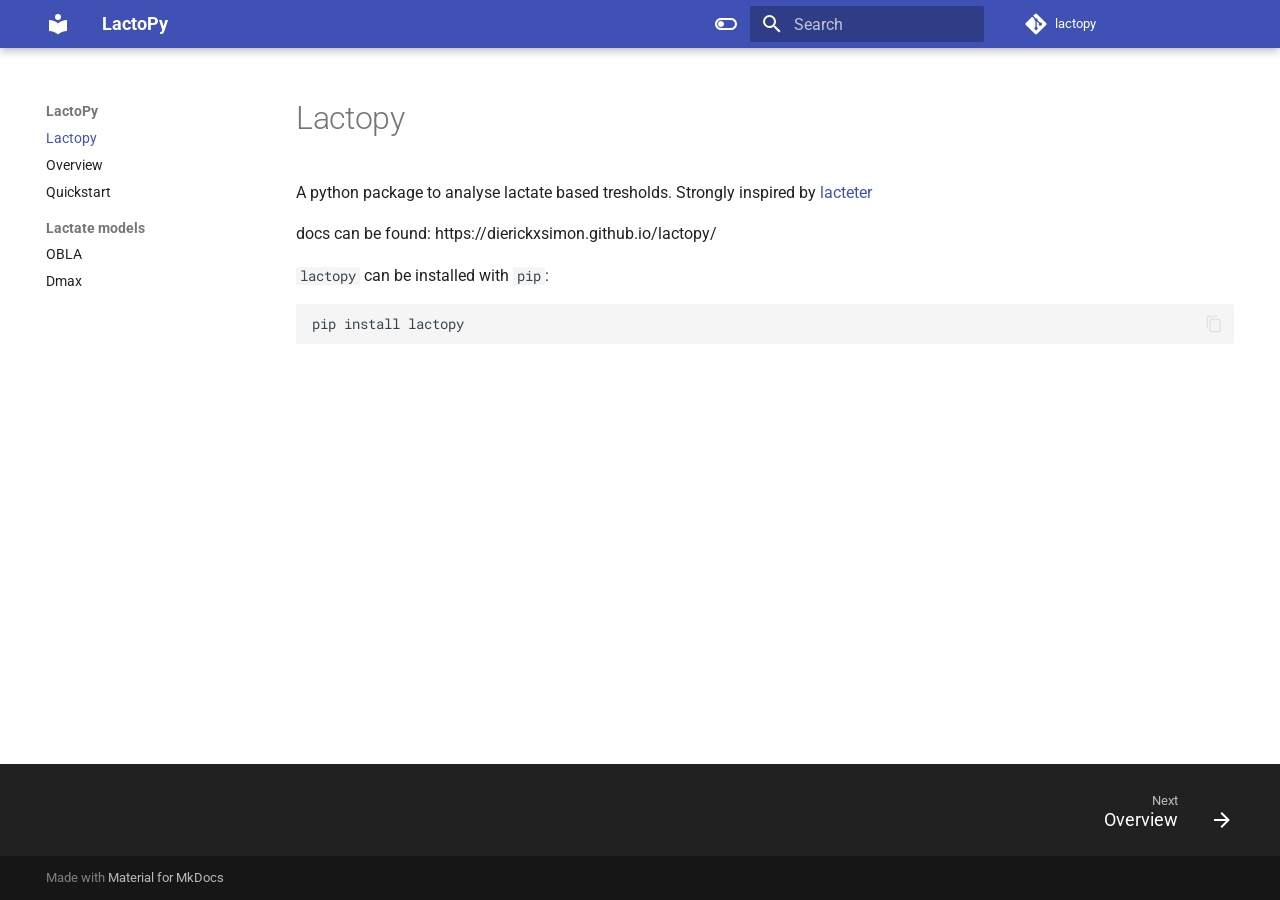
<file: index.html>
<!doctype html>
<html lang="en" class="no-js">
  <head>
    
      <meta charset="utf-8">
      <meta name="viewport" content="width=device-width,initial-scale=1">
      
      
      
      
      
        <link rel="next" href="overview/">
      
      
      <link rel="icon" href="assets/images/favicon.png">
      <meta name="generator" content="mkdocs-1.6.1, mkdocs-material-9.6.12">
    
    
      
        <title>LactoPy</title>
      
    
    
      <link rel="stylesheet" href="assets/stylesheets/main.2afb09e1.min.css">
      
        
        <link rel="stylesheet" href="assets/stylesheets/palette.06af60db.min.css">
      
      


    
    
      
    
    
      
        
        
        <link rel="preconnect" href="https://fonts.gstatic.com" crossorigin>
        <link rel="stylesheet" href="https://fonts.googleapis.com/css?family=Roboto:300,300i,400,400i,700,700i%7CRoboto+Mono:400,400i,700,700i&display=fallback">
        <style>:root{--md-text-font:"Roboto";--md-code-font:"Roboto Mono"}</style>
      
    
    
      <link rel="stylesheet" href="assets/_mkdocstrings.css">
    
      <link rel="stylesheet" href="css/custom_css.css">
    
    <script>__md_scope=new URL(".",location),__md_hash=e=>[...e].reduce(((e,_)=>(e<<5)-e+_.charCodeAt(0)),0),__md_get=(e,_=localStorage,t=__md_scope)=>JSON.parse(_.getItem(t.pathname+"."+e)),__md_set=(e,_,t=localStorage,a=__md_scope)=>{try{t.setItem(a.pathname+"."+e,JSON.stringify(_))}catch(e){}}</script>
    
      

    
    
    
  </head>
  
  
    
    
      
    
    
    
    
    <body dir="ltr" data-md-color-scheme="default" data-md-color-primary="darkblue" data-md-color-accent="purple">
  
    
    <input class="md-toggle" data-md-toggle="drawer" type="checkbox" id="__drawer" autocomplete="off">
    <input class="md-toggle" data-md-toggle="search" type="checkbox" id="__search" autocomplete="off">
    <label class="md-overlay" for="__drawer"></label>
    <div data-md-component="skip">
      
        
        <a href="#lactopy" class="md-skip">
          Skip to content
        </a>
      
    </div>
    <div data-md-component="announce">
      
    </div>
    
    
      

  

<header class="md-header md-header--shadow" data-md-component="header">
  <nav class="md-header__inner md-grid" aria-label="Header">
    <a href="." title="LactoPy" class="md-header__button md-logo" aria-label="LactoPy" data-md-component="logo">
      
  
  <svg xmlns="http://www.w3.org/2000/svg" viewBox="0 0 24 24"><path d="M12 8a3 3 0 0 0 3-3 3 3 0 0 0-3-3 3 3 0 0 0-3 3 3 3 0 0 0 3 3m0 3.54C9.64 9.35 6.5 8 3 8v11c3.5 0 6.64 1.35 9 3.54 2.36-2.19 5.5-3.54 9-3.54V8c-3.5 0-6.64 1.35-9 3.54"/></svg>

    </a>
    <label class="md-header__button md-icon" for="__drawer">
      
      <svg xmlns="http://www.w3.org/2000/svg" viewBox="0 0 24 24"><path d="M3 6h18v2H3zm0 5h18v2H3zm0 5h18v2H3z"/></svg>
    </label>
    <div class="md-header__title" data-md-component="header-title">
      <div class="md-header__ellipsis">
        <div class="md-header__topic">
          <span class="md-ellipsis">
            LactoPy
          </span>
        </div>
        <div class="md-header__topic" data-md-component="header-topic">
          <span class="md-ellipsis">
            
              Lactopy
            
          </span>
        </div>
      </div>
    </div>
    
      
        <form class="md-header__option" data-md-component="palette">
  
    
    
    
    <input class="md-option" data-md-color-media="" data-md-color-scheme="default" data-md-color-primary="darkblue" data-md-color-accent="purple"  aria-label="Switch to dark mode"  type="radio" name="__palette" id="__palette_0">
    
      <label class="md-header__button md-icon" title="Switch to dark mode" for="__palette_1" hidden>
        <svg xmlns="http://www.w3.org/2000/svg" viewBox="0 0 24 24"><path d="M17 6H7c-3.31 0-6 2.69-6 6s2.69 6 6 6h10c3.31 0 6-2.69 6-6s-2.69-6-6-6m0 10H7c-2.21 0-4-1.79-4-4s1.79-4 4-4h10c2.21 0 4 1.79 4 4s-1.79 4-4 4M7 9c-1.66 0-3 1.34-3 3s1.34 3 3 3 3-1.34 3-3-1.34-3-3-3"/></svg>
      </label>
    
  
    
    
    
    <input class="md-option" data-md-color-media="" data-md-color-scheme="slate" data-md-color-primary="blue" data-md-color-accent="lime"  aria-label="Switch to light mode"  type="radio" name="__palette" id="__palette_1">
    
      <label class="md-header__button md-icon" title="Switch to light mode" for="__palette_0" hidden>
        <svg xmlns="http://www.w3.org/2000/svg" viewBox="0 0 24 24"><path d="M17 7H7a5 5 0 0 0-5 5 5 5 0 0 0 5 5h10a5 5 0 0 0 5-5 5 5 0 0 0-5-5m0 8a3 3 0 0 1-3-3 3 3 0 0 1 3-3 3 3 0 0 1 3 3 3 3 0 0 1-3 3"/></svg>
      </label>
    
  
</form>
      
    
    
      <script>var palette=__md_get("__palette");if(palette&&palette.color){if("(prefers-color-scheme)"===palette.color.media){var media=matchMedia("(prefers-color-scheme: light)"),input=document.querySelector(media.matches?"[data-md-color-media='(prefers-color-scheme: light)']":"[data-md-color-media='(prefers-color-scheme: dark)']");palette.color.media=input.getAttribute("data-md-color-media"),palette.color.scheme=input.getAttribute("data-md-color-scheme"),palette.color.primary=input.getAttribute("data-md-color-primary"),palette.color.accent=input.getAttribute("data-md-color-accent")}for(var[key,value]of Object.entries(palette.color))document.body.setAttribute("data-md-color-"+key,value)}</script>
    
    
    
      
      
        <label class="md-header__button md-icon" for="__search">
          
          <svg xmlns="http://www.w3.org/2000/svg" viewBox="0 0 24 24"><path d="M9.5 3A6.5 6.5 0 0 1 16 9.5c0 1.61-.59 3.09-1.56 4.23l.27.27h.79l5 5-1.5 1.5-5-5v-.79l-.27-.27A6.52 6.52 0 0 1 9.5 16 6.5 6.5 0 0 1 3 9.5 6.5 6.5 0 0 1 9.5 3m0 2C7 5 5 7 5 9.5S7 14 9.5 14 14 12 14 9.5 12 5 9.5 5"/></svg>
        </label>
        <div class="md-search" data-md-component="search" role="dialog">
  <label class="md-search__overlay" for="__search"></label>
  <div class="md-search__inner" role="search">
    <form class="md-search__form" name="search">
      <input type="text" class="md-search__input" name="query" aria-label="Search" placeholder="Search" autocapitalize="off" autocorrect="off" autocomplete="off" spellcheck="false" data-md-component="search-query" required>
      <label class="md-search__icon md-icon" for="__search">
        
        <svg xmlns="http://www.w3.org/2000/svg" viewBox="0 0 24 24"><path d="M9.5 3A6.5 6.5 0 0 1 16 9.5c0 1.61-.59 3.09-1.56 4.23l.27.27h.79l5 5-1.5 1.5-5-5v-.79l-.27-.27A6.52 6.52 0 0 1 9.5 16 6.5 6.5 0 0 1 3 9.5 6.5 6.5 0 0 1 9.5 3m0 2C7 5 5 7 5 9.5S7 14 9.5 14 14 12 14 9.5 12 5 9.5 5"/></svg>
        
        <svg xmlns="http://www.w3.org/2000/svg" viewBox="0 0 24 24"><path d="M20 11v2H8l5.5 5.5-1.42 1.42L4.16 12l7.92-7.92L13.5 5.5 8 11z"/></svg>
      </label>
      <nav class="md-search__options" aria-label="Search">
        
        <button type="reset" class="md-search__icon md-icon" title="Clear" aria-label="Clear" tabindex="-1">
          
          <svg xmlns="http://www.w3.org/2000/svg" viewBox="0 0 24 24"><path d="M19 6.41 17.59 5 12 10.59 6.41 5 5 6.41 10.59 12 5 17.59 6.41 19 12 13.41 17.59 19 19 17.59 13.41 12z"/></svg>
        </button>
      </nav>
      
        <div class="md-search__suggest" data-md-component="search-suggest"></div>
      
    </form>
    <div class="md-search__output">
      <div class="md-search__scrollwrap" tabindex="0" data-md-scrollfix>
        <div class="md-search-result" data-md-component="search-result">
          <div class="md-search-result__meta">
            Initializing search
          </div>
          <ol class="md-search-result__list" role="presentation"></ol>
        </div>
      </div>
    </div>
  </div>
</div>
      
    
    
      <div class="md-header__source">
        <a href="https://github.com/athlete-profiler/lactopy" title="Go to repository" class="md-source" data-md-component="source">
  <div class="md-source__icon md-icon">
    
    <svg xmlns="http://www.w3.org/2000/svg" viewBox="0 0 448 512"><!--! Font Awesome Free 6.7.2 by @fontawesome - https://fontawesome.com License - https://fontawesome.com/license/free (Icons: CC BY 4.0, Fonts: SIL OFL 1.1, Code: MIT License) Copyright 2024 Fonticons, Inc.--><path d="M439.55 236.05 244 40.45a28.87 28.87 0 0 0-40.81 0l-40.66 40.63 51.52 51.52c27.06-9.14 52.68 16.77 43.39 43.68l49.66 49.66c34.23-11.8 61.18 31 35.47 56.69-26.49 26.49-70.21-2.87-56-37.34L240.22 199v121.85c25.3 12.54 22.26 41.85 9.08 55a34.34 34.34 0 0 1-48.55 0c-17.57-17.6-11.07-46.91 11.25-56v-123c-20.8-8.51-24.6-30.74-18.64-45L142.57 101 8.45 235.14a28.86 28.86 0 0 0 0 40.81l195.61 195.6a28.86 28.86 0 0 0 40.8 0l194.69-194.69a28.86 28.86 0 0 0 0-40.81"/></svg>
  </div>
  <div class="md-source__repository">
    lactopy
  </div>
</a>
      </div>
    
  </nav>
  
</header>
    
    <div class="md-container" data-md-component="container">
      
      
        
          
        
      
      <main class="md-main" data-md-component="main">
        <div class="md-main__inner md-grid">
          
            
              
              <div class="md-sidebar md-sidebar--primary" data-md-component="sidebar" data-md-type="navigation" >
                <div class="md-sidebar__scrollwrap">
                  <div class="md-sidebar__inner">
                    



  

<nav class="md-nav md-nav--primary md-nav--integrated" aria-label="Navigation" data-md-level="0">
  <label class="md-nav__title" for="__drawer">
    <a href="." title="LactoPy" class="md-nav__button md-logo" aria-label="LactoPy" data-md-component="logo">
      
  
  <svg xmlns="http://www.w3.org/2000/svg" viewBox="0 0 24 24"><path d="M12 8a3 3 0 0 0 3-3 3 3 0 0 0-3-3 3 3 0 0 0-3 3 3 3 0 0 0 3 3m0 3.54C9.64 9.35 6.5 8 3 8v11c3.5 0 6.64 1.35 9 3.54 2.36-2.19 5.5-3.54 9-3.54V8c-3.5 0-6.64 1.35-9 3.54"/></svg>

    </a>
    LactoPy
  </label>
  
    <div class="md-nav__source">
      <a href="https://github.com/athlete-profiler/lactopy" title="Go to repository" class="md-source" data-md-component="source">
  <div class="md-source__icon md-icon">
    
    <svg xmlns="http://www.w3.org/2000/svg" viewBox="0 0 448 512"><!--! Font Awesome Free 6.7.2 by @fontawesome - https://fontawesome.com License - https://fontawesome.com/license/free (Icons: CC BY 4.0, Fonts: SIL OFL 1.1, Code: MIT License) Copyright 2024 Fonticons, Inc.--><path d="M439.55 236.05 244 40.45a28.87 28.87 0 0 0-40.81 0l-40.66 40.63 51.52 51.52c27.06-9.14 52.68 16.77 43.39 43.68l49.66 49.66c34.23-11.8 61.18 31 35.47 56.69-26.49 26.49-70.21-2.87-56-37.34L240.22 199v121.85c25.3 12.54 22.26 41.85 9.08 55a34.34 34.34 0 0 1-48.55 0c-17.57-17.6-11.07-46.91 11.25-56v-123c-20.8-8.51-24.6-30.74-18.64-45L142.57 101 8.45 235.14a28.86 28.86 0 0 0 0 40.81l195.61 195.6a28.86 28.86 0 0 0 40.8 0l194.69-194.69a28.86 28.86 0 0 0 0-40.81"/></svg>
  </div>
  <div class="md-source__repository">
    lactopy
  </div>
</a>
    </div>
  
  <ul class="md-nav__list" data-md-scrollfix>
    
      
      
  
  
    
  
  
  
    <li class="md-nav__item md-nav__item--active">
      
      <input class="md-nav__toggle md-toggle" type="checkbox" id="__toc">
      
      
        
      
      
      <a href="." class="md-nav__link md-nav__link--active">
        
  
  
  <span class="md-ellipsis">
    Lactopy
    
  </span>
  

      </a>
      
    </li>
  

    
      
      
  
  
  
  
    <li class="md-nav__item">
      <a href="overview/" class="md-nav__link">
        
  
  
  <span class="md-ellipsis">
    Overview
    
  </span>
  

      </a>
    </li>
  

    
      
      
  
  
  
  
    <li class="md-nav__item">
      <a href="quickstart/" class="md-nav__link">
        
  
  
  <span class="md-ellipsis">
    Quickstart
    
  </span>
  

      </a>
    </li>
  

    
      
      
  
  
  
  
    
    
      
        
      
        
      
    
    
    
      
        
        
      
    
    
    <li class="md-nav__item md-nav__item--section md-nav__item--nested">
      
        
        
          
        
        <input class="md-nav__toggle md-toggle md-toggle--indeterminate" type="checkbox" id="__nav_4" >
        
          
          <label class="md-nav__link" for="__nav_4" id="__nav_4_label" tabindex="">
            
  
  
  <span class="md-ellipsis">
    Lactate models
    
  </span>
  

            <span class="md-nav__icon md-icon"></span>
          </label>
        
        <nav class="md-nav" data-md-level="1" aria-labelledby="__nav_4_label" aria-expanded="false">
          <label class="md-nav__title" for="__nav_4">
            <span class="md-nav__icon md-icon"></span>
            Lactate models
          </label>
          <ul class="md-nav__list" data-md-scrollfix>
            
              
                
  
  
  
  
    <li class="md-nav__item">
      <a href="lactate_models/OBLA/" class="md-nav__link">
        
  
  
  <span class="md-ellipsis">
    OBLA
    
  </span>
  

      </a>
    </li>
  

              
            
              
                
  
  
  
  
    <li class="md-nav__item">
      <a href="lactate_models/dmax/" class="md-nav__link">
        
  
  
  <span class="md-ellipsis">
    Dmax
    
  </span>
  

      </a>
    </li>
  

              
            
          </ul>
        </nav>
      
    </li>
  

    
  </ul>
</nav>
                  </div>
                </div>
              </div>
            
            
          
          
            <div class="md-content" data-md-component="content">
              <article class="md-content__inner md-typeset">
                
                  


  
  


<h1 id="lactopy">Lactopy</h1>
<p>A python package to analyse lactate based tresholds. Strongly inspired by <a href="https://github.com/fmmattioni/lactater">lacteter</a></p>
<p>docs can be found: https://dierickxsimon.github.io/lactopy/</p>
<p><code>lactopy</code> can be installed with <code>pip</code>:</p>
<div class="highlight"><pre><span></span><code><a id="__codelineno-0-1" name="__codelineno-0-1" href="#__codelineno-0-1"></a>pip<span class="w"> </span>install<span class="w"> </span>lactopy
</code></pre></div>












                
              </article>
            </div>
          
          
  <script>var tabs=__md_get("__tabs");if(Array.isArray(tabs))e:for(var set of document.querySelectorAll(".tabbed-set")){var labels=set.querySelector(".tabbed-labels");for(var tab of tabs)for(var label of labels.getElementsByTagName("label"))if(label.innerText.trim()===tab){var input=document.getElementById(label.htmlFor);input.checked=!0;continue e}}</script>

<script>var target=document.getElementById(location.hash.slice(1));target&&target.name&&(target.checked=target.name.startsWith("__tabbed_"))</script>
        </div>
        
          <button type="button" class="md-top md-icon" data-md-component="top" hidden>
  
  <svg xmlns="http://www.w3.org/2000/svg" viewBox="0 0 24 24"><path d="M13 20h-2V8l-5.5 5.5-1.42-1.42L12 4.16l7.92 7.92-1.42 1.42L13 8z"/></svg>
  Back to top
</button>
        
      </main>
      
        <footer class="md-footer">
  
    
      
      <nav class="md-footer__inner md-grid" aria-label="Footer" >
        
        
          
          <a href="overview/" class="md-footer__link md-footer__link--next" aria-label="Next: Overview">
            <div class="md-footer__title">
              <span class="md-footer__direction">
                Next
              </span>
              <div class="md-ellipsis">
                Overview
              </div>
            </div>
            <div class="md-footer__button md-icon">
              
              <svg xmlns="http://www.w3.org/2000/svg" viewBox="0 0 24 24"><path d="M4 11v2h12l-5.5 5.5 1.42 1.42L19.84 12l-7.92-7.92L10.5 5.5 16 11z"/></svg>
            </div>
          </a>
        
      </nav>
    
  
  <div class="md-footer-meta md-typeset">
    <div class="md-footer-meta__inner md-grid">
      <div class="md-copyright">
  
  
    Made with
    <a href="https://squidfunk.github.io/mkdocs-material/" target="_blank" rel="noopener">
      Material for MkDocs
    </a>
  
</div>
      
    </div>
  </div>
</footer>
      
    </div>
    <div class="md-dialog" data-md-component="dialog">
      <div class="md-dialog__inner md-typeset"></div>
    </div>
    
      <div class="md-progress" data-md-component="progress" role="progressbar"></div>
    
    
    
      
      <script id="__config" type="application/json">{"base": ".", "features": ["navigation.path", "navigation.instant", "navigation.expand", "navigation.instant.prefetch", "navigation.instant.progress", "navigation.sections", "navigation.indexes", "navigation.tracking", "navigation.footer", "navigation.top", "toc.integrate", "navigation.top", "search.suggest", "search.highlight", "content.tabs.link", "content.code.annotation", "content.code.copy"], "search": "assets/javascripts/workers/search.f8cc74c7.min.js", "tags": null, "translations": {"clipboard.copied": "Copied to clipboard", "clipboard.copy": "Copy to clipboard", "search.result.more.one": "1 more on this page", "search.result.more.other": "# more on this page", "search.result.none": "No matching documents", "search.result.one": "1 matching document", "search.result.other": "# matching documents", "search.result.placeholder": "Type to start searching", "search.result.term.missing": "Missing", "select.version": "Select version"}, "version": null}</script>
    
    
      <script src="assets/javascripts/bundle.c8b220af.min.js"></script>
      
    
  </body>
</html>
</file>
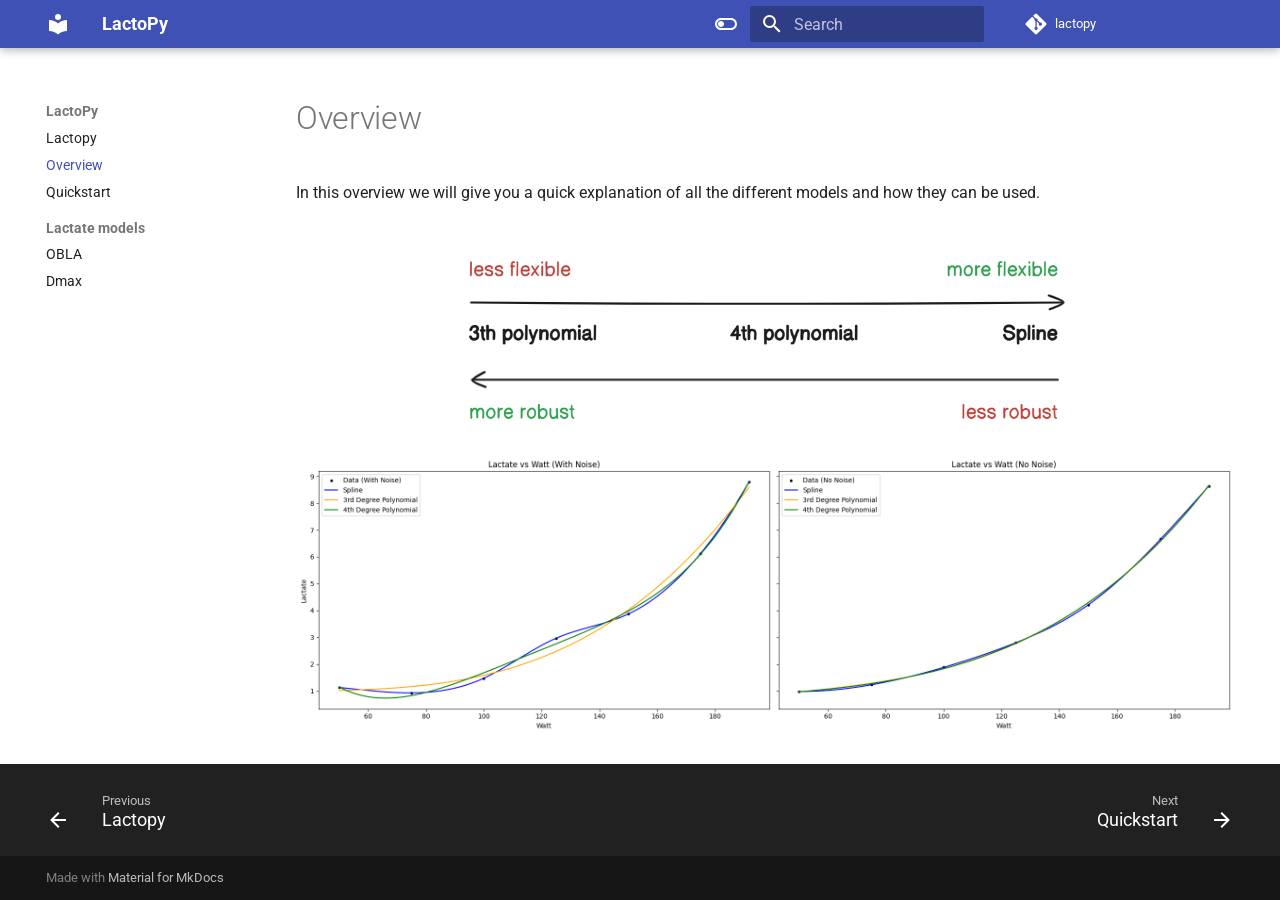
<file: overview/index.html>
<!doctype html>
<html lang="en" class="no-js">
  <head>
    
      <meta charset="utf-8">
      <meta name="viewport" content="width=device-width,initial-scale=1">
      
      
      
      
        <link rel="prev" href="..">
      
      
        <link rel="next" href="../quickstart/">
      
      
      <link rel="icon" href="../assets/images/favicon.png">
      <meta name="generator" content="mkdocs-1.6.1, mkdocs-material-9.6.12">
    
    
      
        <title>Overview - LactoPy</title>
      
    
    
      <link rel="stylesheet" href="../assets/stylesheets/main.2afb09e1.min.css">
      
        
        <link rel="stylesheet" href="../assets/stylesheets/palette.06af60db.min.css">
      
      


    
    
      
    
    
      
        
        
        <link rel="preconnect" href="https://fonts.gstatic.com" crossorigin>
        <link rel="stylesheet" href="https://fonts.googleapis.com/css?family=Roboto:300,300i,400,400i,700,700i%7CRoboto+Mono:400,400i,700,700i&display=fallback">
        <style>:root{--md-text-font:"Roboto";--md-code-font:"Roboto Mono"}</style>
      
    
    
      <link rel="stylesheet" href="../assets/_mkdocstrings.css">
    
      <link rel="stylesheet" href="../css/custom_css.css">
    
    <script>__md_scope=new URL("..",location),__md_hash=e=>[...e].reduce(((e,_)=>(e<<5)-e+_.charCodeAt(0)),0),__md_get=(e,_=localStorage,t=__md_scope)=>JSON.parse(_.getItem(t.pathname+"."+e)),__md_set=(e,_,t=localStorage,a=__md_scope)=>{try{t.setItem(a.pathname+"."+e,JSON.stringify(_))}catch(e){}}</script>
    
      

    
    
    
  </head>
  
  
    
    
      
    
    
    
    
    <body dir="ltr" data-md-color-scheme="default" data-md-color-primary="darkblue" data-md-color-accent="purple">
  
    
    <input class="md-toggle" data-md-toggle="drawer" type="checkbox" id="__drawer" autocomplete="off">
    <input class="md-toggle" data-md-toggle="search" type="checkbox" id="__search" autocomplete="off">
    <label class="md-overlay" for="__drawer"></label>
    <div data-md-component="skip">
      
        
        <a href="#overview" class="md-skip">
          Skip to content
        </a>
      
    </div>
    <div data-md-component="announce">
      
    </div>
    
    
      

  

<header class="md-header md-header--shadow" data-md-component="header">
  <nav class="md-header__inner md-grid" aria-label="Header">
    <a href=".." title="LactoPy" class="md-header__button md-logo" aria-label="LactoPy" data-md-component="logo">
      
  
  <svg xmlns="http://www.w3.org/2000/svg" viewBox="0 0 24 24"><path d="M12 8a3 3 0 0 0 3-3 3 3 0 0 0-3-3 3 3 0 0 0-3 3 3 3 0 0 0 3 3m0 3.54C9.64 9.35 6.5 8 3 8v11c3.5 0 6.64 1.35 9 3.54 2.36-2.19 5.5-3.54 9-3.54V8c-3.5 0-6.64 1.35-9 3.54"/></svg>

    </a>
    <label class="md-header__button md-icon" for="__drawer">
      
      <svg xmlns="http://www.w3.org/2000/svg" viewBox="0 0 24 24"><path d="M3 6h18v2H3zm0 5h18v2H3zm0 5h18v2H3z"/></svg>
    </label>
    <div class="md-header__title" data-md-component="header-title">
      <div class="md-header__ellipsis">
        <div class="md-header__topic">
          <span class="md-ellipsis">
            LactoPy
          </span>
        </div>
        <div class="md-header__topic" data-md-component="header-topic">
          <span class="md-ellipsis">
            
              Overview
            
          </span>
        </div>
      </div>
    </div>
    
      
        <form class="md-header__option" data-md-component="palette">
  
    
    
    
    <input class="md-option" data-md-color-media="" data-md-color-scheme="default" data-md-color-primary="darkblue" data-md-color-accent="purple"  aria-label="Switch to dark mode"  type="radio" name="__palette" id="__palette_0">
    
      <label class="md-header__button md-icon" title="Switch to dark mode" for="__palette_1" hidden>
        <svg xmlns="http://www.w3.org/2000/svg" viewBox="0 0 24 24"><path d="M17 6H7c-3.31 0-6 2.69-6 6s2.69 6 6 6h10c3.31 0 6-2.69 6-6s-2.69-6-6-6m0 10H7c-2.21 0-4-1.79-4-4s1.79-4 4-4h10c2.21 0 4 1.79 4 4s-1.79 4-4 4M7 9c-1.66 0-3 1.34-3 3s1.34 3 3 3 3-1.34 3-3-1.34-3-3-3"/></svg>
      </label>
    
  
    
    
    
    <input class="md-option" data-md-color-media="" data-md-color-scheme="slate" data-md-color-primary="blue" data-md-color-accent="lime"  aria-label="Switch to light mode"  type="radio" name="__palette" id="__palette_1">
    
      <label class="md-header__button md-icon" title="Switch to light mode" for="__palette_0" hidden>
        <svg xmlns="http://www.w3.org/2000/svg" viewBox="0 0 24 24"><path d="M17 7H7a5 5 0 0 0-5 5 5 5 0 0 0 5 5h10a5 5 0 0 0 5-5 5 5 0 0 0-5-5m0 8a3 3 0 0 1-3-3 3 3 0 0 1 3-3 3 3 0 0 1 3 3 3 3 0 0 1-3 3"/></svg>
      </label>
    
  
</form>
      
    
    
      <script>var palette=__md_get("__palette");if(palette&&palette.color){if("(prefers-color-scheme)"===palette.color.media){var media=matchMedia("(prefers-color-scheme: light)"),input=document.querySelector(media.matches?"[data-md-color-media='(prefers-color-scheme: light)']":"[data-md-color-media='(prefers-color-scheme: dark)']");palette.color.media=input.getAttribute("data-md-color-media"),palette.color.scheme=input.getAttribute("data-md-color-scheme"),palette.color.primary=input.getAttribute("data-md-color-primary"),palette.color.accent=input.getAttribute("data-md-color-accent")}for(var[key,value]of Object.entries(palette.color))document.body.setAttribute("data-md-color-"+key,value)}</script>
    
    
    
      
      
        <label class="md-header__button md-icon" for="__search">
          
          <svg xmlns="http://www.w3.org/2000/svg" viewBox="0 0 24 24"><path d="M9.5 3A6.5 6.5 0 0 1 16 9.5c0 1.61-.59 3.09-1.56 4.23l.27.27h.79l5 5-1.5 1.5-5-5v-.79l-.27-.27A6.52 6.52 0 0 1 9.5 16 6.5 6.5 0 0 1 3 9.5 6.5 6.5 0 0 1 9.5 3m0 2C7 5 5 7 5 9.5S7 14 9.5 14 14 12 14 9.5 12 5 9.5 5"/></svg>
        </label>
        <div class="md-search" data-md-component="search" role="dialog">
  <label class="md-search__overlay" for="__search"></label>
  <div class="md-search__inner" role="search">
    <form class="md-search__form" name="search">
      <input type="text" class="md-search__input" name="query" aria-label="Search" placeholder="Search" autocapitalize="off" autocorrect="off" autocomplete="off" spellcheck="false" data-md-component="search-query" required>
      <label class="md-search__icon md-icon" for="__search">
        
        <svg xmlns="http://www.w3.org/2000/svg" viewBox="0 0 24 24"><path d="M9.5 3A6.5 6.5 0 0 1 16 9.5c0 1.61-.59 3.09-1.56 4.23l.27.27h.79l5 5-1.5 1.5-5-5v-.79l-.27-.27A6.52 6.52 0 0 1 9.5 16 6.5 6.5 0 0 1 3 9.5 6.5 6.5 0 0 1 9.5 3m0 2C7 5 5 7 5 9.5S7 14 9.5 14 14 12 14 9.5 12 5 9.5 5"/></svg>
        
        <svg xmlns="http://www.w3.org/2000/svg" viewBox="0 0 24 24"><path d="M20 11v2H8l5.5 5.5-1.42 1.42L4.16 12l7.92-7.92L13.5 5.5 8 11z"/></svg>
      </label>
      <nav class="md-search__options" aria-label="Search">
        
        <button type="reset" class="md-search__icon md-icon" title="Clear" aria-label="Clear" tabindex="-1">
          
          <svg xmlns="http://www.w3.org/2000/svg" viewBox="0 0 24 24"><path d="M19 6.41 17.59 5 12 10.59 6.41 5 5 6.41 10.59 12 5 17.59 6.41 19 12 13.41 17.59 19 19 17.59 13.41 12z"/></svg>
        </button>
      </nav>
      
        <div class="md-search__suggest" data-md-component="search-suggest"></div>
      
    </form>
    <div class="md-search__output">
      <div class="md-search__scrollwrap" tabindex="0" data-md-scrollfix>
        <div class="md-search-result" data-md-component="search-result">
          <div class="md-search-result__meta">
            Initializing search
          </div>
          <ol class="md-search-result__list" role="presentation"></ol>
        </div>
      </div>
    </div>
  </div>
</div>
      
    
    
      <div class="md-header__source">
        <a href="https://github.com/athlete-profiler/lactopy" title="Go to repository" class="md-source" data-md-component="source">
  <div class="md-source__icon md-icon">
    
    <svg xmlns="http://www.w3.org/2000/svg" viewBox="0 0 448 512"><!--! Font Awesome Free 6.7.2 by @fontawesome - https://fontawesome.com License - https://fontawesome.com/license/free (Icons: CC BY 4.0, Fonts: SIL OFL 1.1, Code: MIT License) Copyright 2024 Fonticons, Inc.--><path d="M439.55 236.05 244 40.45a28.87 28.87 0 0 0-40.81 0l-40.66 40.63 51.52 51.52c27.06-9.14 52.68 16.77 43.39 43.68l49.66 49.66c34.23-11.8 61.18 31 35.47 56.69-26.49 26.49-70.21-2.87-56-37.34L240.22 199v121.85c25.3 12.54 22.26 41.85 9.08 55a34.34 34.34 0 0 1-48.55 0c-17.57-17.6-11.07-46.91 11.25-56v-123c-20.8-8.51-24.6-30.74-18.64-45L142.57 101 8.45 235.14a28.86 28.86 0 0 0 0 40.81l195.61 195.6a28.86 28.86 0 0 0 40.8 0l194.69-194.69a28.86 28.86 0 0 0 0-40.81"/></svg>
  </div>
  <div class="md-source__repository">
    lactopy
  </div>
</a>
      </div>
    
  </nav>
  
</header>
    
    <div class="md-container" data-md-component="container">
      
      
        
          
        
      
      <main class="md-main" data-md-component="main">
        <div class="md-main__inner md-grid">
          
            
              
              <div class="md-sidebar md-sidebar--primary" data-md-component="sidebar" data-md-type="navigation" >
                <div class="md-sidebar__scrollwrap">
                  <div class="md-sidebar__inner">
                    



  

<nav class="md-nav md-nav--primary md-nav--integrated" aria-label="Navigation" data-md-level="0">
  <label class="md-nav__title" for="__drawer">
    <a href=".." title="LactoPy" class="md-nav__button md-logo" aria-label="LactoPy" data-md-component="logo">
      
  
  <svg xmlns="http://www.w3.org/2000/svg" viewBox="0 0 24 24"><path d="M12 8a3 3 0 0 0 3-3 3 3 0 0 0-3-3 3 3 0 0 0-3 3 3 3 0 0 0 3 3m0 3.54C9.64 9.35 6.5 8 3 8v11c3.5 0 6.64 1.35 9 3.54 2.36-2.19 5.5-3.54 9-3.54V8c-3.5 0-6.64 1.35-9 3.54"/></svg>

    </a>
    LactoPy
  </label>
  
    <div class="md-nav__source">
      <a href="https://github.com/athlete-profiler/lactopy" title="Go to repository" class="md-source" data-md-component="source">
  <div class="md-source__icon md-icon">
    
    <svg xmlns="http://www.w3.org/2000/svg" viewBox="0 0 448 512"><!--! Font Awesome Free 6.7.2 by @fontawesome - https://fontawesome.com License - https://fontawesome.com/license/free (Icons: CC BY 4.0, Fonts: SIL OFL 1.1, Code: MIT License) Copyright 2024 Fonticons, Inc.--><path d="M439.55 236.05 244 40.45a28.87 28.87 0 0 0-40.81 0l-40.66 40.63 51.52 51.52c27.06-9.14 52.68 16.77 43.39 43.68l49.66 49.66c34.23-11.8 61.18 31 35.47 56.69-26.49 26.49-70.21-2.87-56-37.34L240.22 199v121.85c25.3 12.54 22.26 41.85 9.08 55a34.34 34.34 0 0 1-48.55 0c-17.57-17.6-11.07-46.91 11.25-56v-123c-20.8-8.51-24.6-30.74-18.64-45L142.57 101 8.45 235.14a28.86 28.86 0 0 0 0 40.81l195.61 195.6a28.86 28.86 0 0 0 40.8 0l194.69-194.69a28.86 28.86 0 0 0 0-40.81"/></svg>
  </div>
  <div class="md-source__repository">
    lactopy
  </div>
</a>
    </div>
  
  <ul class="md-nav__list" data-md-scrollfix>
    
      
      
  
  
  
  
    <li class="md-nav__item">
      <a href=".." class="md-nav__link">
        
  
  
  <span class="md-ellipsis">
    Lactopy
    
  </span>
  

      </a>
    </li>
  

    
      
      
  
  
    
  
  
  
    <li class="md-nav__item md-nav__item--active">
      
      <input class="md-nav__toggle md-toggle" type="checkbox" id="__toc">
      
      
        
      
      
      <a href="./" class="md-nav__link md-nav__link--active">
        
  
  
  <span class="md-ellipsis">
    Overview
    
  </span>
  

      </a>
      
    </li>
  

    
      
      
  
  
  
  
    <li class="md-nav__item">
      <a href="../quickstart/" class="md-nav__link">
        
  
  
  <span class="md-ellipsis">
    Quickstart
    
  </span>
  

      </a>
    </li>
  

    
      
      
  
  
  
  
    
    
      
        
      
        
      
    
    
    
      
        
        
      
    
    
    <li class="md-nav__item md-nav__item--section md-nav__item--nested">
      
        
        
          
        
        <input class="md-nav__toggle md-toggle md-toggle--indeterminate" type="checkbox" id="__nav_4" >
        
          
          <label class="md-nav__link" for="__nav_4" id="__nav_4_label" tabindex="">
            
  
  
  <span class="md-ellipsis">
    Lactate models
    
  </span>
  

            <span class="md-nav__icon md-icon"></span>
          </label>
        
        <nav class="md-nav" data-md-level="1" aria-labelledby="__nav_4_label" aria-expanded="false">
          <label class="md-nav__title" for="__nav_4">
            <span class="md-nav__icon md-icon"></span>
            Lactate models
          </label>
          <ul class="md-nav__list" data-md-scrollfix>
            
              
                
  
  
  
  
    <li class="md-nav__item">
      <a href="../lactate_models/OBLA/" class="md-nav__link">
        
  
  
  <span class="md-ellipsis">
    OBLA
    
  </span>
  

      </a>
    </li>
  

              
            
              
                
  
  
  
  
    <li class="md-nav__item">
      <a href="../lactate_models/dmax/" class="md-nav__link">
        
  
  
  <span class="md-ellipsis">
    Dmax
    
  </span>
  

      </a>
    </li>
  

              
            
          </ul>
        </nav>
      
    </li>
  

    
  </ul>
</nav>
                  </div>
                </div>
              </div>
            
            
          
          
            <div class="md-content" data-md-component="content">
              <article class="md-content__inner md-typeset">
                
                  


  
  


<h1 id="overview">Overview</h1>
<p>In this overview we will give you a quick explanation of all the different models and how they can be used.</p>
<p><img alt="flexible-robust-diagram" class="center" src="../assets/flexible-robust-diagram.png" />
<img alt="flexible-robust-diagram" class="center" src="../assets/flexible-robust-graph.png" /></p>












                
              </article>
            </div>
          
          
  <script>var tabs=__md_get("__tabs");if(Array.isArray(tabs))e:for(var set of document.querySelectorAll(".tabbed-set")){var labels=set.querySelector(".tabbed-labels");for(var tab of tabs)for(var label of labels.getElementsByTagName("label"))if(label.innerText.trim()===tab){var input=document.getElementById(label.htmlFor);input.checked=!0;continue e}}</script>

<script>var target=document.getElementById(location.hash.slice(1));target&&target.name&&(target.checked=target.name.startsWith("__tabbed_"))</script>
        </div>
        
          <button type="button" class="md-top md-icon" data-md-component="top" hidden>
  
  <svg xmlns="http://www.w3.org/2000/svg" viewBox="0 0 24 24"><path d="M13 20h-2V8l-5.5 5.5-1.42-1.42L12 4.16l7.92 7.92-1.42 1.42L13 8z"/></svg>
  Back to top
</button>
        
      </main>
      
        <footer class="md-footer">
  
    
      
      <nav class="md-footer__inner md-grid" aria-label="Footer" >
        
          
          <a href=".." class="md-footer__link md-footer__link--prev" aria-label="Previous: Lactopy">
            <div class="md-footer__button md-icon">
              
              <svg xmlns="http://www.w3.org/2000/svg" viewBox="0 0 24 24"><path d="M20 11v2H8l5.5 5.5-1.42 1.42L4.16 12l7.92-7.92L13.5 5.5 8 11z"/></svg>
            </div>
            <div class="md-footer__title">
              <span class="md-footer__direction">
                Previous
              </span>
              <div class="md-ellipsis">
                Lactopy
              </div>
            </div>
          </a>
        
        
          
          <a href="../quickstart/" class="md-footer__link md-footer__link--next" aria-label="Next: Quickstart">
            <div class="md-footer__title">
              <span class="md-footer__direction">
                Next
              </span>
              <div class="md-ellipsis">
                Quickstart
              </div>
            </div>
            <div class="md-footer__button md-icon">
              
              <svg xmlns="http://www.w3.org/2000/svg" viewBox="0 0 24 24"><path d="M4 11v2h12l-5.5 5.5 1.42 1.42L19.84 12l-7.92-7.92L10.5 5.5 16 11z"/></svg>
            </div>
          </a>
        
      </nav>
    
  
  <div class="md-footer-meta md-typeset">
    <div class="md-footer-meta__inner md-grid">
      <div class="md-copyright">
  
  
    Made with
    <a href="https://squidfunk.github.io/mkdocs-material/" target="_blank" rel="noopener">
      Material for MkDocs
    </a>
  
</div>
      
    </div>
  </div>
</footer>
      
    </div>
    <div class="md-dialog" data-md-component="dialog">
      <div class="md-dialog__inner md-typeset"></div>
    </div>
    
      <div class="md-progress" data-md-component="progress" role="progressbar"></div>
    
    
    
      
      <script id="__config" type="application/json">{"base": "..", "features": ["navigation.path", "navigation.instant", "navigation.expand", "navigation.instant.prefetch", "navigation.instant.progress", "navigation.sections", "navigation.indexes", "navigation.tracking", "navigation.footer", "navigation.top", "toc.integrate", "navigation.top", "search.suggest", "search.highlight", "content.tabs.link", "content.code.annotation", "content.code.copy"], "search": "../assets/javascripts/workers/search.f8cc74c7.min.js", "tags": null, "translations": {"clipboard.copied": "Copied to clipboard", "clipboard.copy": "Copy to clipboard", "search.result.more.one": "1 more on this page", "search.result.more.other": "# more on this page", "search.result.none": "No matching documents", "search.result.one": "1 matching document", "search.result.other": "# matching documents", "search.result.placeholder": "Type to start searching", "search.result.term.missing": "Missing", "select.version": "Select version"}, "version": null}</script>
    
    
      <script src="../assets/javascripts/bundle.c8b220af.min.js"></script>
      
    
  </body>
</html>
</file>
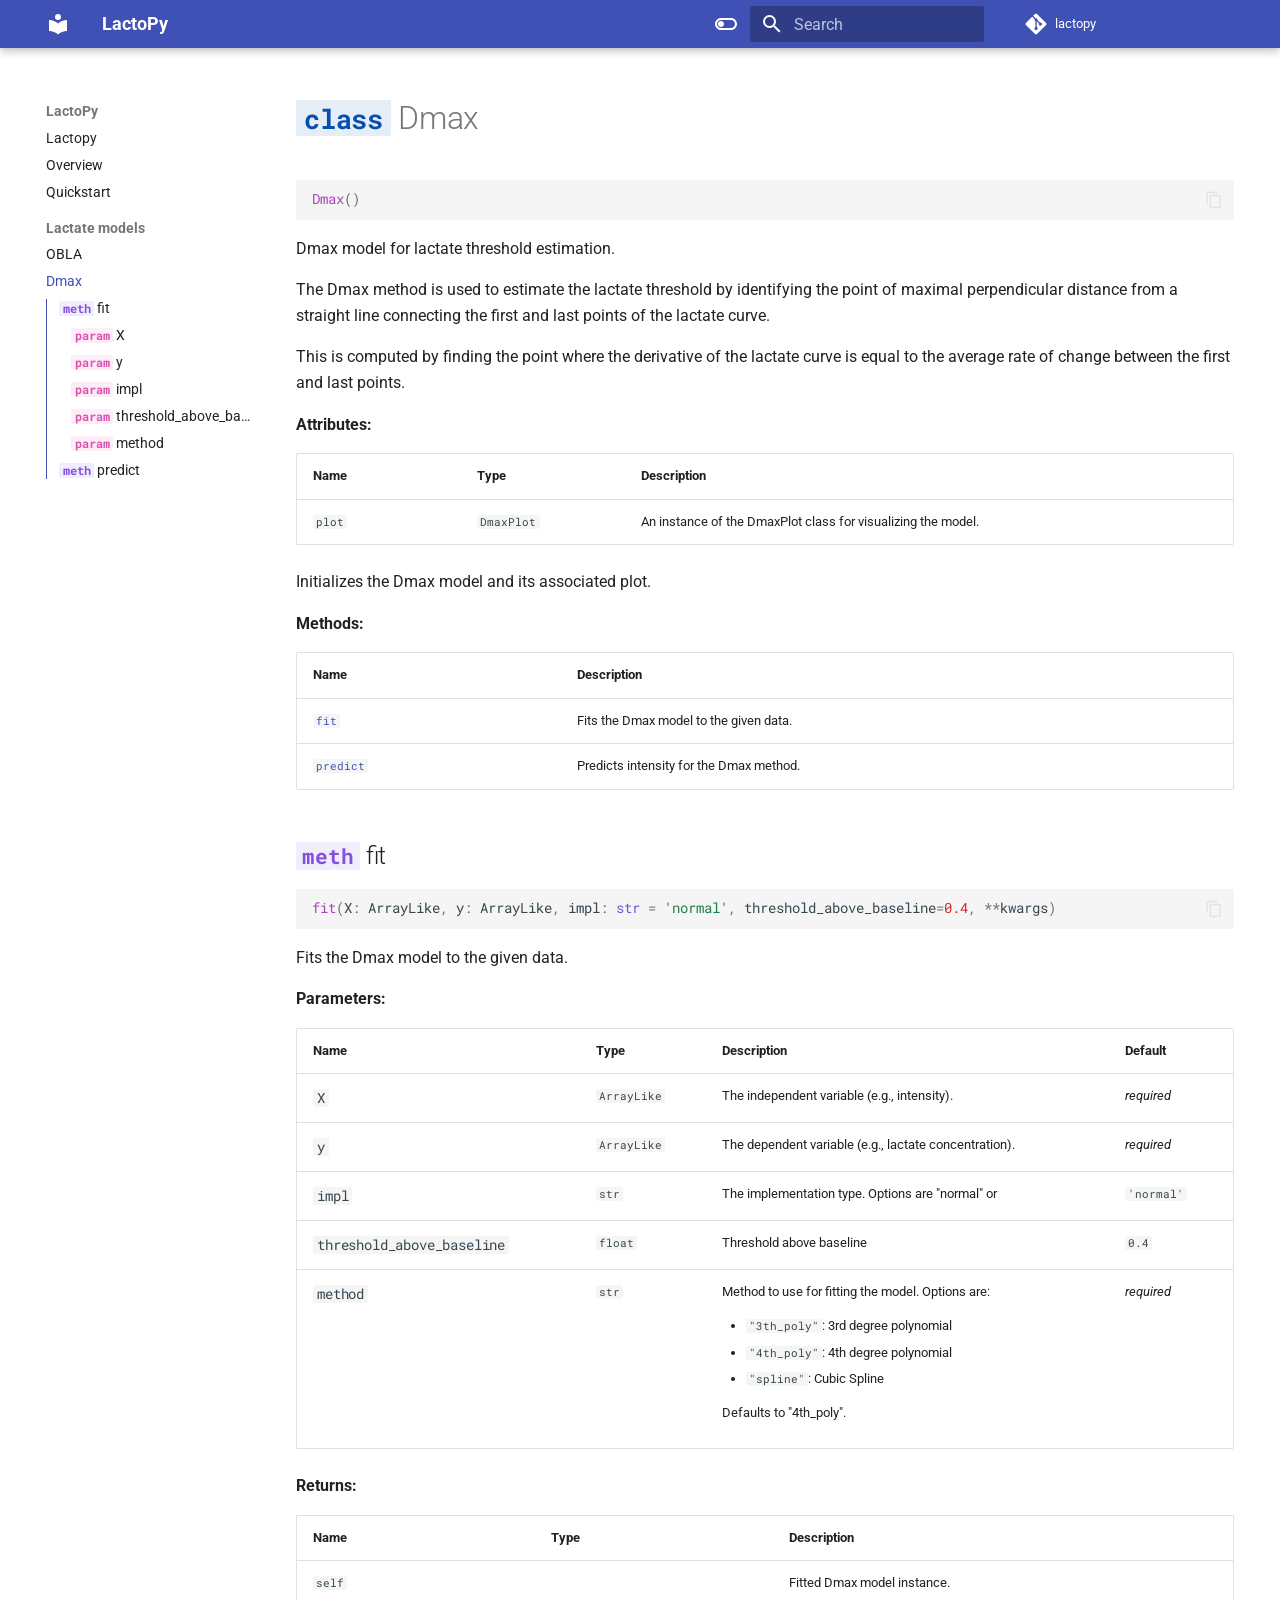
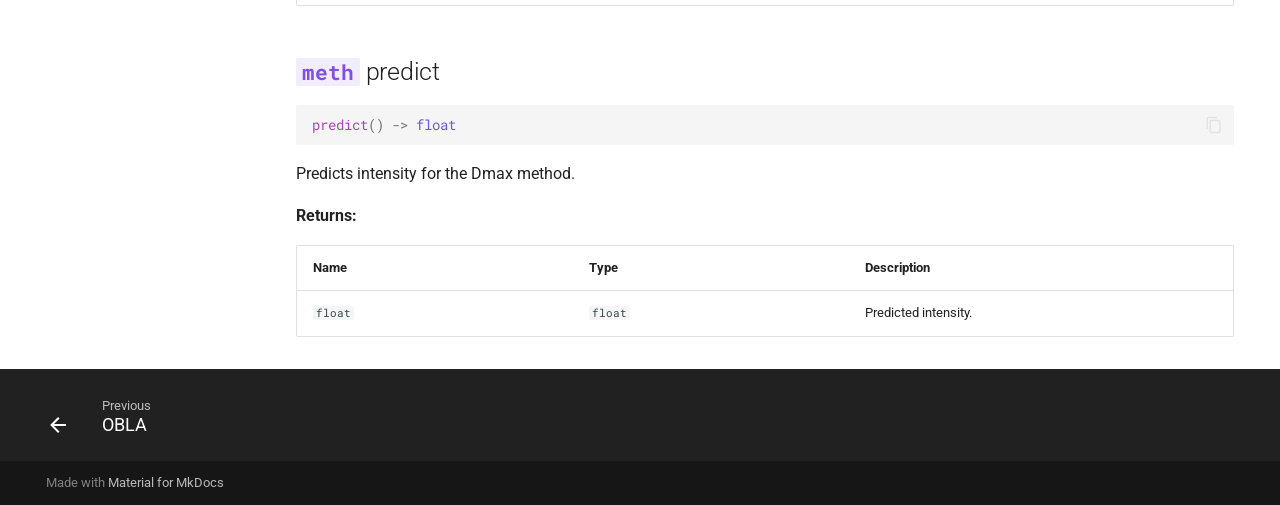
<file: lactate_models/dmax/index.html>
<!doctype html>
<html lang="en" class="no-js">
  <head>
    
      <meta charset="utf-8">
      <meta name="viewport" content="width=device-width,initial-scale=1">
      
      
      
      
        <link rel="prev" href="../OBLA/">
      
      
      
      <link rel="icon" href="../../assets/images/favicon.png">
      <meta name="generator" content="mkdocs-1.6.1, mkdocs-material-9.6.12">
    
    
      
        <title>Dmax - LactoPy</title>
      
    
    
      <link rel="stylesheet" href="../../assets/stylesheets/main.2afb09e1.min.css">
      
        
        <link rel="stylesheet" href="../../assets/stylesheets/palette.06af60db.min.css">
      
      


    
    
      
    
    
      
        
        
        <link rel="preconnect" href="https://fonts.gstatic.com" crossorigin>
        <link rel="stylesheet" href="https://fonts.googleapis.com/css?family=Roboto:300,300i,400,400i,700,700i%7CRoboto+Mono:400,400i,700,700i&display=fallback">
        <style>:root{--md-text-font:"Roboto";--md-code-font:"Roboto Mono"}</style>
      
    
    
      <link rel="stylesheet" href="../../assets/_mkdocstrings.css">
    
      <link rel="stylesheet" href="../../css/custom_css.css">
    
    <script>__md_scope=new URL("../..",location),__md_hash=e=>[...e].reduce(((e,_)=>(e<<5)-e+_.charCodeAt(0)),0),__md_get=(e,_=localStorage,t=__md_scope)=>JSON.parse(_.getItem(t.pathname+"."+e)),__md_set=(e,_,t=localStorage,a=__md_scope)=>{try{t.setItem(a.pathname+"."+e,JSON.stringify(_))}catch(e){}}</script>
    
      

    
    
    
  </head>
  
  
    
    
      
    
    
    
    
    <body dir="ltr" data-md-color-scheme="default" data-md-color-primary="darkblue" data-md-color-accent="purple">
  
    
    <input class="md-toggle" data-md-toggle="drawer" type="checkbox" id="__drawer" autocomplete="off">
    <input class="md-toggle" data-md-toggle="search" type="checkbox" id="__search" autocomplete="off">
    <label class="md-overlay" for="__drawer"></label>
    <div data-md-component="skip">
      
        
        <a href="#lactopy.lactate_models.Dmax" class="md-skip">
          Skip to content
        </a>
      
    </div>
    <div data-md-component="announce">
      
    </div>
    
    
      

  

<header class="md-header md-header--shadow" data-md-component="header">
  <nav class="md-header__inner md-grid" aria-label="Header">
    <a href="../.." title="LactoPy" class="md-header__button md-logo" aria-label="LactoPy" data-md-component="logo">
      
  
  <svg xmlns="http://www.w3.org/2000/svg" viewBox="0 0 24 24"><path d="M12 8a3 3 0 0 0 3-3 3 3 0 0 0-3-3 3 3 0 0 0-3 3 3 3 0 0 0 3 3m0 3.54C9.64 9.35 6.5 8 3 8v11c3.5 0 6.64 1.35 9 3.54 2.36-2.19 5.5-3.54 9-3.54V8c-3.5 0-6.64 1.35-9 3.54"/></svg>

    </a>
    <label class="md-header__button md-icon" for="__drawer">
      
      <svg xmlns="http://www.w3.org/2000/svg" viewBox="0 0 24 24"><path d="M3 6h18v2H3zm0 5h18v2H3zm0 5h18v2H3z"/></svg>
    </label>
    <div class="md-header__title" data-md-component="header-title">
      <div class="md-header__ellipsis">
        <div class="md-header__topic">
          <span class="md-ellipsis">
            LactoPy
          </span>
        </div>
        <div class="md-header__topic" data-md-component="header-topic">
          <span class="md-ellipsis">
            
              Dmax
            
          </span>
        </div>
      </div>
    </div>
    
      
        <form class="md-header__option" data-md-component="palette">
  
    
    
    
    <input class="md-option" data-md-color-media="" data-md-color-scheme="default" data-md-color-primary="darkblue" data-md-color-accent="purple"  aria-label="Switch to dark mode"  type="radio" name="__palette" id="__palette_0">
    
      <label class="md-header__button md-icon" title="Switch to dark mode" for="__palette_1" hidden>
        <svg xmlns="http://www.w3.org/2000/svg" viewBox="0 0 24 24"><path d="M17 6H7c-3.31 0-6 2.69-6 6s2.69 6 6 6h10c3.31 0 6-2.69 6-6s-2.69-6-6-6m0 10H7c-2.21 0-4-1.79-4-4s1.79-4 4-4h10c2.21 0 4 1.79 4 4s-1.79 4-4 4M7 9c-1.66 0-3 1.34-3 3s1.34 3 3 3 3-1.34 3-3-1.34-3-3-3"/></svg>
      </label>
    
  
    
    
    
    <input class="md-option" data-md-color-media="" data-md-color-scheme="slate" data-md-color-primary="blue" data-md-color-accent="lime"  aria-label="Switch to light mode"  type="radio" name="__palette" id="__palette_1">
    
      <label class="md-header__button md-icon" title="Switch to light mode" for="__palette_0" hidden>
        <svg xmlns="http://www.w3.org/2000/svg" viewBox="0 0 24 24"><path d="M17 7H7a5 5 0 0 0-5 5 5 5 0 0 0 5 5h10a5 5 0 0 0 5-5 5 5 0 0 0-5-5m0 8a3 3 0 0 1-3-3 3 3 0 0 1 3-3 3 3 0 0 1 3 3 3 3 0 0 1-3 3"/></svg>
      </label>
    
  
</form>
      
    
    
      <script>var palette=__md_get("__palette");if(palette&&palette.color){if("(prefers-color-scheme)"===palette.color.media){var media=matchMedia("(prefers-color-scheme: light)"),input=document.querySelector(media.matches?"[data-md-color-media='(prefers-color-scheme: light)']":"[data-md-color-media='(prefers-color-scheme: dark)']");palette.color.media=input.getAttribute("data-md-color-media"),palette.color.scheme=input.getAttribute("data-md-color-scheme"),palette.color.primary=input.getAttribute("data-md-color-primary"),palette.color.accent=input.getAttribute("data-md-color-accent")}for(var[key,value]of Object.entries(palette.color))document.body.setAttribute("data-md-color-"+key,value)}</script>
    
    
    
      
      
        <label class="md-header__button md-icon" for="__search">
          
          <svg xmlns="http://www.w3.org/2000/svg" viewBox="0 0 24 24"><path d="M9.5 3A6.5 6.5 0 0 1 16 9.5c0 1.61-.59 3.09-1.56 4.23l.27.27h.79l5 5-1.5 1.5-5-5v-.79l-.27-.27A6.52 6.52 0 0 1 9.5 16 6.5 6.5 0 0 1 3 9.5 6.5 6.5 0 0 1 9.5 3m0 2C7 5 5 7 5 9.5S7 14 9.5 14 14 12 14 9.5 12 5 9.5 5"/></svg>
        </label>
        <div class="md-search" data-md-component="search" role="dialog">
  <label class="md-search__overlay" for="__search"></label>
  <div class="md-search__inner" role="search">
    <form class="md-search__form" name="search">
      <input type="text" class="md-search__input" name="query" aria-label="Search" placeholder="Search" autocapitalize="off" autocorrect="off" autocomplete="off" spellcheck="false" data-md-component="search-query" required>
      <label class="md-search__icon md-icon" for="__search">
        
        <svg xmlns="http://www.w3.org/2000/svg" viewBox="0 0 24 24"><path d="M9.5 3A6.5 6.5 0 0 1 16 9.5c0 1.61-.59 3.09-1.56 4.23l.27.27h.79l5 5-1.5 1.5-5-5v-.79l-.27-.27A6.52 6.52 0 0 1 9.5 16 6.5 6.5 0 0 1 3 9.5 6.5 6.5 0 0 1 9.5 3m0 2C7 5 5 7 5 9.5S7 14 9.5 14 14 12 14 9.5 12 5 9.5 5"/></svg>
        
        <svg xmlns="http://www.w3.org/2000/svg" viewBox="0 0 24 24"><path d="M20 11v2H8l5.5 5.5-1.42 1.42L4.16 12l7.92-7.92L13.5 5.5 8 11z"/></svg>
      </label>
      <nav class="md-search__options" aria-label="Search">
        
        <button type="reset" class="md-search__icon md-icon" title="Clear" aria-label="Clear" tabindex="-1">
          
          <svg xmlns="http://www.w3.org/2000/svg" viewBox="0 0 24 24"><path d="M19 6.41 17.59 5 12 10.59 6.41 5 5 6.41 10.59 12 5 17.59 6.41 19 12 13.41 17.59 19 19 17.59 13.41 12z"/></svg>
        </button>
      </nav>
      
        <div class="md-search__suggest" data-md-component="search-suggest"></div>
      
    </form>
    <div class="md-search__output">
      <div class="md-search__scrollwrap" tabindex="0" data-md-scrollfix>
        <div class="md-search-result" data-md-component="search-result">
          <div class="md-search-result__meta">
            Initializing search
          </div>
          <ol class="md-search-result__list" role="presentation"></ol>
        </div>
      </div>
    </div>
  </div>
</div>
      
    
    
      <div class="md-header__source">
        <a href="https://github.com/athlete-profiler/lactopy" title="Go to repository" class="md-source" data-md-component="source">
  <div class="md-source__icon md-icon">
    
    <svg xmlns="http://www.w3.org/2000/svg" viewBox="0 0 448 512"><!--! Font Awesome Free 6.7.2 by @fontawesome - https://fontawesome.com License - https://fontawesome.com/license/free (Icons: CC BY 4.0, Fonts: SIL OFL 1.1, Code: MIT License) Copyright 2024 Fonticons, Inc.--><path d="M439.55 236.05 244 40.45a28.87 28.87 0 0 0-40.81 0l-40.66 40.63 51.52 51.52c27.06-9.14 52.68 16.77 43.39 43.68l49.66 49.66c34.23-11.8 61.18 31 35.47 56.69-26.49 26.49-70.21-2.87-56-37.34L240.22 199v121.85c25.3 12.54 22.26 41.85 9.08 55a34.34 34.34 0 0 1-48.55 0c-17.57-17.6-11.07-46.91 11.25-56v-123c-20.8-8.51-24.6-30.74-18.64-45L142.57 101 8.45 235.14a28.86 28.86 0 0 0 0 40.81l195.61 195.6a28.86 28.86 0 0 0 40.8 0l194.69-194.69a28.86 28.86 0 0 0 0-40.81"/></svg>
  </div>
  <div class="md-source__repository">
    lactopy
  </div>
</a>
      </div>
    
  </nav>
  
</header>
    
    <div class="md-container" data-md-component="container">
      
      
        
          
        
      
      <main class="md-main" data-md-component="main">
        <div class="md-main__inner md-grid">
          
            
              
              <div class="md-sidebar md-sidebar--primary" data-md-component="sidebar" data-md-type="navigation" >
                <div class="md-sidebar__scrollwrap">
                  <div class="md-sidebar__inner">
                    



  

<nav class="md-nav md-nav--primary md-nav--integrated" aria-label="Navigation" data-md-level="0">
  <label class="md-nav__title" for="__drawer">
    <a href="../.." title="LactoPy" class="md-nav__button md-logo" aria-label="LactoPy" data-md-component="logo">
      
  
  <svg xmlns="http://www.w3.org/2000/svg" viewBox="0 0 24 24"><path d="M12 8a3 3 0 0 0 3-3 3 3 0 0 0-3-3 3 3 0 0 0-3 3 3 3 0 0 0 3 3m0 3.54C9.64 9.35 6.5 8 3 8v11c3.5 0 6.64 1.35 9 3.54 2.36-2.19 5.5-3.54 9-3.54V8c-3.5 0-6.64 1.35-9 3.54"/></svg>

    </a>
    LactoPy
  </label>
  
    <div class="md-nav__source">
      <a href="https://github.com/athlete-profiler/lactopy" title="Go to repository" class="md-source" data-md-component="source">
  <div class="md-source__icon md-icon">
    
    <svg xmlns="http://www.w3.org/2000/svg" viewBox="0 0 448 512"><!--! Font Awesome Free 6.7.2 by @fontawesome - https://fontawesome.com License - https://fontawesome.com/license/free (Icons: CC BY 4.0, Fonts: SIL OFL 1.1, Code: MIT License) Copyright 2024 Fonticons, Inc.--><path d="M439.55 236.05 244 40.45a28.87 28.87 0 0 0-40.81 0l-40.66 40.63 51.52 51.52c27.06-9.14 52.68 16.77 43.39 43.68l49.66 49.66c34.23-11.8 61.18 31 35.47 56.69-26.49 26.49-70.21-2.87-56-37.34L240.22 199v121.85c25.3 12.54 22.26 41.85 9.08 55a34.34 34.34 0 0 1-48.55 0c-17.57-17.6-11.07-46.91 11.25-56v-123c-20.8-8.51-24.6-30.74-18.64-45L142.57 101 8.45 235.14a28.86 28.86 0 0 0 0 40.81l195.61 195.6a28.86 28.86 0 0 0 40.8 0l194.69-194.69a28.86 28.86 0 0 0 0-40.81"/></svg>
  </div>
  <div class="md-source__repository">
    lactopy
  </div>
</a>
    </div>
  
  <ul class="md-nav__list" data-md-scrollfix>
    
      
      
  
  
  
  
    <li class="md-nav__item">
      <a href="../.." class="md-nav__link">
        
  
  
  <span class="md-ellipsis">
    Lactopy
    
  </span>
  

      </a>
    </li>
  

    
      
      
  
  
  
  
    <li class="md-nav__item">
      <a href="../../overview/" class="md-nav__link">
        
  
  
  <span class="md-ellipsis">
    Overview
    
  </span>
  

      </a>
    </li>
  

    
      
      
  
  
  
  
    <li class="md-nav__item">
      <a href="../../quickstart/" class="md-nav__link">
        
  
  
  <span class="md-ellipsis">
    Quickstart
    
  </span>
  

      </a>
    </li>
  

    
      
      
  
  
    
  
  
  
    
    
      
        
      
        
      
    
    
    
      
        
        
      
    
    
    <li class="md-nav__item md-nav__item--active md-nav__item--section md-nav__item--nested">
      
        
        
        <input class="md-nav__toggle md-toggle " type="checkbox" id="__nav_4" checked>
        
          
          <label class="md-nav__link" for="__nav_4" id="__nav_4_label" tabindex="">
            
  
  
  <span class="md-ellipsis">
    Lactate models
    
  </span>
  

            <span class="md-nav__icon md-icon"></span>
          </label>
        
        <nav class="md-nav" data-md-level="1" aria-labelledby="__nav_4_label" aria-expanded="true">
          <label class="md-nav__title" for="__nav_4">
            <span class="md-nav__icon md-icon"></span>
            Lactate models
          </label>
          <ul class="md-nav__list" data-md-scrollfix>
            
              
                
  
  
  
  
    <li class="md-nav__item">
      <a href="../OBLA/" class="md-nav__link">
        
  
  
  <span class="md-ellipsis">
    OBLA
    
  </span>
  

      </a>
    </li>
  

              
            
              
                
  
  
    
  
  
  
    <li class="md-nav__item md-nav__item--active">
      
      <input class="md-nav__toggle md-toggle" type="checkbox" id="__toc">
      
      
        
      
      
        <label class="md-nav__link md-nav__link--active" for="__toc">
          
  
  
  <span class="md-ellipsis">
    Dmax
    
  </span>
  

          <span class="md-nav__icon md-icon"></span>
        </label>
      
      <a href="./" class="md-nav__link md-nav__link--active">
        
  
  
  <span class="md-ellipsis">
    Dmax
    
  </span>
  

      </a>
      
        

<nav class="md-nav md-nav--secondary" aria-label="Table of contents">
  
  
  
    
  
  
    <label class="md-nav__title" for="__toc">
      <span class="md-nav__icon md-icon"></span>
      Table of contents
    </label>
    <ul class="md-nav__list" data-md-component="toc" data-md-scrollfix>
      
        <li class="md-nav__item">
  <a href="#lactopy.lactate_models.Dmax.fit" class="md-nav__link">
    <span class="md-ellipsis">
      <code class="doc-symbol doc-symbol-toc doc-symbol-method"></code>&nbsp;fit
    </span>
  </a>
  
    <nav class="md-nav" aria-label=" fit">
      <ul class="md-nav__list">
        
          <li class="md-nav__item">
  <a href="#lactopy.lactate_models.Dmax.fit(X)" class="md-nav__link">
    <span class="md-ellipsis">
      <code class="doc-symbol doc-symbol-toc doc-symbol-parameter"></code>&nbsp;X
    </span>
  </a>
  
</li>
        
          <li class="md-nav__item">
  <a href="#lactopy.lactate_models.Dmax.fit(y)" class="md-nav__link">
    <span class="md-ellipsis">
      <code class="doc-symbol doc-symbol-toc doc-symbol-parameter"></code>&nbsp;y
    </span>
  </a>
  
</li>
        
          <li class="md-nav__item">
  <a href="#lactopy.lactate_models.Dmax.fit(impl)" class="md-nav__link">
    <span class="md-ellipsis">
      <code class="doc-symbol doc-symbol-toc doc-symbol-parameter"></code>&nbsp;impl
    </span>
  </a>
  
</li>
        
          <li class="md-nav__item">
  <a href="#lactopy.lactate_models.Dmax.fit(threshold_above_baseline)" class="md-nav__link">
    <span class="md-ellipsis">
      <code class="doc-symbol doc-symbol-toc doc-symbol-parameter"></code>&nbsp;threshold_above_baseline
    </span>
  </a>
  
</li>
        
          <li class="md-nav__item">
  <a href="#lactopy.lactate_models.Dmax.fit(method)" class="md-nav__link">
    <span class="md-ellipsis">
      <code class="doc-symbol doc-symbol-toc doc-symbol-parameter"></code>&nbsp;method
    </span>
  </a>
  
</li>
        
      </ul>
    </nav>
  
</li>
      
        <li class="md-nav__item">
  <a href="#lactopy.lactate_models.Dmax.predict" class="md-nav__link">
    <span class="md-ellipsis">
      <code class="doc-symbol doc-symbol-toc doc-symbol-method"></code>&nbsp;predict
    </span>
  </a>
  
</li>
      
    </ul>
  
</nav>
      
    </li>
  

              
            
          </ul>
        </nav>
      
    </li>
  

    
  </ul>
</nav>
                  </div>
                </div>
              </div>
            
            
          
          
            <div class="md-content" data-md-component="content">
              <article class="md-content__inner md-typeset">
                
                  


  
  


<div class="doc doc-object doc-class">



<h1 id="lactopy.lactate_models.Dmax" class="doc doc-heading">
<code class="doc-symbol doc-symbol-heading doc-symbol-class"></code>            <span class="doc doc-object-name doc-class-name">Dmax</span>


</h1>
<div class="doc-signature highlight"><pre><span></span><code><a id="__codelineno-0-1" name="__codelineno-0-1" href="#__codelineno-0-1"></a><span class="nf">Dmax</span><span class="p">()</span>
</code></pre></div>

    <div class="doc doc-contents first">


        <p>Dmax model for lactate threshold estimation.</p>
<p>The Dmax method is used to estimate the lactate threshold by identifying
the point of maximal perpendicular distance from a straight line connecting
the first and last points of the lactate curve.</p>
<p>This is computed by finding the point where the derivative of the lactate
curve is equal to the average rate of change between the first and last points.</p>


<p><span class="doc-section-title">Attributes:</span></p>
    <table>
      <thead>
        <tr>
          <th>Name</th>
          <th>Type</th>
          <th>Description</th>
        </tr>
      </thead>
      <tbody>
          <tr class="doc-section-item">
            <td><code><span title="lactopy.lactate_models.Dmax.plot">plot</span></code></td>
            <td>
                  <code><span title="lactopy.plots.Dmax.DmaxPlot">DmaxPlot</span></code>
            </td>
            <td>
              <div class="doc-md-description">
                <p>An instance of the DmaxPlot class for visualizing the model.</p>
              </div>
            </td>
          </tr>
      </tbody>
    </table>

        <p>Initializes the Dmax model and its associated plot.</p>










<p><span class="doc-section-title">Methods:</span></p>
    <table>
      <thead>
        <tr>
          <th>Name</th>
          <th>Description</th>
        </tr>
      </thead>
      <tbody>
            <tr class="doc-section-item">
              <td><code><a class="autorefs autorefs-internal" title="            fit (lactopy.lactate_models.Dmax.fit)" href="#lactopy.lactate_models.Dmax.fit">fit</a></code></td>
              <td>
                <div class="doc-md-description">
                  <p>Fits the Dmax model to the given data.</p>
                </div>
              </td>
            </tr>
            <tr class="doc-section-item">
              <td><code><a class="autorefs autorefs-internal" title="            predict (lactopy.lactate_models.Dmax.predict)" href="#lactopy.lactate_models.Dmax.predict">predict</a></code></td>
              <td>
                <div class="doc-md-description">
                  <p>Predicts intensity for the Dmax method.</p>
                </div>
              </td>
            </tr>
      </tbody>
    </table>






  <div class="doc doc-children">









<div class="doc doc-object doc-function">


<h2 id="lactopy.lactate_models.Dmax.fit" class="doc doc-heading">
<code class="doc-symbol doc-symbol-heading doc-symbol-method"></code>            <span class="doc doc-object-name doc-function-name">fit</span>


</h2>
<div class="doc-signature highlight"><pre><span></span><code><a id="__codelineno-0-1" name="__codelineno-0-1" href="#__codelineno-0-1"></a><span class="nf">fit</span><span class="p">(</span><span class="n">X</span><span class="p">:</span> <span class="n">ArrayLike</span><span class="p">,</span> <span class="n">y</span><span class="p">:</span> <span class="n">ArrayLike</span><span class="p">,</span> <span class="n">impl</span><span class="p">:</span> <span class="nb">str</span> <span class="o">=</span> <span class="s1">&#39;normal&#39;</span><span class="p">,</span> <span class="n">threshold_above_baseline</span><span class="o">=</span><span class="mf">0.4</span><span class="p">,</span> <span class="o">**</span><span class="n">kwargs</span><span class="p">)</span>
</code></pre></div>

    <div class="doc doc-contents ">

        <p>Fits the Dmax model to the given data.</p>


<p><span class="doc-section-title">Parameters:</span></p>
    <table>
      <thead>
        <tr>
          <th>Name</th>
          <th>Type</th>
          <th>Description</th>
          <th>Default</th>
        </tr>
      </thead>
      <tbody>
          <tr class="doc-section-item">
            <td>
<h3 id="lactopy.lactate_models.Dmax.fit(X)" class="doc doc-heading doc-heading-parameter">                  <code>X</code>
</h3>            </td>
            <td>
                  <code><span title="numpy.typing.ArrayLike">ArrayLike</span></code>
            </td>
            <td>
              <div class="doc-md-description">
                <p>The independent variable (e.g., intensity).</p>
              </div>
            </td>
            <td>
                <em>required</em>
            </td>
          </tr>
          <tr class="doc-section-item">
            <td>
<h3 id="lactopy.lactate_models.Dmax.fit(y)" class="doc doc-heading doc-heading-parameter">                  <code>y</code>
</h3>            </td>
            <td>
                  <code><span title="numpy.typing.ArrayLike">ArrayLike</span></code>
            </td>
            <td>
              <div class="doc-md-description">
                <p>The dependent variable (e.g., lactate concentration).</p>
              </div>
            </td>
            <td>
                <em>required</em>
            </td>
          </tr>
          <tr class="doc-section-item">
            <td>
<h3 id="lactopy.lactate_models.Dmax.fit(impl)" class="doc doc-heading doc-heading-parameter">                  <code>impl</code>
</h3>            </td>
            <td>
                  <code><span title="str">str</span></code>
            </td>
            <td>
              <div class="doc-md-description">
                <p>The implementation type. Options are "normal" or</p>
              </div>
            </td>
            <td>
                  <code>&#39;normal&#39;</code>
            </td>
          </tr>
          <tr class="doc-section-item">
            <td>
<h3 id="lactopy.lactate_models.Dmax.fit(threshold_above_baseline)" class="doc doc-heading doc-heading-parameter">                  <code>threshold_above_baseline</code>
</h3>            </td>
            <td>
                  <code><span title="float">float</span></code>
            </td>
            <td>
              <div class="doc-md-description">
                <p>Threshold above baseline</p>
              </div>
            </td>
            <td>
                  <code>0.4</code>
            </td>
          </tr>
          <tr class="doc-section-item">
            <td>
<h3 id="lactopy.lactate_models.Dmax.fit(method)" class="doc doc-heading doc-heading-parameter">                  <code>method</code>
</h3>            </td>
            <td>
                  <code><span title="str">str</span></code>
            </td>
            <td>
              <div class="doc-md-description">
                <p>Method to use for fitting the model. Options are:</p>
<ul>
<li><code>"3th_poly"</code>: 3rd degree polynomial</li>
<li><code>"4th_poly"</code>: 4th degree polynomial</li>
<li><code>"spline"</code>: Cubic Spline</li>
</ul>
<p>Defaults to "4th_poly".</p>
              </div>
            </td>
            <td>
                <em>required</em>
            </td>
          </tr>
      </tbody>
    </table>


    <p><span class="doc-section-title">Returns:</span></p>
    <table>
      <thead>
        <tr>
<th>Name</th>          <th>Type</th>
          <th>Description</th>
        </tr>
      </thead>
      <tbody>
          <tr class="doc-section-item">
<td><code>self</code></td>            <td>
            </td>
            <td>
              <div class="doc-md-description">
                <p>Fitted Dmax model instance.</p>
              </div>
            </td>
          </tr>
      </tbody>
    </table>


    </div>

</div>

<div class="doc doc-object doc-function">


<h2 id="lactopy.lactate_models.Dmax.predict" class="doc doc-heading">
<code class="doc-symbol doc-symbol-heading doc-symbol-method"></code>            <span class="doc doc-object-name doc-function-name">predict</span>


</h2>
<div class="doc-signature highlight"><pre><span></span><code><a id="__codelineno-0-1" name="__codelineno-0-1" href="#__codelineno-0-1"></a><span class="nf">predict</span><span class="p">()</span> <span class="o">-&gt;</span> <span class="nb">float</span>
</code></pre></div>

    <div class="doc doc-contents ">

        <p>Predicts intensity for the Dmax method.</p>


    <p><span class="doc-section-title">Returns:</span></p>
    <table>
      <thead>
        <tr>
<th>Name</th>          <th>Type</th>
          <th>Description</th>
        </tr>
      </thead>
      <tbody>
          <tr class="doc-section-item">
<td><code>float</code></td>            <td>
                  <code><span title="float">float</span></code>
            </td>
            <td>
              <div class="doc-md-description">
                <p>Predicted intensity.</p>
              </div>
            </td>
          </tr>
      </tbody>
    </table>


    </div>

</div>



  </div>

    </div>

</div>












                
              </article>
            </div>
          
          
  <script>var tabs=__md_get("__tabs");if(Array.isArray(tabs))e:for(var set of document.querySelectorAll(".tabbed-set")){var labels=set.querySelector(".tabbed-labels");for(var tab of tabs)for(var label of labels.getElementsByTagName("label"))if(label.innerText.trim()===tab){var input=document.getElementById(label.htmlFor);input.checked=!0;continue e}}</script>

<script>var target=document.getElementById(location.hash.slice(1));target&&target.name&&(target.checked=target.name.startsWith("__tabbed_"))</script>
        </div>
        
          <button type="button" class="md-top md-icon" data-md-component="top" hidden>
  
  <svg xmlns="http://www.w3.org/2000/svg" viewBox="0 0 24 24"><path d="M13 20h-2V8l-5.5 5.5-1.42-1.42L12 4.16l7.92 7.92-1.42 1.42L13 8z"/></svg>
  Back to top
</button>
        
      </main>
      
        <footer class="md-footer">
  
    
      
      <nav class="md-footer__inner md-grid" aria-label="Footer" >
        
          
          <a href="../OBLA/" class="md-footer__link md-footer__link--prev" aria-label="Previous: OBLA">
            <div class="md-footer__button md-icon">
              
              <svg xmlns="http://www.w3.org/2000/svg" viewBox="0 0 24 24"><path d="M20 11v2H8l5.5 5.5-1.42 1.42L4.16 12l7.92-7.92L13.5 5.5 8 11z"/></svg>
            </div>
            <div class="md-footer__title">
              <span class="md-footer__direction">
                Previous
              </span>
              <div class="md-ellipsis">
                OBLA
              </div>
            </div>
          </a>
        
        
      </nav>
    
  
  <div class="md-footer-meta md-typeset">
    <div class="md-footer-meta__inner md-grid">
      <div class="md-copyright">
  
  
    Made with
    <a href="https://squidfunk.github.io/mkdocs-material/" target="_blank" rel="noopener">
      Material for MkDocs
    </a>
  
</div>
      
    </div>
  </div>
</footer>
      
    </div>
    <div class="md-dialog" data-md-component="dialog">
      <div class="md-dialog__inner md-typeset"></div>
    </div>
    
      <div class="md-progress" data-md-component="progress" role="progressbar"></div>
    
    
    
      
      <script id="__config" type="application/json">{"base": "../..", "features": ["navigation.path", "navigation.instant", "navigation.expand", "navigation.instant.prefetch", "navigation.instant.progress", "navigation.sections", "navigation.indexes", "navigation.tracking", "navigation.footer", "navigation.top", "toc.integrate", "navigation.top", "search.suggest", "search.highlight", "content.tabs.link", "content.code.annotation", "content.code.copy"], "search": "../../assets/javascripts/workers/search.f8cc74c7.min.js", "tags": null, "translations": {"clipboard.copied": "Copied to clipboard", "clipboard.copy": "Copy to clipboard", "search.result.more.one": "1 more on this page", "search.result.more.other": "# more on this page", "search.result.none": "No matching documents", "search.result.one": "1 matching document", "search.result.other": "# matching documents", "search.result.placeholder": "Type to start searching", "search.result.term.missing": "Missing", "select.version": "Select version"}, "version": null}</script>
    
    
      <script src="../../assets/javascripts/bundle.c8b220af.min.js"></script>
      
    
  </body>
</html>
</file>
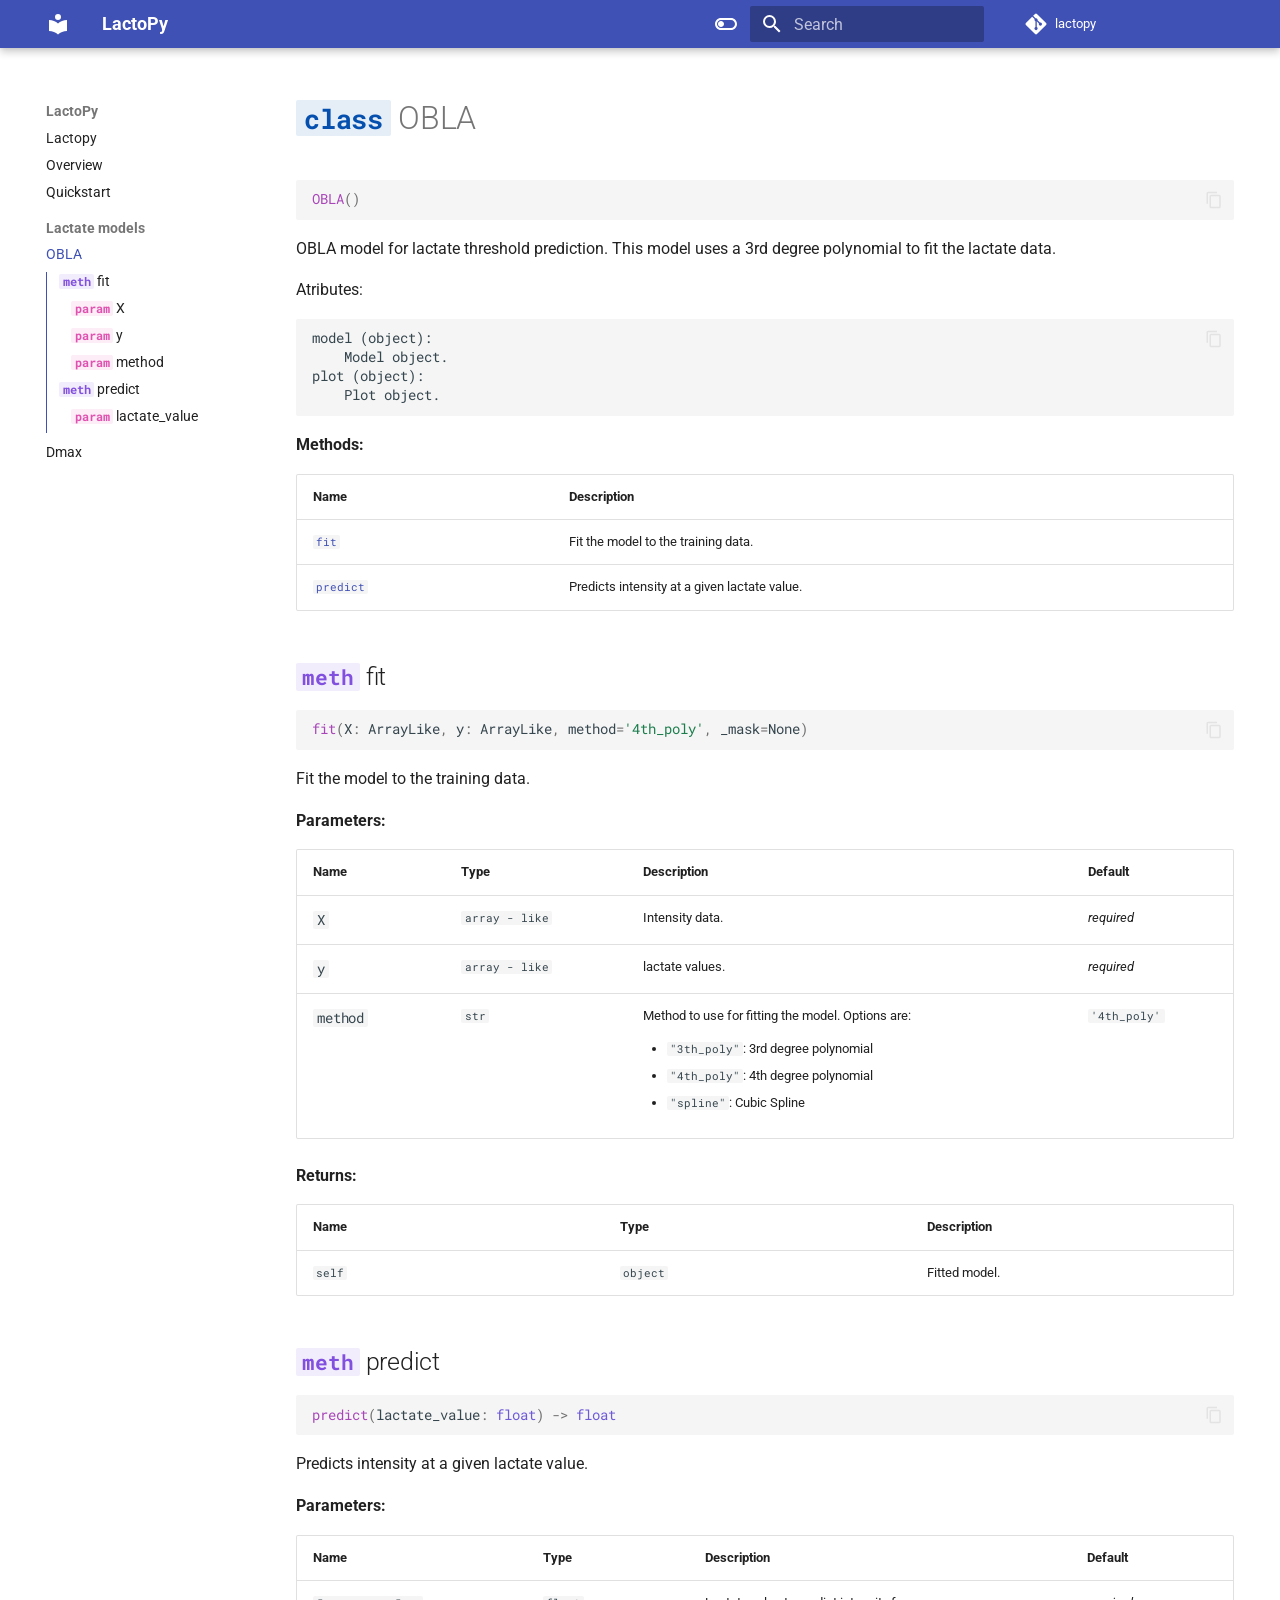
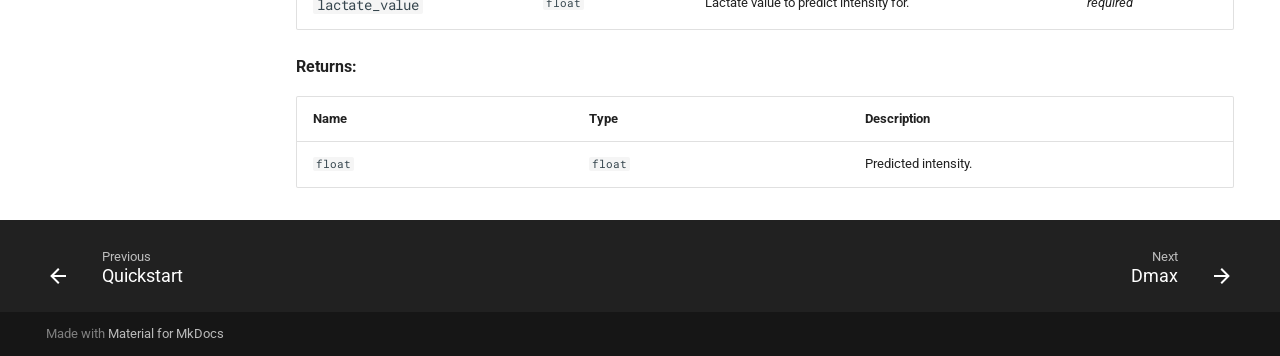
<file: lactate_models/OBLA/index.html>
<!doctype html>
<html lang="en" class="no-js">
  <head>
    
      <meta charset="utf-8">
      <meta name="viewport" content="width=device-width,initial-scale=1">
      
      
      
      
        <link rel="prev" href="../../quickstart/">
      
      
        <link rel="next" href="../dmax/">
      
      
      <link rel="icon" href="../../assets/images/favicon.png">
      <meta name="generator" content="mkdocs-1.6.1, mkdocs-material-9.6.12">
    
    
      
        <title>OBLA - LactoPy</title>
      
    
    
      <link rel="stylesheet" href="../../assets/stylesheets/main.2afb09e1.min.css">
      
        
        <link rel="stylesheet" href="../../assets/stylesheets/palette.06af60db.min.css">
      
      


    
    
      
    
    
      
        
        
        <link rel="preconnect" href="https://fonts.gstatic.com" crossorigin>
        <link rel="stylesheet" href="https://fonts.googleapis.com/css?family=Roboto:300,300i,400,400i,700,700i%7CRoboto+Mono:400,400i,700,700i&display=fallback">
        <style>:root{--md-text-font:"Roboto";--md-code-font:"Roboto Mono"}</style>
      
    
    
      <link rel="stylesheet" href="../../assets/_mkdocstrings.css">
    
      <link rel="stylesheet" href="../../css/custom_css.css">
    
    <script>__md_scope=new URL("../..",location),__md_hash=e=>[...e].reduce(((e,_)=>(e<<5)-e+_.charCodeAt(0)),0),__md_get=(e,_=localStorage,t=__md_scope)=>JSON.parse(_.getItem(t.pathname+"."+e)),__md_set=(e,_,t=localStorage,a=__md_scope)=>{try{t.setItem(a.pathname+"."+e,JSON.stringify(_))}catch(e){}}</script>
    
      

    
    
    
  </head>
  
  
    
    
      
    
    
    
    
    <body dir="ltr" data-md-color-scheme="default" data-md-color-primary="darkblue" data-md-color-accent="purple">
  
    
    <input class="md-toggle" data-md-toggle="drawer" type="checkbox" id="__drawer" autocomplete="off">
    <input class="md-toggle" data-md-toggle="search" type="checkbox" id="__search" autocomplete="off">
    <label class="md-overlay" for="__drawer"></label>
    <div data-md-component="skip">
      
        
        <a href="#lactopy.lactate_models.OBLA" class="md-skip">
          Skip to content
        </a>
      
    </div>
    <div data-md-component="announce">
      
    </div>
    
    
      

  

<header class="md-header md-header--shadow" data-md-component="header">
  <nav class="md-header__inner md-grid" aria-label="Header">
    <a href="../.." title="LactoPy" class="md-header__button md-logo" aria-label="LactoPy" data-md-component="logo">
      
  
  <svg xmlns="http://www.w3.org/2000/svg" viewBox="0 0 24 24"><path d="M12 8a3 3 0 0 0 3-3 3 3 0 0 0-3-3 3 3 0 0 0-3 3 3 3 0 0 0 3 3m0 3.54C9.64 9.35 6.5 8 3 8v11c3.5 0 6.64 1.35 9 3.54 2.36-2.19 5.5-3.54 9-3.54V8c-3.5 0-6.64 1.35-9 3.54"/></svg>

    </a>
    <label class="md-header__button md-icon" for="__drawer">
      
      <svg xmlns="http://www.w3.org/2000/svg" viewBox="0 0 24 24"><path d="M3 6h18v2H3zm0 5h18v2H3zm0 5h18v2H3z"/></svg>
    </label>
    <div class="md-header__title" data-md-component="header-title">
      <div class="md-header__ellipsis">
        <div class="md-header__topic">
          <span class="md-ellipsis">
            LactoPy
          </span>
        </div>
        <div class="md-header__topic" data-md-component="header-topic">
          <span class="md-ellipsis">
            
              OBLA
            
          </span>
        </div>
      </div>
    </div>
    
      
        <form class="md-header__option" data-md-component="palette">
  
    
    
    
    <input class="md-option" data-md-color-media="" data-md-color-scheme="default" data-md-color-primary="darkblue" data-md-color-accent="purple"  aria-label="Switch to dark mode"  type="radio" name="__palette" id="__palette_0">
    
      <label class="md-header__button md-icon" title="Switch to dark mode" for="__palette_1" hidden>
        <svg xmlns="http://www.w3.org/2000/svg" viewBox="0 0 24 24"><path d="M17 6H7c-3.31 0-6 2.69-6 6s2.69 6 6 6h10c3.31 0 6-2.69 6-6s-2.69-6-6-6m0 10H7c-2.21 0-4-1.79-4-4s1.79-4 4-4h10c2.21 0 4 1.79 4 4s-1.79 4-4 4M7 9c-1.66 0-3 1.34-3 3s1.34 3 3 3 3-1.34 3-3-1.34-3-3-3"/></svg>
      </label>
    
  
    
    
    
    <input class="md-option" data-md-color-media="" data-md-color-scheme="slate" data-md-color-primary="blue" data-md-color-accent="lime"  aria-label="Switch to light mode"  type="radio" name="__palette" id="__palette_1">
    
      <label class="md-header__button md-icon" title="Switch to light mode" for="__palette_0" hidden>
        <svg xmlns="http://www.w3.org/2000/svg" viewBox="0 0 24 24"><path d="M17 7H7a5 5 0 0 0-5 5 5 5 0 0 0 5 5h10a5 5 0 0 0 5-5 5 5 0 0 0-5-5m0 8a3 3 0 0 1-3-3 3 3 0 0 1 3-3 3 3 0 0 1 3 3 3 3 0 0 1-3 3"/></svg>
      </label>
    
  
</form>
      
    
    
      <script>var palette=__md_get("__palette");if(palette&&palette.color){if("(prefers-color-scheme)"===palette.color.media){var media=matchMedia("(prefers-color-scheme: light)"),input=document.querySelector(media.matches?"[data-md-color-media='(prefers-color-scheme: light)']":"[data-md-color-media='(prefers-color-scheme: dark)']");palette.color.media=input.getAttribute("data-md-color-media"),palette.color.scheme=input.getAttribute("data-md-color-scheme"),palette.color.primary=input.getAttribute("data-md-color-primary"),palette.color.accent=input.getAttribute("data-md-color-accent")}for(var[key,value]of Object.entries(palette.color))document.body.setAttribute("data-md-color-"+key,value)}</script>
    
    
    
      
      
        <label class="md-header__button md-icon" for="__search">
          
          <svg xmlns="http://www.w3.org/2000/svg" viewBox="0 0 24 24"><path d="M9.5 3A6.5 6.5 0 0 1 16 9.5c0 1.61-.59 3.09-1.56 4.23l.27.27h.79l5 5-1.5 1.5-5-5v-.79l-.27-.27A6.52 6.52 0 0 1 9.5 16 6.5 6.5 0 0 1 3 9.5 6.5 6.5 0 0 1 9.5 3m0 2C7 5 5 7 5 9.5S7 14 9.5 14 14 12 14 9.5 12 5 9.5 5"/></svg>
        </label>
        <div class="md-search" data-md-component="search" role="dialog">
  <label class="md-search__overlay" for="__search"></label>
  <div class="md-search__inner" role="search">
    <form class="md-search__form" name="search">
      <input type="text" class="md-search__input" name="query" aria-label="Search" placeholder="Search" autocapitalize="off" autocorrect="off" autocomplete="off" spellcheck="false" data-md-component="search-query" required>
      <label class="md-search__icon md-icon" for="__search">
        
        <svg xmlns="http://www.w3.org/2000/svg" viewBox="0 0 24 24"><path d="M9.5 3A6.5 6.5 0 0 1 16 9.5c0 1.61-.59 3.09-1.56 4.23l.27.27h.79l5 5-1.5 1.5-5-5v-.79l-.27-.27A6.52 6.52 0 0 1 9.5 16 6.5 6.5 0 0 1 3 9.5 6.5 6.5 0 0 1 9.5 3m0 2C7 5 5 7 5 9.5S7 14 9.5 14 14 12 14 9.5 12 5 9.5 5"/></svg>
        
        <svg xmlns="http://www.w3.org/2000/svg" viewBox="0 0 24 24"><path d="M20 11v2H8l5.5 5.5-1.42 1.42L4.16 12l7.92-7.92L13.5 5.5 8 11z"/></svg>
      </label>
      <nav class="md-search__options" aria-label="Search">
        
        <button type="reset" class="md-search__icon md-icon" title="Clear" aria-label="Clear" tabindex="-1">
          
          <svg xmlns="http://www.w3.org/2000/svg" viewBox="0 0 24 24"><path d="M19 6.41 17.59 5 12 10.59 6.41 5 5 6.41 10.59 12 5 17.59 6.41 19 12 13.41 17.59 19 19 17.59 13.41 12z"/></svg>
        </button>
      </nav>
      
        <div class="md-search__suggest" data-md-component="search-suggest"></div>
      
    </form>
    <div class="md-search__output">
      <div class="md-search__scrollwrap" tabindex="0" data-md-scrollfix>
        <div class="md-search-result" data-md-component="search-result">
          <div class="md-search-result__meta">
            Initializing search
          </div>
          <ol class="md-search-result__list" role="presentation"></ol>
        </div>
      </div>
    </div>
  </div>
</div>
      
    
    
      <div class="md-header__source">
        <a href="https://github.com/athlete-profiler/lactopy" title="Go to repository" class="md-source" data-md-component="source">
  <div class="md-source__icon md-icon">
    
    <svg xmlns="http://www.w3.org/2000/svg" viewBox="0 0 448 512"><!--! Font Awesome Free 6.7.2 by @fontawesome - https://fontawesome.com License - https://fontawesome.com/license/free (Icons: CC BY 4.0, Fonts: SIL OFL 1.1, Code: MIT License) Copyright 2024 Fonticons, Inc.--><path d="M439.55 236.05 244 40.45a28.87 28.87 0 0 0-40.81 0l-40.66 40.63 51.52 51.52c27.06-9.14 52.68 16.77 43.39 43.68l49.66 49.66c34.23-11.8 61.18 31 35.47 56.69-26.49 26.49-70.21-2.87-56-37.34L240.22 199v121.85c25.3 12.54 22.26 41.85 9.08 55a34.34 34.34 0 0 1-48.55 0c-17.57-17.6-11.07-46.91 11.25-56v-123c-20.8-8.51-24.6-30.74-18.64-45L142.57 101 8.45 235.14a28.86 28.86 0 0 0 0 40.81l195.61 195.6a28.86 28.86 0 0 0 40.8 0l194.69-194.69a28.86 28.86 0 0 0 0-40.81"/></svg>
  </div>
  <div class="md-source__repository">
    lactopy
  </div>
</a>
      </div>
    
  </nav>
  
</header>
    
    <div class="md-container" data-md-component="container">
      
      
        
          
        
      
      <main class="md-main" data-md-component="main">
        <div class="md-main__inner md-grid">
          
            
              
              <div class="md-sidebar md-sidebar--primary" data-md-component="sidebar" data-md-type="navigation" >
                <div class="md-sidebar__scrollwrap">
                  <div class="md-sidebar__inner">
                    



  

<nav class="md-nav md-nav--primary md-nav--integrated" aria-label="Navigation" data-md-level="0">
  <label class="md-nav__title" for="__drawer">
    <a href="../.." title="LactoPy" class="md-nav__button md-logo" aria-label="LactoPy" data-md-component="logo">
      
  
  <svg xmlns="http://www.w3.org/2000/svg" viewBox="0 0 24 24"><path d="M12 8a3 3 0 0 0 3-3 3 3 0 0 0-3-3 3 3 0 0 0-3 3 3 3 0 0 0 3 3m0 3.54C9.64 9.35 6.5 8 3 8v11c3.5 0 6.64 1.35 9 3.54 2.36-2.19 5.5-3.54 9-3.54V8c-3.5 0-6.64 1.35-9 3.54"/></svg>

    </a>
    LactoPy
  </label>
  
    <div class="md-nav__source">
      <a href="https://github.com/athlete-profiler/lactopy" title="Go to repository" class="md-source" data-md-component="source">
  <div class="md-source__icon md-icon">
    
    <svg xmlns="http://www.w3.org/2000/svg" viewBox="0 0 448 512"><!--! Font Awesome Free 6.7.2 by @fontawesome - https://fontawesome.com License - https://fontawesome.com/license/free (Icons: CC BY 4.0, Fonts: SIL OFL 1.1, Code: MIT License) Copyright 2024 Fonticons, Inc.--><path d="M439.55 236.05 244 40.45a28.87 28.87 0 0 0-40.81 0l-40.66 40.63 51.52 51.52c27.06-9.14 52.68 16.77 43.39 43.68l49.66 49.66c34.23-11.8 61.18 31 35.47 56.69-26.49 26.49-70.21-2.87-56-37.34L240.22 199v121.85c25.3 12.54 22.26 41.85 9.08 55a34.34 34.34 0 0 1-48.55 0c-17.57-17.6-11.07-46.91 11.25-56v-123c-20.8-8.51-24.6-30.74-18.64-45L142.57 101 8.45 235.14a28.86 28.86 0 0 0 0 40.81l195.61 195.6a28.86 28.86 0 0 0 40.8 0l194.69-194.69a28.86 28.86 0 0 0 0-40.81"/></svg>
  </div>
  <div class="md-source__repository">
    lactopy
  </div>
</a>
    </div>
  
  <ul class="md-nav__list" data-md-scrollfix>
    
      
      
  
  
  
  
    <li class="md-nav__item">
      <a href="../.." class="md-nav__link">
        
  
  
  <span class="md-ellipsis">
    Lactopy
    
  </span>
  

      </a>
    </li>
  

    
      
      
  
  
  
  
    <li class="md-nav__item">
      <a href="../../overview/" class="md-nav__link">
        
  
  
  <span class="md-ellipsis">
    Overview
    
  </span>
  

      </a>
    </li>
  

    
      
      
  
  
  
  
    <li class="md-nav__item">
      <a href="../../quickstart/" class="md-nav__link">
        
  
  
  <span class="md-ellipsis">
    Quickstart
    
  </span>
  

      </a>
    </li>
  

    
      
      
  
  
    
  
  
  
    
    
      
        
      
        
      
    
    
    
      
        
        
      
    
    
    <li class="md-nav__item md-nav__item--active md-nav__item--section md-nav__item--nested">
      
        
        
        <input class="md-nav__toggle md-toggle " type="checkbox" id="__nav_4" checked>
        
          
          <label class="md-nav__link" for="__nav_4" id="__nav_4_label" tabindex="">
            
  
  
  <span class="md-ellipsis">
    Lactate models
    
  </span>
  

            <span class="md-nav__icon md-icon"></span>
          </label>
        
        <nav class="md-nav" data-md-level="1" aria-labelledby="__nav_4_label" aria-expanded="true">
          <label class="md-nav__title" for="__nav_4">
            <span class="md-nav__icon md-icon"></span>
            Lactate models
          </label>
          <ul class="md-nav__list" data-md-scrollfix>
            
              
                
  
  
    
  
  
  
    <li class="md-nav__item md-nav__item--active">
      
      <input class="md-nav__toggle md-toggle" type="checkbox" id="__toc">
      
      
        
      
      
        <label class="md-nav__link md-nav__link--active" for="__toc">
          
  
  
  <span class="md-ellipsis">
    OBLA
    
  </span>
  

          <span class="md-nav__icon md-icon"></span>
        </label>
      
      <a href="./" class="md-nav__link md-nav__link--active">
        
  
  
  <span class="md-ellipsis">
    OBLA
    
  </span>
  

      </a>
      
        

<nav class="md-nav md-nav--secondary" aria-label="Table of contents">
  
  
  
    
  
  
    <label class="md-nav__title" for="__toc">
      <span class="md-nav__icon md-icon"></span>
      Table of contents
    </label>
    <ul class="md-nav__list" data-md-component="toc" data-md-scrollfix>
      
        <li class="md-nav__item">
  <a href="#lactopy.lactate_models.OBLA.fit" class="md-nav__link">
    <span class="md-ellipsis">
      <code class="doc-symbol doc-symbol-toc doc-symbol-method"></code>&nbsp;fit
    </span>
  </a>
  
    <nav class="md-nav" aria-label=" fit">
      <ul class="md-nav__list">
        
          <li class="md-nav__item">
  <a href="#lactopy.lactate_models.OBLA.fit(X)" class="md-nav__link">
    <span class="md-ellipsis">
      <code class="doc-symbol doc-symbol-toc doc-symbol-parameter"></code>&nbsp;X
    </span>
  </a>
  
</li>
        
          <li class="md-nav__item">
  <a href="#lactopy.lactate_models.OBLA.fit(y)" class="md-nav__link">
    <span class="md-ellipsis">
      <code class="doc-symbol doc-symbol-toc doc-symbol-parameter"></code>&nbsp;y
    </span>
  </a>
  
</li>
        
          <li class="md-nav__item">
  <a href="#lactopy.lactate_models.OBLA.fit(method)" class="md-nav__link">
    <span class="md-ellipsis">
      <code class="doc-symbol doc-symbol-toc doc-symbol-parameter"></code>&nbsp;method
    </span>
  </a>
  
</li>
        
      </ul>
    </nav>
  
</li>
      
        <li class="md-nav__item">
  <a href="#lactopy.lactate_models.OBLA.predict" class="md-nav__link">
    <span class="md-ellipsis">
      <code class="doc-symbol doc-symbol-toc doc-symbol-method"></code>&nbsp;predict
    </span>
  </a>
  
    <nav class="md-nav" aria-label=" predict">
      <ul class="md-nav__list">
        
          <li class="md-nav__item">
  <a href="#lactopy.lactate_models.OBLA.predict(lactate_value)" class="md-nav__link">
    <span class="md-ellipsis">
      <code class="doc-symbol doc-symbol-toc doc-symbol-parameter"></code>&nbsp;lactate_value
    </span>
  </a>
  
</li>
        
      </ul>
    </nav>
  
</li>
      
    </ul>
  
</nav>
      
    </li>
  

              
            
              
                
  
  
  
  
    <li class="md-nav__item">
      <a href="../dmax/" class="md-nav__link">
        
  
  
  <span class="md-ellipsis">
    Dmax
    
  </span>
  

      </a>
    </li>
  

              
            
          </ul>
        </nav>
      
    </li>
  

    
  </ul>
</nav>
                  </div>
                </div>
              </div>
            
            
          
          
            <div class="md-content" data-md-component="content">
              <article class="md-content__inner md-typeset">
                
                  


  
  


<div class="doc doc-object doc-class">



<h1 id="lactopy.lactate_models.OBLA" class="doc doc-heading">
<code class="doc-symbol doc-symbol-heading doc-symbol-class"></code>            <span class="doc doc-object-name doc-class-name">OBLA</span>


</h1>
<div class="doc-signature highlight"><pre><span></span><code><a id="__codelineno-0-1" name="__codelineno-0-1" href="#__codelineno-0-1"></a><span class="nf">OBLA</span><span class="p">()</span>
</code></pre></div>

    <div class="doc doc-contents first">


        <p>OBLA model for lactate threshold prediction.
This model uses a 3rd degree polynomial to fit the lactate data.</p>

        <p>Atributes:</p>
<div class="highlight"><pre><span></span><code>model (object):
    Model object.
plot (object):
    Plot object.
</code></pre></div>










<p><span class="doc-section-title">Methods:</span></p>
    <table>
      <thead>
        <tr>
          <th>Name</th>
          <th>Description</th>
        </tr>
      </thead>
      <tbody>
            <tr class="doc-section-item">
              <td><code><a class="autorefs autorefs-internal" title="            fit (lactopy.lactate_models.OBLA.fit)" href="#lactopy.lactate_models.OBLA.fit">fit</a></code></td>
              <td>
                <div class="doc-md-description">
                  <p>Fit the model to the training data.</p>
                </div>
              </td>
            </tr>
            <tr class="doc-section-item">
              <td><code><a class="autorefs autorefs-internal" title="            predict (lactopy.lactate_models.OBLA.predict)" href="#lactopy.lactate_models.OBLA.predict">predict</a></code></td>
              <td>
                <div class="doc-md-description">
                  <p>Predicts intensity at a given lactate value.</p>
                </div>
              </td>
            </tr>
      </tbody>
    </table>






  <div class="doc doc-children">









<div class="doc doc-object doc-function">


<h2 id="lactopy.lactate_models.OBLA.fit" class="doc doc-heading">
<code class="doc-symbol doc-symbol-heading doc-symbol-method"></code>            <span class="doc doc-object-name doc-function-name">fit</span>


</h2>
<div class="doc-signature highlight"><pre><span></span><code><a id="__codelineno-0-1" name="__codelineno-0-1" href="#__codelineno-0-1"></a><span class="nf">fit</span><span class="p">(</span><span class="n">X</span><span class="p">:</span> <span class="n">ArrayLike</span><span class="p">,</span> <span class="n">y</span><span class="p">:</span> <span class="n">ArrayLike</span><span class="p">,</span> <span class="n">method</span><span class="o">=</span><span class="s1">&#39;4th_poly&#39;</span><span class="p">,</span> <span class="n">_mask</span><span class="o">=</span><span class="kc">None</span><span class="p">)</span>
</code></pre></div>

    <div class="doc doc-contents ">

        <p>Fit the model to the training data.</p>


<p><span class="doc-section-title">Parameters:</span></p>
    <table>
      <thead>
        <tr>
          <th>Name</th>
          <th>Type</th>
          <th>Description</th>
          <th>Default</th>
        </tr>
      </thead>
      <tbody>
          <tr class="doc-section-item">
            <td>
<h3 id="lactopy.lactate_models.OBLA.fit(X)" class="doc doc-heading doc-heading-parameter">                  <code>X</code>
</h3>            </td>
            <td>
                  <code><span title="array">array</span> - <span title="like">like</span></code>
            </td>
            <td>
              <div class="doc-md-description">
                <p>Intensity data.</p>
              </div>
            </td>
            <td>
                <em>required</em>
            </td>
          </tr>
          <tr class="doc-section-item">
            <td>
<h3 id="lactopy.lactate_models.OBLA.fit(y)" class="doc doc-heading doc-heading-parameter">                  <code>y</code>
</h3>            </td>
            <td>
                  <code><span title="array">array</span> - <span title="like">like</span></code>
            </td>
            <td>
              <div class="doc-md-description">
                <p>lactate values.</p>
              </div>
            </td>
            <td>
                <em>required</em>
            </td>
          </tr>
          <tr class="doc-section-item">
            <td>
<h3 id="lactopy.lactate_models.OBLA.fit(method)" class="doc doc-heading doc-heading-parameter">                  <code>method</code>
</h3>            </td>
            <td>
                  <code><span title="str">str</span></code>
            </td>
            <td>
              <div class="doc-md-description">
                <p>Method to use for fitting the model. Options are:</p>
<ul>
<li><code>"3th_poly"</code>: 3rd degree polynomial</li>
<li><code>"4th_poly"</code>: 4th degree polynomial</li>
<li><code>"spline"</code>: Cubic Spline</li>
</ul>
              </div>
            </td>
            <td>
                  <code>&#39;4th_poly&#39;</code>
            </td>
          </tr>
      </tbody>
    </table>


    <p><span class="doc-section-title">Returns:</span></p>
    <table>
      <thead>
        <tr>
<th>Name</th>          <th>Type</th>
          <th>Description</th>
        </tr>
      </thead>
      <tbody>
          <tr class="doc-section-item">
<td><code>self</code></td>            <td>
                  <code><span title="object">object</span></code>
            </td>
            <td>
              <div class="doc-md-description">
                <p>Fitted model.</p>
              </div>
            </td>
          </tr>
      </tbody>
    </table>


    </div>

</div>

<div class="doc doc-object doc-function">


<h2 id="lactopy.lactate_models.OBLA.predict" class="doc doc-heading">
<code class="doc-symbol doc-symbol-heading doc-symbol-method"></code>            <span class="doc doc-object-name doc-function-name">predict</span>


</h2>
<div class="doc-signature highlight"><pre><span></span><code><a id="__codelineno-0-1" name="__codelineno-0-1" href="#__codelineno-0-1"></a><span class="nf">predict</span><span class="p">(</span><span class="n">lactate_value</span><span class="p">:</span> <span class="nb">float</span><span class="p">)</span> <span class="o">-&gt;</span> <span class="nb">float</span>
</code></pre></div>

    <div class="doc doc-contents ">

        <p>Predicts intensity at a given lactate value.</p>


<p><span class="doc-section-title">Parameters:</span></p>
    <table>
      <thead>
        <tr>
          <th>Name</th>
          <th>Type</th>
          <th>Description</th>
          <th>Default</th>
        </tr>
      </thead>
      <tbody>
          <tr class="doc-section-item">
            <td>
<h3 id="lactopy.lactate_models.OBLA.predict(lactate_value)" class="doc doc-heading doc-heading-parameter">                  <code>lactate_value</code>
</h3>            </td>
            <td>
                  <code><span title="float">float</span></code>
            </td>
            <td>
              <div class="doc-md-description">
                <p>Lactate value to predict intensity for.</p>
              </div>
            </td>
            <td>
                <em>required</em>
            </td>
          </tr>
      </tbody>
    </table>


    <p><span class="doc-section-title">Returns:</span></p>
    <table>
      <thead>
        <tr>
<th>Name</th>          <th>Type</th>
          <th>Description</th>
        </tr>
      </thead>
      <tbody>
          <tr class="doc-section-item">
<td><code>float</code></td>            <td>
                  <code><span title="float">float</span></code>
            </td>
            <td>
              <div class="doc-md-description">
                <p>Predicted intensity.</p>
              </div>
            </td>
          </tr>
      </tbody>
    </table>


    </div>

</div>



  </div>

    </div>

</div>












                
              </article>
            </div>
          
          
  <script>var tabs=__md_get("__tabs");if(Array.isArray(tabs))e:for(var set of document.querySelectorAll(".tabbed-set")){var labels=set.querySelector(".tabbed-labels");for(var tab of tabs)for(var label of labels.getElementsByTagName("label"))if(label.innerText.trim()===tab){var input=document.getElementById(label.htmlFor);input.checked=!0;continue e}}</script>

<script>var target=document.getElementById(location.hash.slice(1));target&&target.name&&(target.checked=target.name.startsWith("__tabbed_"))</script>
        </div>
        
          <button type="button" class="md-top md-icon" data-md-component="top" hidden>
  
  <svg xmlns="http://www.w3.org/2000/svg" viewBox="0 0 24 24"><path d="M13 20h-2V8l-5.5 5.5-1.42-1.42L12 4.16l7.92 7.92-1.42 1.42L13 8z"/></svg>
  Back to top
</button>
        
      </main>
      
        <footer class="md-footer">
  
    
      
      <nav class="md-footer__inner md-grid" aria-label="Footer" >
        
          
          <a href="../../quickstart/" class="md-footer__link md-footer__link--prev" aria-label="Previous: Quickstart">
            <div class="md-footer__button md-icon">
              
              <svg xmlns="http://www.w3.org/2000/svg" viewBox="0 0 24 24"><path d="M20 11v2H8l5.5 5.5-1.42 1.42L4.16 12l7.92-7.92L13.5 5.5 8 11z"/></svg>
            </div>
            <div class="md-footer__title">
              <span class="md-footer__direction">
                Previous
              </span>
              <div class="md-ellipsis">
                Quickstart
              </div>
            </div>
          </a>
        
        
          
          <a href="../dmax/" class="md-footer__link md-footer__link--next" aria-label="Next: Dmax">
            <div class="md-footer__title">
              <span class="md-footer__direction">
                Next
              </span>
              <div class="md-ellipsis">
                Dmax
              </div>
            </div>
            <div class="md-footer__button md-icon">
              
              <svg xmlns="http://www.w3.org/2000/svg" viewBox="0 0 24 24"><path d="M4 11v2h12l-5.5 5.5 1.42 1.42L19.84 12l-7.92-7.92L10.5 5.5 16 11z"/></svg>
            </div>
          </a>
        
      </nav>
    
  
  <div class="md-footer-meta md-typeset">
    <div class="md-footer-meta__inner md-grid">
      <div class="md-copyright">
  
  
    Made with
    <a href="https://squidfunk.github.io/mkdocs-material/" target="_blank" rel="noopener">
      Material for MkDocs
    </a>
  
</div>
      
    </div>
  </div>
</footer>
      
    </div>
    <div class="md-dialog" data-md-component="dialog">
      <div class="md-dialog__inner md-typeset"></div>
    </div>
    
      <div class="md-progress" data-md-component="progress" role="progressbar"></div>
    
    
    
      
      <script id="__config" type="application/json">{"base": "../..", "features": ["navigation.path", "navigation.instant", "navigation.expand", "navigation.instant.prefetch", "navigation.instant.progress", "navigation.sections", "navigation.indexes", "navigation.tracking", "navigation.footer", "navigation.top", "toc.integrate", "navigation.top", "search.suggest", "search.highlight", "content.tabs.link", "content.code.annotation", "content.code.copy"], "search": "../../assets/javascripts/workers/search.f8cc74c7.min.js", "tags": null, "translations": {"clipboard.copied": "Copied to clipboard", "clipboard.copy": "Copy to clipboard", "search.result.more.one": "1 more on this page", "search.result.more.other": "# more on this page", "search.result.none": "No matching documents", "search.result.one": "1 matching document", "search.result.other": "# matching documents", "search.result.placeholder": "Type to start searching", "search.result.term.missing": "Missing", "select.version": "Select version"}, "version": null}</script>
    
    
      <script src="../../assets/javascripts/bundle.c8b220af.min.js"></script>
      
    
  </body>
</html>
</file>
<file: assets/_mkdocstrings.css>
/* Avoid breaking parameter names, etc. in table cells. */
.doc-contents td code {
  word-break: normal !important;
}

/* No line break before first paragraph of descriptions. */
.doc-md-description,
.doc-md-description>p:first-child {
  display: inline;
}

/* Max width for docstring sections tables. */
.doc .md-typeset__table,
.doc .md-typeset__table table {
  display: table !important;
  width: 100%;
}

.doc .md-typeset__table tr {
  display: table-row;
}

/* Defaults in Spacy table style. */
.doc-param-default {
  float: right;
}

/* Parameter headings must be inline, not blocks. */
.doc-heading-parameter {
  display: inline;
}

/* Prefer space on the right, not the left of parameter permalinks. */
.doc-heading-parameter .headerlink {
  margin-left: 0 !important;
  margin-right: 0.2rem;
}

/* Backward-compatibility: docstring section titles in bold. */
.doc-section-title {
  font-weight: bold;
}

/* Backlinks crumb separator. */
.doc-backlink-crumb {
  display: inline-flex;
  gap: .2rem;
  white-space: nowrap;
  align-items: center;
  vertical-align: middle;
}
.doc-backlink-crumb:not(:first-child)::before {
  background-color: var(--md-default-fg-color--lighter);
  content: "";
  display: inline;
  height: 1rem;
  --md-path-icon: url('data:image/svg+xml;charset=utf-8,<svg xmlns="http://www.w3.org/2000/svg" viewBox="0 0 24 24"><path d="M8.59 16.58 13.17 12 8.59 7.41 10 6l6 6-6 6z"/></svg>');
  -webkit-mask-image: var(--md-path-icon);
  mask-image: var(--md-path-icon);
  width: 1rem;
}
.doc-backlink-crumb.last {
  font-weight: bold;
}

/* Symbols in Navigation and ToC. */
:root, :host,
[data-md-color-scheme="default"] {
  --doc-symbol-parameter-fg-color: #df50af;
  --doc-symbol-attribute-fg-color: #953800;
  --doc-symbol-function-fg-color: #8250df;
  --doc-symbol-method-fg-color: #8250df;
  --doc-symbol-class-fg-color: #0550ae;
  --doc-symbol-module-fg-color: #5cad0f;

  --doc-symbol-parameter-bg-color: #df50af1a;
  --doc-symbol-attribute-bg-color: #9538001a;
  --doc-symbol-function-bg-color: #8250df1a;
  --doc-symbol-method-bg-color: #8250df1a;
  --doc-symbol-class-bg-color: #0550ae1a;
  --doc-symbol-module-bg-color: #5cad0f1a;
}

[data-md-color-scheme="slate"] {
  --doc-symbol-parameter-fg-color: #ffa8cc;
  --doc-symbol-attribute-fg-color: #ffa657;
  --doc-symbol-function-fg-color: #d2a8ff;
  --doc-symbol-method-fg-color: #d2a8ff;
  --doc-symbol-class-fg-color: #79c0ff;
  --doc-symbol-module-fg-color: #baff79;

  --doc-symbol-parameter-bg-color: #ffa8cc1a;
  --doc-symbol-attribute-bg-color: #ffa6571a;
  --doc-symbol-function-bg-color: #d2a8ff1a;
  --doc-symbol-method-bg-color: #d2a8ff1a;
  --doc-symbol-class-bg-color: #79c0ff1a;
  --doc-symbol-module-bg-color: #baff791a;
}

code.doc-symbol {
  border-radius: .1rem;
  font-size: .85em;
  padding: 0 .3em;
  font-weight: bold;
}

code.doc-symbol-parameter,
a code.doc-symbol-parameter {
  color: var(--doc-symbol-parameter-fg-color);
  background-color: var(--doc-symbol-parameter-bg-color);
}

code.doc-symbol-parameter::after {
  content: "param";
}

code.doc-symbol-attribute,
a code.doc-symbol-attribute {
  color: var(--doc-symbol-attribute-fg-color);
  background-color: var(--doc-symbol-attribute-bg-color);
}

code.doc-symbol-attribute::after {
  content: "attr";
}

code.doc-symbol-function,
a code.doc-symbol-function {
  color: var(--doc-symbol-function-fg-color);
  background-color: var(--doc-symbol-function-bg-color);
}

code.doc-symbol-function::after {
  content: "func";
}

code.doc-symbol-method,
a code.doc-symbol-method {
  color: var(--doc-symbol-method-fg-color);
  background-color: var(--doc-symbol-method-bg-color);
}

code.doc-symbol-method::after {
  content: "meth";
}

code.doc-symbol-class,
a code.doc-symbol-class {
  color: var(--doc-symbol-class-fg-color);
  background-color: var(--doc-symbol-class-bg-color);
}

code.doc-symbol-class::after {
  content: "class";
}

code.doc-symbol-module,
a code.doc-symbol-module {
  color: var(--doc-symbol-module-fg-color);
  background-color: var(--doc-symbol-module-bg-color);
}

code.doc-symbol-module::after {
  content: "mod";
}

.doc-signature .autorefs {
  color: inherit;
  border-bottom: 1px dotted currentcolor;
}
</file>
<file: css/custom_css.css>
.center {
  display: block;
  margin-left: auto;
  margin-right: auto;
  text-align: center;
}
</file>
<file: assets/stylesheets/main.2afb09e1.min.css>
@charset "UTF-8";html{-webkit-text-size-adjust:none;-moz-text-size-adjust:none;text-size-adjust:none;box-sizing:border-box}*,:after,:before{box-sizing:inherit}@media (prefers-reduced-motion){*,:after,:before{transition:none!important}}body{margin:0}a,button,input,label{-webkit-tap-highlight-color:transparent}a{color:inherit;text-decoration:none}hr{border:0;box-sizing:initial;display:block;height:.05rem;overflow:visible;padding:0}small{font-size:80%}sub,sup{line-height:1em}img{border-style:none}table{border-collapse:initial;border-spacing:0}td,th{font-weight:400;vertical-align:top}button{background:#0000;border:0;font-family:inherit;font-size:inherit;margin:0;padding:0}input{border:0;outline:none}:root{--md-primary-fg-color:#4051b5;--md-primary-fg-color--light:#5d6cc0;--md-primary-fg-color--dark:#303fa1;--md-primary-bg-color:#fff;--md-primary-bg-color--light:#ffffffb3;--md-accent-fg-color:#526cfe;--md-accent-fg-color--transparent:#526cfe1a;--md-accent-bg-color:#fff;--md-accent-bg-color--light:#ffffffb3}[data-md-color-scheme=default]{color-scheme:light}[data-md-color-scheme=default] img[src$="#gh-dark-mode-only"],[data-md-color-scheme=default] img[src$="#only-dark"]{display:none}:root,[data-md-color-scheme=default]{--md-hue:225deg;--md-default-fg-color:#000000de;--md-default-fg-color--light:#0000008a;--md-default-fg-color--lighter:#00000052;--md-default-fg-color--lightest:#00000012;--md-default-bg-color:#fff;--md-default-bg-color--light:#ffffffb3;--md-default-bg-color--lighter:#ffffff4d;--md-default-bg-color--lightest:#ffffff1f;--md-code-fg-color:#36464e;--md-code-bg-color:#f5f5f5;--md-code-hl-color:#4287ff;--md-code-hl-color--light:#4287ff1a;--md-code-hl-number-color:#d52a2a;--md-code-hl-special-color:#db1457;--md-code-hl-function-color:#a846b9;--md-code-hl-constant-color:#6e59d9;--md-code-hl-keyword-color:#3f6ec6;--md-code-hl-string-color:#1c7d4d;--md-code-hl-name-color:var(--md-code-fg-color);--md-code-hl-operator-color:var(--md-default-fg-color--light);--md-code-hl-punctuation-color:var(--md-default-fg-color--light);--md-code-hl-comment-color:var(--md-default-fg-color--light);--md-code-hl-generic-color:var(--md-default-fg-color--light);--md-code-hl-variable-color:var(--md-default-fg-color--light);--md-typeset-color:var(--md-default-fg-color);--md-typeset-a-color:var(--md-primary-fg-color);--md-typeset-del-color:#f5503d26;--md-typeset-ins-color:#0bd57026;--md-typeset-kbd-color:#fafafa;--md-typeset-kbd-accent-color:#fff;--md-typeset-kbd-border-color:#b8b8b8;--md-typeset-mark-color:#ffff0080;--md-typeset-table-color:#0000001f;--md-typeset-table-color--light:rgba(0,0,0,.035);--md-admonition-fg-color:var(--md-default-fg-color);--md-admonition-bg-color:var(--md-default-bg-color);--md-warning-fg-color:#000000de;--md-warning-bg-color:#ff9;--md-footer-fg-color:#fff;--md-footer-fg-color--light:#ffffffb3;--md-footer-fg-color--lighter:#ffffff73;--md-footer-bg-color:#000000de;--md-footer-bg-color--dark:#00000052;--md-shadow-z1:0 0.2rem 0.5rem #0000000d,0 0 0.05rem #0000001a;--md-shadow-z2:0 0.2rem 0.5rem #0000001a,0 0 0.05rem #00000040;--md-shadow-z3:0 0.2rem 0.5rem #0003,0 0 0.05rem #00000059}.md-icon svg{fill:currentcolor;display:block;height:1.2rem;width:1.2rem}body{-webkit-font-smoothing:antialiased;-moz-osx-font-smoothing:grayscale;--md-text-font-family:var(--md-text-font,_),-apple-system,BlinkMacSystemFont,Helvetica,Arial,sans-serif;--md-code-font-family:var(--md-code-font,_),SFMono-Regular,Consolas,Menlo,monospace}aside,body,input{font-feature-settings:"kern","liga";color:var(--md-typeset-color);font-family:var(--md-text-font-family)}code,kbd,pre{font-feature-settings:"kern";font-family:var(--md-code-font-family)}:root{--md-typeset-table-sort-icon:url('data:image/svg+xml;charset=utf-8,<svg xmlns="http://www.w3.org/2000/svg" viewBox="0 0 24 24"><path d="m18 21-4-4h3V7h-3l4-4 4 4h-3v10h3M2 19v-2h10v2M2 13v-2h7v2M2 7V5h4v2z"/></svg>');--md-typeset-table-sort-icon--asc:url('data:image/svg+xml;charset=utf-8,<svg xmlns="http://www.w3.org/2000/svg" viewBox="0 0 24 24"><path d="M19 17h3l-4 4-4-4h3V3h2M2 17h10v2H2M6 5v2H2V5m0 6h7v2H2z"/></svg>');--md-typeset-table-sort-icon--desc:url('data:image/svg+xml;charset=utf-8,<svg xmlns="http://www.w3.org/2000/svg" viewBox="0 0 24 24"><path d="M19 7h3l-4-4-4 4h3v14h2M2 17h10v2H2M6 5v2H2V5m0 6h7v2H2z"/></svg>')}.md-typeset{-webkit-print-color-adjust:exact;color-adjust:exact;font-size:.8rem;line-height:1.6;overflow-wrap:break-word}@media print{.md-typeset{font-size:.68rem}}.md-typeset blockquote,.md-typeset dl,.md-typeset figure,.md-typeset ol,.md-typeset pre,.md-typeset ul{margin-bottom:1em;margin-top:1em}.md-typeset h1{color:var(--md-default-fg-color--light);font-size:2em;line-height:1.3;margin:0 0 1.25em}.md-typeset h1,.md-typeset h2{font-weight:300;letter-spacing:-.01em}.md-typeset h2{font-size:1.5625em;line-height:1.4;margin:1.6em 0 .64em}.md-typeset h3{font-size:1.25em;font-weight:400;letter-spacing:-.01em;line-height:1.5;margin:1.6em 0 .8em}.md-typeset h2+h3{margin-top:.8em}.md-typeset h4{font-weight:700;letter-spacing:-.01em;margin:1em 0}.md-typeset h5,.md-typeset h6{color:var(--md-default-fg-color--light);font-size:.8em;font-weight:700;letter-spacing:-.01em;margin:1.25em 0}.md-typeset h5{text-transform:uppercase}.md-typeset h5 code{text-transform:none}.md-typeset hr{border-bottom:.05rem solid var(--md-default-fg-color--lightest);display:flow-root;margin:1.5em 0}.md-typeset a{color:var(--md-typeset-a-color);word-break:break-word}.md-typeset a,.md-typeset a:before{transition:color 125ms}.md-typeset a:focus,.md-typeset a:hover{color:var(--md-accent-fg-color)}.md-typeset a:focus code,.md-typeset a:hover code{background-color:var(--md-accent-fg-color--transparent)}.md-typeset a code{color:currentcolor;transition:background-color 125ms}.md-typeset a.focus-visible{outline-color:var(--md-accent-fg-color);outline-offset:.2rem}.md-typeset code,.md-typeset kbd,.md-typeset pre{color:var(--md-code-fg-color);direction:ltr;font-variant-ligatures:none}@media print{.md-typeset code,.md-typeset kbd,.md-typeset pre{white-space:pre-wrap}}.md-typeset code{background-color:var(--md-code-bg-color);border-radius:.1rem;-webkit-box-decoration-break:clone;box-decoration-break:clone;font-size:.85em;padding:0 .2941176471em;word-break:break-word}.md-typeset code:not(.focus-visible){-webkit-tap-highlight-color:transparent;outline:none}.md-typeset pre{display:flow-root;line-height:1.4;position:relative}.md-typeset pre>code{-webkit-box-decoration-break:slice;box-decoration-break:slice;box-shadow:none;display:block;margin:0;outline-color:var(--md-accent-fg-color);overflow:auto;padding:.7720588235em 1.1764705882em;scrollbar-color:var(--md-default-fg-color--lighter) #0000;scrollbar-width:thin;touch-action:auto;word-break:normal}.md-typeset pre>code:hover{scrollbar-color:var(--md-accent-fg-color) #0000}.md-typeset pre>code::-webkit-scrollbar{height:.2rem;width:.2rem}.md-typeset pre>code::-webkit-scrollbar-thumb{background-color:var(--md-default-fg-color--lighter)}.md-typeset pre>code::-webkit-scrollbar-thumb:hover{background-color:var(--md-accent-fg-color)}.md-typeset kbd{background-color:var(--md-typeset-kbd-color);border-radius:.1rem;box-shadow:0 .1rem 0 .05rem var(--md-typeset-kbd-border-color),0 .1rem 0 var(--md-typeset-kbd-border-color),0 -.1rem .2rem var(--md-typeset-kbd-accent-color) inset;color:var(--md-default-fg-color);display:inline-block;font-size:.75em;padding:0 .6666666667em;vertical-align:text-top;word-break:break-word}.md-typeset mark{background-color:var(--md-typeset-mark-color);-webkit-box-decoration-break:clone;box-decoration-break:clone;color:inherit;word-break:break-word}.md-typeset abbr{border-bottom:.05rem dotted var(--md-default-fg-color--light);cursor:help;text-decoration:none}.md-typeset small{opacity:.75}[dir=ltr] .md-typeset sub,[dir=ltr] .md-typeset sup{margin-left:.078125em}[dir=rtl] .md-typeset sub,[dir=rtl] .md-typeset sup{margin-right:.078125em}[dir=ltr] .md-typeset blockquote{padding-left:.6rem}[dir=rtl] .md-typeset blockquote{padding-right:.6rem}[dir=ltr] .md-typeset blockquote{border-left:.2rem solid var(--md-default-fg-color--lighter)}[dir=rtl] .md-typeset blockquote{border-right:.2rem solid var(--md-default-fg-color--lighter)}.md-typeset blockquote{color:var(--md-default-fg-color--light);margin-left:0;margin-right:0}.md-typeset ul{list-style-type:disc}.md-typeset ul[type]{list-style-type:revert-layer}[dir=ltr] .md-typeset ol,[dir=ltr] .md-typeset ul{margin-left:.625em}[dir=rtl] .md-typeset ol,[dir=rtl] .md-typeset ul{margin-right:.625em}.md-typeset ol,.md-typeset ul{padding:0}.md-typeset ol:not([hidden]),.md-typeset ul:not([hidden]){display:flow-root}.md-typeset ol ol,.md-typeset ul ol{list-style-type:lower-alpha}.md-typeset ol ol ol,.md-typeset ul ol ol{list-style-type:lower-roman}.md-typeset ol ol ol ol,.md-typeset ul ol ol ol{list-style-type:upper-alpha}.md-typeset ol ol ol ol ol,.md-typeset ul ol ol ol ol{list-style-type:upper-roman}.md-typeset ol[type],.md-typeset ul[type]{list-style-type:revert-layer}[dir=ltr] .md-typeset ol li,[dir=ltr] .md-typeset ul li{margin-left:1.25em}[dir=rtl] .md-typeset ol li,[dir=rtl] .md-typeset ul li{margin-right:1.25em}.md-typeset ol li,.md-typeset ul li{margin-bottom:.5em}.md-typeset ol li blockquote,.md-typeset ol li p,.md-typeset ul li blockquote,.md-typeset ul li p{margin:.5em 0}.md-typeset ol li:last-child,.md-typeset ul li:last-child{margin-bottom:0}[dir=ltr] .md-typeset ol li ol,[dir=ltr] .md-typeset ol li ul,[dir=ltr] .md-typeset ul li ol,[dir=ltr] .md-typeset ul li ul{margin-left:.625em}[dir=rtl] .md-typeset ol li ol,[dir=rtl] .md-typeset ol li ul,[dir=rtl] .md-typeset ul li ol,[dir=rtl] .md-typeset ul li ul{margin-right:.625em}.md-typeset ol li ol,.md-typeset ol li ul,.md-typeset ul li ol,.md-typeset ul li ul{margin-bottom:.5em;margin-top:.5em}[dir=ltr] .md-typeset dd{margin-left:1.875em}[dir=rtl] .md-typeset dd{margin-right:1.875em}.md-typeset dd{margin-bottom:1.5em;margin-top:1em}.md-typeset img,.md-typeset svg,.md-typeset video{height:auto;max-width:100%}.md-typeset img[align=left]{margin:1em 1em 1em 0}.md-typeset img[align=right]{margin:1em 0 1em 1em}.md-typeset img[align]:only-child{margin-top:0}.md-typeset figure{display:flow-root;margin:1em auto;max-width:100%;text-align:center;width:-moz-fit-content;width:fit-content}.md-typeset figure img{display:block;margin:0 auto}.md-typeset figcaption{font-style:italic;margin:1em auto;max-width:24rem}.md-typeset iframe{max-width:100%}.md-typeset table:not([class]){background-color:var(--md-default-bg-color);border:.05rem solid var(--md-typeset-table-color);border-radius:.1rem;display:inline-block;font-size:.64rem;max-width:100%;overflow:auto;touch-action:auto}@media print{.md-typeset table:not([class]){display:table}}.md-typeset table:not([class])+*{margin-top:1.5em}.md-typeset table:not([class]) td>:first-child,.md-typeset table:not([class]) th>:first-child{margin-top:0}.md-typeset table:not([class]) td>:last-child,.md-typeset table:not([class]) th>:last-child{margin-bottom:0}.md-typeset table:not([class]) td:not([align]),.md-typeset table:not([class]) th:not([align]){text-align:left}[dir=rtl] .md-typeset table:not([class]) td:not([align]),[dir=rtl] .md-typeset table:not([class]) th:not([align]){text-align:right}.md-typeset table:not([class]) th{font-weight:700;min-width:5rem;padding:.9375em 1.25em;vertical-align:top}.md-typeset table:not([class]) td{border-top:.05rem solid var(--md-typeset-table-color);padding:.9375em 1.25em;vertical-align:top}.md-typeset table:not([class]) tbody tr{transition:background-color 125ms}.md-typeset table:not([class]) tbody tr:hover{background-color:var(--md-typeset-table-color--light);box-shadow:0 .05rem 0 var(--md-default-bg-color) inset}.md-typeset table:not([class]) a{word-break:normal}.md-typeset table th[role=columnheader]{cursor:pointer}[dir=ltr] .md-typeset table th[role=columnheader]:after{margin-left:.5em}[dir=rtl] .md-typeset table th[role=columnheader]:after{margin-right:.5em}.md-typeset table th[role=columnheader]:after{content:"";display:inline-block;height:1.2em;-webkit-mask-image:var(--md-typeset-table-sort-icon);mask-image:var(--md-typeset-table-sort-icon);-webkit-mask-repeat:no-repeat;mask-repeat:no-repeat;-webkit-mask-size:contain;mask-size:contain;transition:background-color 125ms;vertical-align:text-bottom;width:1.2em}.md-typeset table th[role=columnheader]:hover:after{background-color:var(--md-default-fg-color--lighter)}.md-typeset table th[role=columnheader][aria-sort=ascending]:after{background-color:var(--md-default-fg-color--light);-webkit-mask-image:var(--md-typeset-table-sort-icon--asc);mask-image:var(--md-typeset-table-sort-icon--asc)}.md-typeset table th[role=columnheader][aria-sort=descending]:after{background-color:var(--md-default-fg-color--light);-webkit-mask-image:var(--md-typeset-table-sort-icon--desc);mask-image:var(--md-typeset-table-sort-icon--desc)}.md-typeset__scrollwrap{margin:1em -.8rem;overflow-x:auto;touch-action:auto}.md-typeset__table{display:inline-block;margin-bottom:.5em;padding:0 .8rem}@media print{.md-typeset__table{display:block}}html .md-typeset__table table{display:table;margin:0;overflow:hidden;width:100%}@media screen and (max-width:44.984375em){.md-content__inner>pre{margin:1em -.8rem}.md-content__inner>pre code{border-radius:0}}.md-typeset .md-author{border-radius:100%;display:block;flex-shrink:0;height:1.6rem;overflow:hidden;position:relative;transition:color 125ms,transform 125ms;width:1.6rem}.md-typeset .md-author img{display:block}.md-typeset .md-author--more{background:var(--md-default-fg-color--lightest);color:var(--md-default-fg-color--lighter);font-size:.6rem;font-weight:700;line-height:1.6rem;text-align:center}.md-typeset .md-author--long{height:2.4rem;width:2.4rem}.md-typeset a.md-author{transform:scale(1)}.md-typeset a.md-author img{border-radius:100%;filter:grayscale(100%) opacity(75%);transition:filter 125ms}.md-typeset a.md-author:focus,.md-typeset a.md-author:hover{transform:scale(1.1);z-index:1}.md-typeset a.md-author:focus img,.md-typeset a.md-author:hover img{filter:grayscale(0)}.md-banner{background-color:var(--md-footer-bg-color);color:var(--md-footer-fg-color);overflow:auto}@media print{.md-banner{display:none}}.md-banner--warning{background-color:var(--md-warning-bg-color);color:var(--md-warning-fg-color)}.md-banner__inner{font-size:.7rem;margin:.6rem auto;padding:0 .8rem}[dir=ltr] .md-banner__button{float:right}[dir=rtl] .md-banner__button{float:left}.md-banner__button{color:inherit;cursor:pointer;transition:opacity .25s}.no-js .md-banner__button{display:none}.md-banner__button:hover{opacity:.7}html{font-size:125%;height:100%;overflow-x:hidden}@media screen and (min-width:100em){html{font-size:137.5%}}@media screen and (min-width:125em){html{font-size:150%}}body{background-color:var(--md-default-bg-color);display:flex;flex-direction:column;font-size:.5rem;min-height:100%;position:relative;width:100%}@media print{body{display:block}}@media screen and (max-width:59.984375em){body[data-md-scrolllock]{position:fixed}}.md-grid{margin-left:auto;margin-right:auto;max-width:61rem}.md-container{display:flex;flex-direction:column;flex-grow:1}@media print{.md-container{display:block}}.md-main{flex-grow:1}.md-main__inner{display:flex;height:100%;margin-top:1.5rem}.md-ellipsis{overflow:hidden;text-overflow:ellipsis}.md-toggle{display:none}.md-option{height:0;opacity:0;position:absolute;width:0}.md-option:checked+label:not([hidden]){display:block}.md-option.focus-visible+label{outline-color:var(--md-accent-fg-color);outline-style:auto}.md-skip{background-color:var(--md-default-fg-color);border-radius:.1rem;color:var(--md-default-bg-color);font-size:.64rem;margin:.5rem;opacity:0;outline-color:var(--md-accent-fg-color);padding:.3rem .5rem;position:fixed;transform:translateY(.4rem);z-index:-1}.md-skip:focus{opacity:1;transform:translateY(0);transition:transform .25s cubic-bezier(.4,0,.2,1),opacity 175ms 75ms;z-index:10}@page{margin:25mm}:root{--md-clipboard-icon:url('data:image/svg+xml;charset=utf-8,<svg xmlns="http://www.w3.org/2000/svg" viewBox="0 0 24 24"><path d="M19 21H8V7h11m0-2H8a2 2 0 0 0-2 2v14a2 2 0 0 0 2 2h11a2 2 0 0 0 2-2V7a2 2 0 0 0-2-2m-3-4H4a2 2 0 0 0-2 2v14h2V3h12z"/></svg>')}.md-clipboard{border-radius:.1rem;color:var(--md-default-fg-color--lightest);cursor:pointer;height:1.5em;outline-color:var(--md-accent-fg-color);outline-offset:.1rem;position:absolute;right:.5em;top:.5em;transition:color .25s;width:1.5em;z-index:1}@media print{.md-clipboard{display:none}}.md-clipboard:not(.focus-visible){-webkit-tap-highlight-color:transparent;outline:none}:hover>.md-clipboard{color:var(--md-default-fg-color--light)}.md-clipboard:focus,.md-clipboard:hover{color:var(--md-accent-fg-color)}.md-clipboard:after{background-color:currentcolor;content:"";display:block;height:1.125em;margin:0 auto;-webkit-mask-image:var(--md-clipboard-icon);mask-image:var(--md-clipboard-icon);-webkit-mask-position:center;mask-position:center;-webkit-mask-repeat:no-repeat;mask-repeat:no-repeat;-webkit-mask-size:contain;mask-size:contain;width:1.125em}.md-clipboard--inline{cursor:pointer}.md-clipboard--inline code{transition:color .25s,background-color .25s}.md-clipboard--inline:focus code,.md-clipboard--inline:hover code{background-color:var(--md-accent-fg-color--transparent);color:var(--md-accent-fg-color)}.md-typeset .md-code__content{display:grid}@keyframes consent{0%{opacity:0;transform:translateY(100%)}to{opacity:1;transform:translateY(0)}}@keyframes overlay{0%{opacity:0}to{opacity:1}}.md-consent__overlay{animation:overlay .25s both;-webkit-backdrop-filter:blur(.1rem);backdrop-filter:blur(.1rem);background-color:#0000008a;height:100%;opacity:1;position:fixed;top:0;width:100%;z-index:5}.md-consent__inner{animation:consent .5s cubic-bezier(.1,.7,.1,1) both;background-color:var(--md-default-bg-color);border:0;border-radius:.1rem;bottom:0;box-shadow:0 0 .2rem #0000001a,0 .2rem .4rem #0003;max-height:100%;overflow:auto;padding:0;position:fixed;width:100%;z-index:5}.md-consent__form{padding:.8rem}.md-consent__settings{display:none;margin:1em 0}input:checked+.md-consent__settings{display:block}.md-consent__controls{margin-bottom:.8rem}.md-typeset .md-consent__controls .md-button{display:inline}@media screen and (max-width:44.984375em){.md-typeset .md-consent__controls .md-button{display:block;margin-top:.4rem;text-align:center;width:100%}}.md-consent label{cursor:pointer}.md-content{flex-grow:1;min-width:0}.md-content__inner{margin:0 .8rem 1.2rem;padding-top:.6rem}@media screen and (min-width:76.25em){[dir=ltr] .md-sidebar--primary:not([hidden])~.md-content>.md-content__inner{margin-left:1.2rem}[dir=ltr] .md-sidebar--secondary:not([hidden])~.md-content>.md-content__inner,[dir=rtl] .md-sidebar--primary:not([hidden])~.md-content>.md-content__inner{margin-right:1.2rem}[dir=rtl] .md-sidebar--secondary:not([hidden])~.md-content>.md-content__inner{margin-left:1.2rem}}.md-content__inner:before{content:"";display:block;height:.4rem}.md-content__inner>:last-child{margin-bottom:0}[dir=ltr] .md-content__button{float:right}[dir=rtl] .md-content__button{float:left}[dir=ltr] .md-content__button{margin-left:.4rem}[dir=rtl] .md-content__button{margin-right:.4rem}.md-content__button{margin:.4rem 0;padding:0}@media print{.md-content__button{display:none}}.md-typeset .md-content__button{color:var(--md-default-fg-color--lighter)}.md-content__button svg{display:inline;vertical-align:top}[dir=rtl] .md-content__button svg{transform:scaleX(-1)}[dir=ltr] .md-dialog{right:.8rem}[dir=rtl] .md-dialog{left:.8rem}.md-dialog{background-color:var(--md-default-fg-color);border-radius:.1rem;bottom:.8rem;box-shadow:var(--md-shadow-z3);min-width:11.1rem;opacity:0;padding:.4rem .6rem;pointer-events:none;position:fixed;transform:translateY(100%);transition:transform 0ms .4s,opacity .4s;z-index:4}@media print{.md-dialog{display:none}}.md-dialog--active{opacity:1;pointer-events:auto;transform:translateY(0);transition:transform .4s cubic-bezier(.075,.85,.175,1),opacity .4s}.md-dialog__inner{color:var(--md-default-bg-color);font-size:.7rem}.md-feedback{margin:2em 0 1em;text-align:center}.md-feedback fieldset{border:none;margin:0;padding:0}.md-feedback__title{font-weight:700;margin:1em auto}.md-feedback__inner{position:relative}.md-feedback__list{display:flex;flex-wrap:wrap;place-content:baseline center;position:relative}.md-feedback__list:hover .md-icon:not(:disabled){color:var(--md-default-fg-color--lighter)}:disabled .md-feedback__list{min-height:1.8rem}.md-feedback__icon{color:var(--md-default-fg-color--light);cursor:pointer;flex-shrink:0;margin:0 .1rem;transition:color 125ms}.md-feedback__icon:not(:disabled).md-icon:hover{color:var(--md-accent-fg-color)}.md-feedback__icon:disabled{color:var(--md-default-fg-color--lightest);pointer-events:none}.md-feedback__note{opacity:0;position:relative;transform:translateY(.4rem);transition:transform .4s cubic-bezier(.1,.7,.1,1),opacity .15s}.md-feedback__note>*{margin:0 auto;max-width:16rem}:disabled .md-feedback__note{opacity:1;transform:translateY(0)}@media print{.md-feedback{display:none}}.md-footer{background-color:var(--md-footer-bg-color);color:var(--md-footer-fg-color)}@media print{.md-footer{display:none}}.md-footer__inner{justify-content:space-between;overflow:auto;padding:.2rem}.md-footer__inner:not([hidden]){display:flex}.md-footer__link{align-items:end;display:flex;flex-grow:0.01;margin-bottom:.4rem;margin-top:1rem;max-width:100%;outline-color:var(--md-accent-fg-color);overflow:hidden;transition:opacity .25s}.md-footer__link:focus,.md-footer__link:hover{opacity:.7}[dir=rtl] .md-footer__link svg{transform:scaleX(-1)}@media screen and (max-width:44.984375em){.md-footer__link--prev{flex-shrink:0}.md-footer__link--prev .md-footer__title{display:none}}[dir=ltr] .md-footer__link--next{margin-left:auto}[dir=rtl] .md-footer__link--next{margin-right:auto}.md-footer__link--next{text-align:right}[dir=rtl] .md-footer__link--next{text-align:left}.md-footer__title{flex-grow:1;font-size:.9rem;margin-bottom:.7rem;max-width:calc(100% - 2.4rem);padding:0 1rem;white-space:nowrap}.md-footer__button{margin:.2rem;padding:.4rem}.md-footer__direction{font-size:.64rem;opacity:.7}.md-footer-meta{background-color:var(--md-footer-bg-color--dark)}.md-footer-meta__inner{display:flex;flex-wrap:wrap;justify-content:space-between;padding:.2rem}html .md-footer-meta.md-typeset a{color:var(--md-footer-fg-color--light)}html .md-footer-meta.md-typeset a:focus,html .md-footer-meta.md-typeset a:hover{color:var(--md-footer-fg-color)}.md-copyright{color:var(--md-footer-fg-color--lighter);font-size:.64rem;margin:auto .6rem;padding:.4rem 0;width:100%}@media screen and (min-width:45em){.md-copyright{width:auto}}.md-copyright__highlight{color:var(--md-footer-fg-color--light)}.md-social{display:inline-flex;gap:.2rem;margin:0 .4rem;padding:.2rem 0 .6rem}@media screen and (min-width:45em){.md-social{padding:.6rem 0}}.md-social__link{display:inline-block;height:1.6rem;text-align:center;width:1.6rem}.md-social__link:before{line-height:1.9}.md-social__link svg{fill:currentcolor;max-height:.8rem;vertical-align:-25%}.md-typeset .md-button{border:.1rem solid;border-radius:.1rem;color:var(--md-primary-fg-color);cursor:pointer;display:inline-block;font-weight:700;padding:.625em 2em;transition:color 125ms,background-color 125ms,border-color 125ms}.md-typeset .md-button--primary{background-color:var(--md-primary-fg-color);border-color:var(--md-primary-fg-color);color:var(--md-primary-bg-color)}.md-typeset .md-button:focus,.md-typeset .md-button:hover{background-color:var(--md-accent-fg-color);border-color:var(--md-accent-fg-color);color:var(--md-accent-bg-color)}[dir=ltr] .md-typeset .md-input{border-top-left-radius:.1rem}[dir=ltr] .md-typeset .md-input,[dir=rtl] .md-typeset .md-input{border-top-right-radius:.1rem}[dir=rtl] .md-typeset .md-input{border-top-left-radius:.1rem}.md-typeset .md-input{border-bottom:.1rem solid var(--md-default-fg-color--lighter);box-shadow:var(--md-shadow-z1);font-size:.8rem;height:1.8rem;padding:0 .6rem;transition:border .25s,box-shadow .25s}.md-typeset .md-input:focus,.md-typeset .md-input:hover{border-bottom-color:var(--md-accent-fg-color);box-shadow:var(--md-shadow-z2)}.md-typeset .md-input--stretch{width:100%}.md-header{background-color:var(--md-primary-fg-color);box-shadow:0 0 .2rem #0000,0 .2rem .4rem #0000;color:var(--md-primary-bg-color);display:block;left:0;position:sticky;right:0;top:0;z-index:4}@media print{.md-header{display:none}}.md-header[hidden]{transform:translateY(-100%);transition:transform .25s cubic-bezier(.8,0,.6,1),box-shadow .25s}.md-header--shadow{box-shadow:0 0 .2rem #0000001a,0 .2rem .4rem #0003;transition:transform .25s cubic-bezier(.1,.7,.1,1),box-shadow .25s}.md-header__inner{align-items:center;display:flex;padding:0 .2rem}.md-header__button{color:currentcolor;cursor:pointer;margin:.2rem;outline-color:var(--md-accent-fg-color);padding:.4rem;position:relative;transition:opacity .25s;vertical-align:middle;z-index:1}.md-header__button:hover{opacity:.7}.md-header__button:not([hidden]){display:inline-block}.md-header__button:not(.focus-visible){-webkit-tap-highlight-color:transparent;outline:none}.md-header__button.md-logo{margin:.2rem;padding:.4rem}@media screen and (max-width:76.234375em){.md-header__button.md-logo{display:none}}.md-header__button.md-logo img,.md-header__button.md-logo svg{fill:currentcolor;display:block;height:1.2rem;width:auto}@media screen and (min-width:60em){.md-header__button[for=__search]{display:none}}.no-js .md-header__button[for=__search]{display:none}[dir=rtl] .md-header__button[for=__search] svg{transform:scaleX(-1)}@media screen and (min-width:76.25em){.md-header__button[for=__drawer]{display:none}}.md-header__topic{display:flex;max-width:100%;position:absolute;transition:transform .4s cubic-bezier(.1,.7,.1,1),opacity .15s;white-space:nowrap}.md-header__topic+.md-header__topic{opacity:0;pointer-events:none;transform:translateX(1.25rem);transition:transform .4s cubic-bezier(1,.7,.1,.1),opacity .15s;z-index:-1}[dir=rtl] .md-header__topic+.md-header__topic{transform:translateX(-1.25rem)}.md-header__topic:first-child{font-weight:700}[dir=ltr] .md-header__title{margin-left:1rem;margin-right:.4rem}[dir=rtl] .md-header__title{margin-left:.4rem;margin-right:1rem}.md-header__title{flex-grow:1;font-size:.9rem;height:2.4rem;line-height:2.4rem}.md-header__title--active .md-header__topic{opacity:0;pointer-events:none;transform:translateX(-1.25rem);transition:transform .4s cubic-bezier(1,.7,.1,.1),opacity .15s;z-index:-1}[dir=rtl] .md-header__title--active .md-header__topic{transform:translateX(1.25rem)}.md-header__title--active .md-header__topic+.md-header__topic{opacity:1;pointer-events:auto;transform:translateX(0);transition:transform .4s cubic-bezier(.1,.7,.1,1),opacity .15s;z-index:0}.md-header__title>.md-header__ellipsis{height:100%;position:relative;width:100%}.md-header__option{display:flex;flex-shrink:0;max-width:100%;transition:max-width 0ms .25s,opacity .25s .25s;white-space:nowrap}[data-md-toggle=search]:checked~.md-header .md-header__option{max-width:0;opacity:0;transition:max-width 0ms,opacity 0ms}.md-header__option>input{bottom:0}.md-header__source{display:none}@media screen and (min-width:60em){[dir=ltr] .md-header__source{margin-left:1rem}[dir=rtl] .md-header__source{margin-right:1rem}.md-header__source{display:block;max-width:11.7rem;width:11.7rem}}@media screen and (min-width:76.25em){[dir=ltr] .md-header__source{margin-left:1.4rem}[dir=rtl] .md-header__source{margin-right:1.4rem}}.md-meta{color:var(--md-default-fg-color--light);font-size:.7rem;line-height:1.3}.md-meta__list{display:inline-flex;flex-wrap:wrap;list-style:none;margin:0;padding:0}.md-meta__item:not(:last-child):after{content:"·";margin-left:.2rem;margin-right:.2rem}.md-meta__link{color:var(--md-typeset-a-color)}.md-meta__link:focus,.md-meta__link:hover{color:var(--md-accent-fg-color)}.md-draft{background-color:#ff1744;border-radius:.125em;color:#fff;display:inline-block;font-weight:700;padding-left:.5714285714em;padding-right:.5714285714em}:root{--md-nav-icon--prev:url('data:image/svg+xml;charset=utf-8,<svg xmlns="http://www.w3.org/2000/svg" viewBox="0 0 24 24"><path d="M20 11v2H8l5.5 5.5-1.42 1.42L4.16 12l7.92-7.92L13.5 5.5 8 11z"/></svg>');--md-nav-icon--next:url('data:image/svg+xml;charset=utf-8,<svg xmlns="http://www.w3.org/2000/svg" viewBox="0 0 24 24"><path d="M8.59 16.58 13.17 12 8.59 7.41 10 6l6 6-6 6z"/></svg>');--md-toc-icon:url('data:image/svg+xml;charset=utf-8,<svg xmlns="http://www.w3.org/2000/svg" viewBox="0 0 24 24"><path d="M3 9h14V7H3zm0 4h14v-2H3zm0 4h14v-2H3zm16 0h2v-2h-2zm0-10v2h2V7zm0 6h2v-2h-2z"/></svg>')}.md-nav{font-size:.7rem;line-height:1.3}.md-nav__title{color:var(--md-default-fg-color--light);display:block;font-weight:700;overflow:hidden;padding:0 .6rem;text-overflow:ellipsis}.md-nav__title .md-nav__button{display:none}.md-nav__title .md-nav__button img{height:100%;width:auto}.md-nav__title .md-nav__button.md-logo img,.md-nav__title .md-nav__button.md-logo svg{fill:currentcolor;display:block;height:2.4rem;max-width:100%;object-fit:contain;width:auto}.md-nav__list{list-style:none;margin:0;padding:0}.md-nav__link{align-items:flex-start;display:flex;gap:.4rem;margin-top:.625em;scroll-snap-align:start;transition:color 125ms}.md-nav__link--passed{color:var(--md-default-fg-color--light)}.md-nav__item .md-nav__link--active,.md-nav__item .md-nav__link--active code{color:var(--md-typeset-a-color)}.md-nav__link .md-ellipsis{position:relative}[dir=ltr] .md-nav__link .md-icon:last-child{margin-left:auto}[dir=rtl] .md-nav__link .md-icon:last-child{margin-right:auto}.md-nav__link svg{fill:currentcolor;flex-shrink:0;height:1.3em;position:relative}.md-nav__link[for]:focus,.md-nav__link[for]:hover,.md-nav__link[href]:focus,.md-nav__link[href]:hover{color:var(--md-accent-fg-color);cursor:pointer}.md-nav__link.focus-visible{outline-color:var(--md-accent-fg-color);outline-offset:.2rem}.md-nav--primary .md-nav__link[for=__toc]{display:none}.md-nav--primary .md-nav__link[for=__toc] .md-icon:after{background-color:currentcolor;display:block;height:100%;-webkit-mask-image:var(--md-toc-icon);mask-image:var(--md-toc-icon);width:100%}.md-nav--primary .md-nav__link[for=__toc]~.md-nav{display:none}.md-nav__container>.md-nav__link{margin-top:0}.md-nav__container>.md-nav__link:first-child{flex-grow:1;min-width:0}.md-nav__icon{flex-shrink:0}.md-nav__source{display:none}@media screen and (max-width:76.234375em){.md-nav--primary,.md-nav--primary .md-nav{background-color:var(--md-default-bg-color);display:flex;flex-direction:column;height:100%;left:0;position:absolute;right:0;top:0;z-index:1}.md-nav--primary .md-nav__item,.md-nav--primary .md-nav__title{font-size:.8rem;line-height:1.5}.md-nav--primary .md-nav__title{background-color:var(--md-default-fg-color--lightest);color:var(--md-default-fg-color--light);cursor:pointer;height:5.6rem;line-height:2.4rem;padding:3rem .8rem .2rem;position:relative;white-space:nowrap}[dir=ltr] .md-nav--primary .md-nav__title .md-nav__icon{left:.4rem}[dir=rtl] .md-nav--primary .md-nav__title .md-nav__icon{right:.4rem}.md-nav--primary .md-nav__title .md-nav__icon{display:block;height:1.2rem;margin:.2rem;position:absolute;top:.4rem;width:1.2rem}.md-nav--primary .md-nav__title .md-nav__icon:after{background-color:currentcolor;content:"";display:block;height:100%;-webkit-mask-image:var(--md-nav-icon--prev);mask-image:var(--md-nav-icon--prev);-webkit-mask-position:center;mask-position:center;-webkit-mask-repeat:no-repeat;mask-repeat:no-repeat;-webkit-mask-size:contain;mask-size:contain;width:100%}.md-nav--primary .md-nav__title~.md-nav__list{background-color:var(--md-default-bg-color);box-shadow:0 .05rem 0 var(--md-default-fg-color--lightest) inset;overflow-y:auto;scroll-snap-type:y mandatory;touch-action:pan-y}.md-nav--primary .md-nav__title~.md-nav__list>:first-child{border-top:0}.md-nav--primary .md-nav__title[for=__drawer]{background-color:var(--md-primary-fg-color);color:var(--md-primary-bg-color);font-weight:700}.md-nav--primary .md-nav__title .md-logo{display:block;left:.2rem;margin:.2rem;padding:.4rem;position:absolute;right:.2rem;top:.2rem}.md-nav--primary .md-nav__list{flex:1}.md-nav--primary .md-nav__item{border-top:.05rem solid var(--md-default-fg-color--lightest)}.md-nav--primary .md-nav__item--active>.md-nav__link{color:var(--md-typeset-a-color)}.md-nav--primary .md-nav__item--active>.md-nav__link:focus,.md-nav--primary .md-nav__item--active>.md-nav__link:hover{color:var(--md-accent-fg-color)}.md-nav--primary .md-nav__link{margin-top:0;padding:.6rem .8rem}.md-nav--primary .md-nav__link svg{margin-top:.1em}.md-nav--primary .md-nav__link>.md-nav__link{padding:0}[dir=ltr] .md-nav--primary .md-nav__link .md-nav__icon{margin-right:-.2rem}[dir=rtl] .md-nav--primary .md-nav__link .md-nav__icon{margin-left:-.2rem}.md-nav--primary .md-nav__link .md-nav__icon{font-size:1.2rem;height:1.2rem;width:1.2rem}.md-nav--primary .md-nav__link .md-nav__icon:after{background-color:currentcolor;content:"";display:block;height:100%;-webkit-mask-image:var(--md-nav-icon--next);mask-image:var(--md-nav-icon--next);-webkit-mask-position:center;mask-position:center;-webkit-mask-repeat:no-repeat;mask-repeat:no-repeat;-webkit-mask-size:contain;mask-size:contain;width:100%}[dir=rtl] .md-nav--primary .md-nav__icon:after{transform:scale(-1)}.md-nav--primary .md-nav--secondary .md-nav{background-color:initial;position:static}[dir=ltr] .md-nav--primary .md-nav--secondary .md-nav .md-nav__link{padding-left:1.4rem}[dir=rtl] .md-nav--primary .md-nav--secondary .md-nav .md-nav__link{padding-right:1.4rem}[dir=ltr] .md-nav--primary .md-nav--secondary .md-nav .md-nav .md-nav__link{padding-left:2rem}[dir=rtl] .md-nav--primary .md-nav--secondary .md-nav .md-nav .md-nav__link{padding-right:2rem}[dir=ltr] .md-nav--primary .md-nav--secondary .md-nav .md-nav .md-nav .md-nav__link{padding-left:2.6rem}[dir=rtl] .md-nav--primary .md-nav--secondary .md-nav .md-nav .md-nav .md-nav__link{padding-right:2.6rem}[dir=ltr] .md-nav--primary .md-nav--secondary .md-nav .md-nav .md-nav .md-nav .md-nav__link{padding-left:3.2rem}[dir=rtl] .md-nav--primary .md-nav--secondary .md-nav .md-nav .md-nav .md-nav .md-nav__link{padding-right:3.2rem}.md-nav--secondary{background-color:initial}.md-nav__toggle~.md-nav{display:flex;opacity:0;transform:translateX(100%);transition:transform .25s cubic-bezier(.8,0,.6,1),opacity 125ms 50ms}[dir=rtl] .md-nav__toggle~.md-nav{transform:translateX(-100%)}.md-nav__toggle:checked~.md-nav{opacity:1;transform:translateX(0);transition:transform .25s cubic-bezier(.4,0,.2,1),opacity 125ms 125ms}.md-nav__toggle:checked~.md-nav>.md-nav__list{-webkit-backface-visibility:hidden;backface-visibility:hidden}}@media screen and (max-width:59.984375em){.md-nav--primary .md-nav__link[for=__toc]{display:flex}.md-nav--primary .md-nav__link[for=__toc] .md-icon:after{content:""}.md-nav--primary .md-nav__link[for=__toc]+.md-nav__link{display:none}.md-nav--primary .md-nav__link[for=__toc]~.md-nav{display:flex}.md-nav__source{background-color:var(--md-primary-fg-color--dark);color:var(--md-primary-bg-color);display:block;padding:0 .2rem}}@media screen and (min-width:60em) and (max-width:76.234375em){.md-nav--integrated .md-nav__link[for=__toc]{display:flex}.md-nav--integrated .md-nav__link[for=__toc] .md-icon:after{content:""}.md-nav--integrated .md-nav__link[for=__toc]+.md-nav__link{display:none}.md-nav--integrated .md-nav__link[for=__toc]~.md-nav{display:flex}}@media screen and (min-width:60em){.md-nav{margin-bottom:-.4rem}.md-nav--secondary .md-nav__title{background:var(--md-default-bg-color);box-shadow:0 0 .4rem .4rem var(--md-default-bg-color);position:sticky;top:0;z-index:1}.md-nav--secondary .md-nav__title[for=__toc]{scroll-snap-align:start}.md-nav--secondary .md-nav__title .md-nav__icon{display:none}[dir=ltr] .md-nav--secondary .md-nav__list{padding-left:.6rem}[dir=rtl] .md-nav--secondary .md-nav__list{padding-right:.6rem}.md-nav--secondary .md-nav__list{padding-bottom:.4rem}[dir=ltr] .md-nav--secondary .md-nav__item>.md-nav__link{margin-right:.4rem}[dir=rtl] .md-nav--secondary .md-nav__item>.md-nav__link{margin-left:.4rem}}@media screen and (min-width:76.25em){.md-nav{margin-bottom:-.4rem;transition:max-height .25s cubic-bezier(.86,0,.07,1)}.md-nav--primary .md-nav__title{background:var(--md-default-bg-color);box-shadow:0 0 .4rem .4rem var(--md-default-bg-color);position:sticky;top:0;z-index:1}.md-nav--primary .md-nav__title[for=__drawer]{scroll-snap-align:start}.md-nav--primary .md-nav__title .md-nav__icon{display:none}[dir=ltr] .md-nav--primary .md-nav__list{padding-left:.6rem}[dir=rtl] .md-nav--primary .md-nav__list{padding-right:.6rem}.md-nav--primary .md-nav__list{padding-bottom:.4rem}[dir=ltr] .md-nav--primary .md-nav__item>.md-nav__link{margin-right:.4rem}[dir=rtl] .md-nav--primary .md-nav__item>.md-nav__link{margin-left:.4rem}.md-nav__toggle~.md-nav{display:grid;grid-template-rows:minmax(.4rem,0fr);opacity:0;transition:grid-template-rows .25s cubic-bezier(.86,0,.07,1),opacity .25s,visibility 0ms .25s;visibility:collapse}.md-nav__toggle~.md-nav>.md-nav__list{overflow:hidden}.md-nav__toggle.md-toggle--indeterminate~.md-nav,.md-nav__toggle:checked~.md-nav{grid-template-rows:minmax(.4rem,1fr);opacity:1;transition:grid-template-rows .25s cubic-bezier(.86,0,.07,1),opacity .15s .1s,visibility 0ms;visibility:visible}.md-nav__toggle.md-toggle--indeterminate~.md-nav{transition:none}.md-nav__item--nested>.md-nav>.md-nav__title{display:none}.md-nav__item--section{display:block;margin:1.25em 0}.md-nav__item--section:last-child{margin-bottom:0}.md-nav__item--section>.md-nav__link{font-weight:700}.md-nav__item--section>.md-nav__link[for]{color:var(--md-default-fg-color--light)}.md-nav__item--section>.md-nav__link:not(.md-nav__container){pointer-events:none}.md-nav__item--section>.md-nav__link .md-icon,.md-nav__item--section>.md-nav__link>[for]{display:none}[dir=ltr] .md-nav__item--section>.md-nav{margin-left:-.6rem}[dir=rtl] .md-nav__item--section>.md-nav{margin-right:-.6rem}.md-nav__item--section>.md-nav{display:block;opacity:1;visibility:visible}.md-nav__item--section>.md-nav>.md-nav__list>.md-nav__item{padding:0}.md-nav__icon{border-radius:100%;height:.9rem;transition:background-color .25s;width:.9rem}.md-nav__icon:hover{background-color:var(--md-accent-fg-color--transparent)}.md-nav__icon:after{background-color:currentcolor;border-radius:100%;content:"";display:inline-block;height:100%;-webkit-mask-image:var(--md-nav-icon--next);mask-image:var(--md-nav-icon--next);-webkit-mask-position:center;mask-position:center;-webkit-mask-repeat:no-repeat;mask-repeat:no-repeat;-webkit-mask-size:contain;mask-size:contain;transition:transform .25s;vertical-align:-.1rem;width:100%}[dir=rtl] .md-nav__icon:after{transform:rotate(180deg)}.md-nav__item--nested .md-nav__toggle:checked~.md-nav__link .md-nav__icon:after,.md-nav__item--nested .md-toggle--indeterminate~.md-nav__link .md-nav__icon:after{transform:rotate(90deg)}.md-nav--lifted>.md-nav__list>.md-nav__item,.md-nav--lifted>.md-nav__title{display:none}.md-nav--lifted>.md-nav__list>.md-nav__item--active{display:block}.md-nav--lifted>.md-nav__list>.md-nav__item--active>.md-nav__link{background:var(--md-default-bg-color);box-shadow:0 0 .4rem .4rem var(--md-default-bg-color);margin-top:0;position:sticky;top:0;z-index:1}.md-nav--lifted>.md-nav__list>.md-nav__item--active>.md-nav__link:not(.md-nav__container){pointer-events:none}.md-nav--lifted>.md-nav__list>.md-nav__item--active.md-nav__item--section{margin:0}[dir=ltr] .md-nav--lifted>.md-nav__list>.md-nav__item>.md-nav:not(.md-nav--secondary){margin-left:-.6rem}[dir=rtl] .md-nav--lifted>.md-nav__list>.md-nav__item>.md-nav:not(.md-nav--secondary){margin-right:-.6rem}.md-nav--lifted>.md-nav__list>.md-nav__item>[for]{color:var(--md-default-fg-color--light)}.md-nav--lifted .md-nav[data-md-level="1"]{grid-template-rows:minmax(.4rem,1fr);opacity:1;visibility:visible}[dir=ltr] .md-nav--integrated>.md-nav__list>.md-nav__item--active .md-nav--secondary{border-left:.05rem solid var(--md-primary-fg-color)}[dir=rtl] .md-nav--integrated>.md-nav__list>.md-nav__item--active .md-nav--secondary{border-right:.05rem solid var(--md-primary-fg-color)}.md-nav--integrated>.md-nav__list>.md-nav__item--active .md-nav--secondary{display:block;margin-bottom:1.25em;opacity:1;visibility:visible}.md-nav--integrated>.md-nav__list>.md-nav__item--active .md-nav--secondary>.md-nav__list{overflow:visible;padding-bottom:0}.md-nav--integrated>.md-nav__list>.md-nav__item--active .md-nav--secondary>.md-nav__title{display:none}}.md-pagination{font-size:.8rem;font-weight:700;gap:.4rem}.md-pagination,.md-pagination>*{align-items:center;display:flex;justify-content:center}.md-pagination>*{border-radius:.2rem;height:1.8rem;min-width:1.8rem;text-align:center}.md-pagination__current{background-color:var(--md-default-fg-color--lightest);color:var(--md-default-fg-color--light)}.md-pagination__link{transition:color 125ms,background-color 125ms}.md-pagination__link:focus,.md-pagination__link:hover{background-color:var(--md-accent-fg-color--transparent);color:var(--md-accent-fg-color)}.md-pagination__link:focus svg,.md-pagination__link:hover svg{color:var(--md-accent-fg-color)}.md-pagination__link.focus-visible{outline-color:var(--md-accent-fg-color);outline-offset:.2rem}.md-pagination__link svg{fill:currentcolor;color:var(--md-default-fg-color--lighter);display:block;max-height:100%;width:1.2rem}.md-post__back{border-bottom:.05rem solid var(--md-default-fg-color--lightest);margin-bottom:1.2rem;padding-bottom:1.2rem}@media screen and (max-width:76.234375em){.md-post__back{display:none}}[dir=rtl] .md-post__back svg{transform:scaleX(-1)}.md-post__authors{display:flex;flex-direction:column;gap:.6rem;margin:0 .6rem 1.2rem}.md-post .md-post__meta a{transition:color 125ms}.md-post .md-post__meta a:focus,.md-post .md-post__meta a:hover{color:var(--md-accent-fg-color)}.md-post__title{color:var(--md-default-fg-color--light);font-weight:700}.md-post--excerpt{margin-bottom:3.2rem}.md-post--excerpt .md-post__header{align-items:center;display:flex;gap:.6rem;min-height:1.6rem}.md-post--excerpt .md-post__authors{align-items:center;display:inline-flex;flex-direction:row;gap:.2rem;margin:0;min-height:2.4rem}[dir=ltr] .md-post--excerpt .md-post__meta .md-meta__list{margin-right:.4rem}[dir=rtl] .md-post--excerpt .md-post__meta .md-meta__list{margin-left:.4rem}.md-post--excerpt .md-post__content>:first-child{--md-scroll-margin:6rem;margin-top:0}.md-post>.md-nav--secondary{margin:1em 0}.md-profile{align-items:center;display:flex;font-size:.7rem;gap:.6rem;line-height:1.4;width:100%}.md-profile__description{flex-grow:1}.md-content--post{display:flex}@media screen and (max-width:76.234375em){.md-content--post{flex-flow:column-reverse}}.md-content--post>.md-content__inner{flex-grow:1;min-width:0}@media screen and (min-width:76.25em){[dir=ltr] .md-content--post>.md-content__inner{margin-left:1.2rem}[dir=rtl] .md-content--post>.md-content__inner{margin-right:1.2rem}}@media screen and (max-width:76.234375em){.md-sidebar.md-sidebar--post{padding:0;position:static;width:100%}.md-sidebar.md-sidebar--post .md-sidebar__scrollwrap{overflow:visible}.md-sidebar.md-sidebar--post .md-sidebar__inner{padding:0}.md-sidebar.md-sidebar--post .md-post__meta{margin-left:.6rem;margin-right:.6rem}.md-sidebar.md-sidebar--post .md-nav__item{border:none;display:inline}.md-sidebar.md-sidebar--post .md-nav__list{display:inline-flex;flex-wrap:wrap;gap:.6rem;padding-bottom:.6rem;padding-top:.6rem}.md-sidebar.md-sidebar--post .md-nav__link{padding:0}.md-sidebar.md-sidebar--post .md-nav{height:auto;margin-bottom:0;position:static}}:root{--md-progress-value:0;--md-progress-delay:400ms}.md-progress{background:var(--md-primary-bg-color);height:.075rem;opacity:min(clamp(0,var(--md-progress-value),1),clamp(0,100 - var(--md-progress-value),1));position:fixed;top:0;transform:scaleX(calc(var(--md-progress-value)*1%));transform-origin:left;transition:transform .5s cubic-bezier(.19,1,.22,1),opacity .25s var(--md-progress-delay);width:100%;z-index:4}:root{--md-search-result-icon:url('data:image/svg+xml;charset=utf-8,<svg xmlns="http://www.w3.org/2000/svg" viewBox="0 0 24 24"><path d="M14 2H6a2 2 0 0 0-2 2v16a2 2 0 0 0 2 2h7c-.41-.25-.8-.56-1.14-.9-.33-.33-.61-.7-.86-1.1H6V4h7v5h5v1.18c.71.16 1.39.43 2 .82V8zm6.31 16.9c1.33-2.11.69-4.9-1.4-6.22-2.11-1.33-4.91-.68-6.22 1.4-1.34 2.11-.69 4.89 1.4 6.22 1.46.93 3.32.93 4.79.02L22 23.39 23.39 22zm-3.81.1a2.5 2.5 0 0 1-2.5-2.5 2.5 2.5 0 0 1 2.5-2.5 2.5 2.5 0 0 1 2.5 2.5 2.5 2.5 0 0 1-2.5 2.5"/></svg>')}.md-search{position:relative}@media screen and (min-width:60em){.md-search{padding:.2rem 0}}.no-js .md-search{display:none}.md-search__overlay{opacity:0;z-index:1}@media screen and (max-width:59.984375em){[dir=ltr] .md-search__overlay{left:-2.2rem}[dir=rtl] .md-search__overlay{right:-2.2rem}.md-search__overlay{background-color:var(--md-default-bg-color);border-radius:1rem;height:2rem;overflow:hidden;pointer-events:none;position:absolute;top:-1rem;transform-origin:center;transition:transform .3s .1s,opacity .2s .2s;width:2rem}[data-md-toggle=search]:checked~.md-header .md-search__overlay{opacity:1;transition:transform .4s,opacity .1s}}@media screen and (min-width:60em){[dir=ltr] .md-search__overlay{left:0}[dir=rtl] .md-search__overlay{right:0}.md-search__overlay{background-color:#0000008a;cursor:pointer;height:0;position:fixed;top:0;transition:width 0ms .25s,height 0ms .25s,opacity .25s;width:0}[data-md-toggle=search]:checked~.md-header .md-search__overlay{height:200vh;opacity:1;transition:width 0ms,height 0ms,opacity .25s;width:100%}}@media screen and (max-width:29.984375em){[data-md-toggle=search]:checked~.md-header .md-search__overlay{transform:scale(45)}}@media screen and (min-width:30em) and (max-width:44.984375em){[data-md-toggle=search]:checked~.md-header .md-search__overlay{transform:scale(60)}}@media screen and (min-width:45em) and (max-width:59.984375em){[data-md-toggle=search]:checked~.md-header .md-search__overlay{transform:scale(75)}}.md-search__inner{-webkit-backface-visibility:hidden;backface-visibility:hidden}@media screen and (max-width:59.984375em){[dir=ltr] .md-search__inner{left:0}[dir=rtl] .md-search__inner{right:0}.md-search__inner{height:0;opacity:0;overflow:hidden;position:fixed;top:0;transform:translateX(5%);transition:width 0ms .3s,height 0ms .3s,transform .15s cubic-bezier(.4,0,.2,1) .15s,opacity .15s .15s;width:0;z-index:2}[dir=rtl] .md-search__inner{transform:translateX(-5%)}[data-md-toggle=search]:checked~.md-header .md-search__inner{height:100%;opacity:1;transform:translateX(0);transition:width 0ms 0ms,height 0ms 0ms,transform .15s cubic-bezier(.1,.7,.1,1) .15s,opacity .15s .15s;width:100%}}@media screen and (min-width:60em){[dir=ltr] .md-search__inner{float:right}[dir=rtl] .md-search__inner{float:left}.md-search__inner{padding:.1rem 0;position:relative;transition:width .25s cubic-bezier(.1,.7,.1,1);width:11.7rem}}@media screen and (min-width:60em) and (max-width:76.234375em){[data-md-toggle=search]:checked~.md-header .md-search__inner{width:23.4rem}}@media screen and (min-width:76.25em){[data-md-toggle=search]:checked~.md-header .md-search__inner{width:34.4rem}}.md-search__form{background-color:var(--md-default-bg-color);box-shadow:0 0 .6rem #0000;height:2.4rem;position:relative;transition:color .25s,background-color .25s;z-index:2}@media screen and (min-width:60em){.md-search__form{background-color:#00000042;border-radius:.1rem;height:1.8rem}.md-search__form:hover{background-color:#ffffff1f}}[data-md-toggle=search]:checked~.md-header .md-search__form{background-color:var(--md-default-bg-color);border-radius:.1rem .1rem 0 0;box-shadow:0 0 .6rem #00000012;color:var(--md-default-fg-color)}[dir=ltr] .md-search__input{padding-left:3.6rem;padding-right:2.2rem}[dir=rtl] .md-search__input{padding-left:2.2rem;padding-right:3.6rem}.md-search__input{background:#0000;font-size:.9rem;height:100%;position:relative;text-overflow:ellipsis;width:100%;z-index:2}.md-search__input::placeholder{transition:color .25s}.md-search__input::placeholder,.md-search__input~.md-search__icon{color:var(--md-default-fg-color--light)}.md-search__input::-ms-clear{display:none}@media screen and (max-width:59.984375em){.md-search__input{font-size:.9rem;height:2.4rem;width:100%}}@media screen and (min-width:60em){[dir=ltr] .md-search__input{padding-left:2.2rem}[dir=rtl] .md-search__input{padding-right:2.2rem}.md-search__input{color:inherit;font-size:.8rem}.md-search__input::placeholder{color:var(--md-primary-bg-color--light)}.md-search__input+.md-search__icon{color:var(--md-primary-bg-color)}[data-md-toggle=search]:checked~.md-header .md-search__input{text-overflow:clip}[data-md-toggle=search]:checked~.md-header .md-search__input+.md-search__icon{color:var(--md-default-fg-color--light)}[data-md-toggle=search]:checked~.md-header .md-search__input::placeholder{color:#0000}}.md-search__icon{cursor:pointer;display:inline-block;height:1.2rem;transition:color .25s,opacity .25s;width:1.2rem}.md-search__icon:hover{opacity:.7}[dir=ltr] .md-search__icon[for=__search]{left:.5rem}[dir=rtl] .md-search__icon[for=__search]{right:.5rem}.md-search__icon[for=__search]{position:absolute;top:.3rem;z-index:2}[dir=rtl] .md-search__icon[for=__search] svg{transform:scaleX(-1)}@media screen and (max-width:59.984375em){[dir=ltr] .md-search__icon[for=__search]{left:.8rem}[dir=rtl] .md-search__icon[for=__search]{right:.8rem}.md-search__icon[for=__search]{top:.6rem}.md-search__icon[for=__search] svg:first-child{display:none}}@media screen and (min-width:60em){.md-search__icon[for=__search]{pointer-events:none}.md-search__icon[for=__search] svg:last-child{display:none}}[dir=ltr] .md-search__options{right:.5rem}[dir=rtl] .md-search__options{left:.5rem}.md-search__options{pointer-events:none;position:absolute;top:.3rem;z-index:2}@media screen and (max-width:59.984375em){[dir=ltr] .md-search__options{right:.8rem}[dir=rtl] .md-search__options{left:.8rem}.md-search__options{top:.6rem}}[dir=ltr] .md-search__options>.md-icon{margin-left:.2rem}[dir=rtl] .md-search__options>.md-icon{margin-right:.2rem}.md-search__options>.md-icon{color:var(--md-default-fg-color--light);opacity:0;transform:scale(.75);transition:transform .15s cubic-bezier(.1,.7,.1,1),opacity .15s}.md-search__options>.md-icon:not(.focus-visible){-webkit-tap-highlight-color:transparent;outline:none}[data-md-toggle=search]:checked~.md-header .md-search__input:valid~.md-search__options>.md-icon{opacity:1;pointer-events:auto;transform:scale(1)}[data-md-toggle=search]:checked~.md-header .md-search__input:valid~.md-search__options>.md-icon:hover{opacity:.7}[dir=ltr] .md-search__suggest{padding-left:3.6rem;padding-right:2.2rem}[dir=rtl] .md-search__suggest{padding-left:2.2rem;padding-right:3.6rem}.md-search__suggest{align-items:center;color:var(--md-default-fg-color--lighter);display:flex;font-size:.9rem;height:100%;opacity:0;position:absolute;top:0;transition:opacity 50ms;white-space:nowrap;width:100%}@media screen and (min-width:60em){[dir=ltr] .md-search__suggest{padding-left:2.2rem}[dir=rtl] .md-search__suggest{padding-right:2.2rem}.md-search__suggest{font-size:.8rem}}[data-md-toggle=search]:checked~.md-header .md-search__suggest{opacity:1;transition:opacity .3s .1s}[dir=ltr] .md-search__output{border-bottom-left-radius:.1rem}[dir=ltr] .md-search__output,[dir=rtl] .md-search__output{border-bottom-right-radius:.1rem}[dir=rtl] .md-search__output{border-bottom-left-radius:.1rem}.md-search__output{overflow:hidden;position:absolute;width:100%;z-index:1}@media screen and (max-width:59.984375em){.md-search__output{bottom:0;top:2.4rem}}@media screen and (min-width:60em){.md-search__output{opacity:0;top:1.9rem;transition:opacity .4s}[data-md-toggle=search]:checked~.md-header .md-search__output{box-shadow:var(--md-shadow-z3);opacity:1}}.md-search__scrollwrap{-webkit-backface-visibility:hidden;backface-visibility:hidden;background-color:var(--md-default-bg-color);height:100%;overflow-y:auto;touch-action:pan-y}@media (-webkit-max-device-pixel-ratio:1),(max-resolution:1dppx){.md-search__scrollwrap{transform:translateZ(0)}}@media screen and (min-width:60em) and (max-width:76.234375em){.md-search__scrollwrap{width:23.4rem}}@media screen and (min-width:76.25em){.md-search__scrollwrap{width:34.4rem}}@media screen and (min-width:60em){.md-search__scrollwrap{max-height:0;scrollbar-color:var(--md-default-fg-color--lighter) #0000;scrollbar-width:thin}[data-md-toggle=search]:checked~.md-header .md-search__scrollwrap{max-height:75vh}.md-search__scrollwrap:hover{scrollbar-color:var(--md-accent-fg-color) #0000}.md-search__scrollwrap::-webkit-scrollbar{height:.2rem;width:.2rem}.md-search__scrollwrap::-webkit-scrollbar-thumb{background-color:var(--md-default-fg-color--lighter)}.md-search__scrollwrap::-webkit-scrollbar-thumb:hover{background-color:var(--md-accent-fg-color)}}.md-search-result{color:var(--md-default-fg-color);word-break:break-word}.md-search-result__meta{background-color:var(--md-default-fg-color--lightest);color:var(--md-default-fg-color--light);font-size:.64rem;line-height:1.8rem;padding:0 .8rem;scroll-snap-align:start}@media screen and (min-width:60em){[dir=ltr] .md-search-result__meta{padding-left:2.2rem}[dir=rtl] .md-search-result__meta{padding-right:2.2rem}}.md-search-result__list{list-style:none;margin:0;padding:0;-webkit-user-select:none;user-select:none}.md-search-result__item{box-shadow:0 -.05rem var(--md-default-fg-color--lightest)}.md-search-result__item:first-child{box-shadow:none}.md-search-result__link{display:block;outline:none;scroll-snap-align:start;transition:background-color .25s}.md-search-result__link:focus,.md-search-result__link:hover{background-color:var(--md-accent-fg-color--transparent)}.md-search-result__link:last-child p:last-child{margin-bottom:.6rem}.md-search-result__more>summary{cursor:pointer;display:block;outline:none;position:sticky;scroll-snap-align:start;top:0;z-index:1}.md-search-result__more>summary::marker{display:none}.md-search-result__more>summary::-webkit-details-marker{display:none}.md-search-result__more>summary>div{color:var(--md-typeset-a-color);font-size:.64rem;padding:.75em .8rem;transition:color .25s,background-color .25s}@media screen and (min-width:60em){[dir=ltr] .md-search-result__more>summary>div{padding-left:2.2rem}[dir=rtl] .md-search-result__more>summary>div{padding-right:2.2rem}}.md-search-result__more>summary:focus>div,.md-search-result__more>summary:hover>div{background-color:var(--md-accent-fg-color--transparent);color:var(--md-accent-fg-color)}.md-search-result__more[open]>summary{background-color:var(--md-default-bg-color)}.md-search-result__article{overflow:hidden;padding:0 .8rem;position:relative}@media screen and (min-width:60em){[dir=ltr] .md-search-result__article{padding-left:2.2rem}[dir=rtl] .md-search-result__article{padding-right:2.2rem}}[dir=ltr] .md-search-result__icon{left:0}[dir=rtl] .md-search-result__icon{right:0}.md-search-result__icon{color:var(--md-default-fg-color--light);height:1.2rem;margin:.5rem;position:absolute;width:1.2rem}@media screen and (max-width:59.984375em){.md-search-result__icon{display:none}}.md-search-result__icon:after{background-color:currentcolor;content:"";display:inline-block;height:100%;-webkit-mask-image:var(--md-search-result-icon);mask-image:var(--md-search-result-icon);-webkit-mask-position:center;mask-position:center;-webkit-mask-repeat:no-repeat;mask-repeat:no-repeat;-webkit-mask-size:contain;mask-size:contain;width:100%}[dir=rtl] .md-search-result__icon:after{transform:scaleX(-1)}.md-search-result .md-typeset{color:var(--md-default-fg-color--light);font-size:.64rem;line-height:1.6}.md-search-result .md-typeset h1{color:var(--md-default-fg-color);font-size:.8rem;font-weight:400;line-height:1.4;margin:.55rem 0}.md-search-result .md-typeset h1 mark{text-decoration:none}.md-search-result .md-typeset h2{color:var(--md-default-fg-color);font-size:.64rem;font-weight:700;line-height:1.6;margin:.5em 0}.md-search-result .md-typeset h2 mark{text-decoration:none}.md-search-result__terms{color:var(--md-default-fg-color);display:block;font-size:.64rem;font-style:italic;margin:.5em 0}.md-search-result mark{background-color:initial;color:var(--md-accent-fg-color);text-decoration:underline}.md-select{position:relative;z-index:1}.md-select__inner{background-color:var(--md-default-bg-color);border-radius:.1rem;box-shadow:var(--md-shadow-z2);color:var(--md-default-fg-color);left:50%;margin-top:.2rem;max-height:0;opacity:0;position:absolute;top:calc(100% - .2rem);transform:translate3d(-50%,.3rem,0);transition:transform .25s 375ms,opacity .25s .25s,max-height 0ms .5s}.md-select:focus-within .md-select__inner,.md-select:hover .md-select__inner{max-height:10rem;opacity:1;transform:translate3d(-50%,0,0);transition:transform .25s cubic-bezier(.1,.7,.1,1),opacity .25s,max-height 0ms}.md-select__inner:after{border-bottom:.2rem solid #0000;border-bottom-color:var(--md-default-bg-color);border-left:.2rem solid #0000;border-right:.2rem solid #0000;border-top:0;content:"";height:0;left:50%;margin-left:-.2rem;margin-top:-.2rem;position:absolute;top:0;width:0}.md-select__list{border-radius:.1rem;font-size:.8rem;list-style-type:none;margin:0;max-height:inherit;overflow:auto;padding:0}.md-select__item{line-height:1.8rem}[dir=ltr] .md-select__link{padding-left:.6rem;padding-right:1.2rem}[dir=rtl] .md-select__link{padding-left:1.2rem;padding-right:.6rem}.md-select__link{cursor:pointer;display:block;outline:none;scroll-snap-align:start;transition:background-color .25s,color .25s;width:100%}.md-select__link:focus,.md-select__link:hover{color:var(--md-accent-fg-color)}.md-select__link:focus{background-color:var(--md-default-fg-color--lightest)}.md-sidebar{align-self:flex-start;flex-shrink:0;padding:1.2rem 0;position:sticky;top:2.4rem;width:12.1rem}@media print{.md-sidebar{display:none}}@media screen and (max-width:76.234375em){[dir=ltr] .md-sidebar--primary{left:-12.1rem}[dir=rtl] .md-sidebar--primary{right:-12.1rem}.md-sidebar--primary{background-color:var(--md-default-bg-color);display:block;height:100%;position:fixed;top:0;transform:translateX(0);transition:transform .25s cubic-bezier(.4,0,.2,1),box-shadow .25s;width:12.1rem;z-index:5}[data-md-toggle=drawer]:checked~.md-container .md-sidebar--primary{box-shadow:var(--md-shadow-z3);transform:translateX(12.1rem)}[dir=rtl] [data-md-toggle=drawer]:checked~.md-container .md-sidebar--primary{transform:translateX(-12.1rem)}.md-sidebar--primary .md-sidebar__scrollwrap{bottom:0;left:0;margin:0;overflow:hidden;position:absolute;right:0;scroll-snap-type:none;top:0}}@media screen and (min-width:76.25em){.md-sidebar{height:0}.no-js .md-sidebar{height:auto}.md-header--lifted~.md-container .md-sidebar{top:4.8rem}}.md-sidebar--secondary{display:none;order:2}@media screen and (min-width:60em){.md-sidebar--secondary{height:0}.no-js .md-sidebar--secondary{height:auto}.md-sidebar--secondary:not([hidden]){display:block}.md-sidebar--secondary .md-sidebar__scrollwrap{touch-action:pan-y}}.md-sidebar__scrollwrap{-webkit-backface-visibility:hidden;backface-visibility:hidden;margin:0 .2rem;overflow-y:auto;scrollbar-color:var(--md-default-fg-color--lighter) #0000}@media screen and (min-width:60em){.md-sidebar__scrollwrap{scrollbar-gutter:stable;scrollbar-width:thin}}.md-sidebar__scrollwrap::-webkit-scrollbar{height:.2rem;width:.2rem}.md-sidebar__scrollwrap:focus-within,.md-sidebar__scrollwrap:hover{scrollbar-color:var(--md-accent-fg-color) #0000}.md-sidebar__scrollwrap:focus-within::-webkit-scrollbar-thumb,.md-sidebar__scrollwrap:hover::-webkit-scrollbar-thumb{background-color:var(--md-default-fg-color--lighter)}.md-sidebar__scrollwrap:focus-within::-webkit-scrollbar-thumb:hover,.md-sidebar__scrollwrap:hover::-webkit-scrollbar-thumb:hover{background-color:var(--md-accent-fg-color)}@supports selector(::-webkit-scrollbar){.md-sidebar__scrollwrap{scrollbar-gutter:auto}[dir=ltr] .md-sidebar__inner{padding-right:calc(100% - 11.5rem)}[dir=rtl] .md-sidebar__inner{padding-left:calc(100% - 11.5rem)}}@media screen and (max-width:76.234375em){.md-overlay{background-color:#0000008a;height:0;opacity:0;position:fixed;top:0;transition:width 0ms .25s,height 0ms .25s,opacity .25s;width:0;z-index:5}[data-md-toggle=drawer]:checked~.md-overlay{height:100%;opacity:1;transition:width 0ms,height 0ms,opacity .25s;width:100%}}@keyframes facts{0%{height:0}to{height:.65rem}}@keyframes fact{0%{opacity:0;transform:translateY(100%)}50%{opacity:0}to{opacity:1;transform:translateY(0)}}:root{--md-source-forks-icon:url('data:image/svg+xml;charset=utf-8,<svg xmlns="http://www.w3.org/2000/svg" viewBox="0 0 16 16"><path d="M5 5.372v.878c0 .414.336.75.75.75h4.5a.75.75 0 0 0 .75-.75v-.878a2.25 2.25 0 1 1 1.5 0v.878a2.25 2.25 0 0 1-2.25 2.25h-1.5v2.128a2.251 2.251 0 1 1-1.5 0V8.5h-1.5A2.25 2.25 0 0 1 3.5 6.25v-.878a2.25 2.25 0 1 1 1.5 0M5 3.25a.75.75 0 1 0-1.5 0 .75.75 0 0 0 1.5 0m6.75.75a.75.75 0 1 0 0-1.5.75.75 0 0 0 0 1.5m-3 8.75a.75.75 0 1 0-1.5 0 .75.75 0 0 0 1.5 0"/></svg>');--md-source-repositories-icon:url('data:image/svg+xml;charset=utf-8,<svg xmlns="http://www.w3.org/2000/svg" viewBox="0 0 16 16"><path d="M2 2.5A2.5 2.5 0 0 1 4.5 0h8.75a.75.75 0 0 1 .75.75v12.5a.75.75 0 0 1-.75.75h-2.5a.75.75 0 0 1 0-1.5h1.75v-2h-8a1 1 0 0 0-.714 1.7.75.75 0 1 1-1.072 1.05A2.5 2.5 0 0 1 2 11.5Zm10.5-1h-8a1 1 0 0 0-1 1v6.708A2.5 2.5 0 0 1 4.5 9h8ZM5 12.25a.25.25 0 0 1 .25-.25h3.5a.25.25 0 0 1 .25.25v3.25a.25.25 0 0 1-.4.2l-1.45-1.087a.25.25 0 0 0-.3 0L5.4 15.7a.25.25 0 0 1-.4-.2Z"/></svg>');--md-source-stars-icon:url('data:image/svg+xml;charset=utf-8,<svg xmlns="http://www.w3.org/2000/svg" viewBox="0 0 16 16"><path d="M8 .25a.75.75 0 0 1 .673.418l1.882 3.815 4.21.612a.75.75 0 0 1 .416 1.279l-3.046 2.97.719 4.192a.751.751 0 0 1-1.088.791L8 12.347l-3.766 1.98a.75.75 0 0 1-1.088-.79l.72-4.194L.818 6.374a.75.75 0 0 1 .416-1.28l4.21-.611L7.327.668A.75.75 0 0 1 8 .25m0 2.445L6.615 5.5a.75.75 0 0 1-.564.41l-3.097.45 2.24 2.184a.75.75 0 0 1 .216.664l-.528 3.084 2.769-1.456a.75.75 0 0 1 .698 0l2.77 1.456-.53-3.084a.75.75 0 0 1 .216-.664l2.24-2.183-3.096-.45a.75.75 0 0 1-.564-.41z"/></svg>');--md-source-version-icon:url('data:image/svg+xml;charset=utf-8,<svg xmlns="http://www.w3.org/2000/svg" viewBox="0 0 16 16"><path d="M1 7.775V2.75C1 1.784 1.784 1 2.75 1h5.025c.464 0 .91.184 1.238.513l6.25 6.25a1.75 1.75 0 0 1 0 2.474l-5.026 5.026a1.75 1.75 0 0 1-2.474 0l-6.25-6.25A1.75 1.75 0 0 1 1 7.775m1.5 0c0 .066.026.13.073.177l6.25 6.25a.25.25 0 0 0 .354 0l5.025-5.025a.25.25 0 0 0 0-.354l-6.25-6.25a.25.25 0 0 0-.177-.073H2.75a.25.25 0 0 0-.25.25ZM6 5a1 1 0 1 1 0 2 1 1 0 0 1 0-2"/></svg>')}.md-source{-webkit-backface-visibility:hidden;backface-visibility:hidden;display:block;font-size:.65rem;line-height:1.2;outline-color:var(--md-accent-fg-color);transition:opacity .25s;white-space:nowrap}.md-source:hover{opacity:.7}.md-source__icon{display:inline-block;height:2.4rem;vertical-align:middle;width:2rem}[dir=ltr] .md-source__icon svg{margin-left:.6rem}[dir=rtl] .md-source__icon svg{margin-right:.6rem}.md-source__icon svg{margin-top:.6rem}[dir=ltr] .md-source__icon+.md-source__repository{padding-left:2rem}[dir=rtl] .md-source__icon+.md-source__repository{padding-right:2rem}[dir=ltr] .md-source__icon+.md-source__repository{margin-left:-2rem}[dir=rtl] .md-source__icon+.md-source__repository{margin-right:-2rem}[dir=ltr] .md-source__repository{margin-left:.6rem}[dir=rtl] .md-source__repository{margin-right:.6rem}.md-source__repository{display:inline-block;max-width:calc(100% - 1.2rem);overflow:hidden;text-overflow:ellipsis;vertical-align:middle}.md-source__facts{display:flex;font-size:.55rem;gap:.4rem;list-style-type:none;margin:.1rem 0 0;opacity:.75;overflow:hidden;padding:0;width:100%}.md-source__repository--active .md-source__facts{animation:facts .25s ease-in}.md-source__fact{overflow:hidden;text-overflow:ellipsis}.md-source__repository--active .md-source__fact{animation:fact .4s ease-out}[dir=ltr] .md-source__fact:before{margin-right:.1rem}[dir=rtl] .md-source__fact:before{margin-left:.1rem}.md-source__fact:before{background-color:currentcolor;content:"";display:inline-block;height:.6rem;-webkit-mask-position:center;mask-position:center;-webkit-mask-repeat:no-repeat;mask-repeat:no-repeat;-webkit-mask-size:contain;mask-size:contain;vertical-align:text-top;width:.6rem}.md-source__fact:nth-child(1n+2){flex-shrink:0}.md-source__fact--version:before{-webkit-mask-image:var(--md-source-version-icon);mask-image:var(--md-source-version-icon)}.md-source__fact--stars:before{-webkit-mask-image:var(--md-source-stars-icon);mask-image:var(--md-source-stars-icon)}.md-source__fact--forks:before{-webkit-mask-image:var(--md-source-forks-icon);mask-image:var(--md-source-forks-icon)}.md-source__fact--repositories:before{-webkit-mask-image:var(--md-source-repositories-icon);mask-image:var(--md-source-repositories-icon)}.md-source-file{margin:1em 0}[dir=ltr] .md-source-file__fact{margin-right:.6rem}[dir=rtl] .md-source-file__fact{margin-left:.6rem}.md-source-file__fact{align-items:center;color:var(--md-default-fg-color--light);display:inline-flex;font-size:.68rem;gap:.3rem}.md-source-file__fact .md-icon{flex-shrink:0;margin-bottom:.05rem}[dir=ltr] .md-source-file__fact .md-author{float:left}[dir=rtl] .md-source-file__fact .md-author{float:right}.md-source-file__fact .md-author{margin-right:.2rem}.md-source-file__fact svg{width:.9rem}:root{--md-status:url('data:image/svg+xml;charset=utf-8,<svg xmlns="http://www.w3.org/2000/svg" viewBox="0 0 24 24"><path d="M11 9h2V7h-2m1 13c-4.41 0-8-3.59-8-8s3.59-8 8-8 8 3.59 8 8-3.59 8-8 8m0-18A10 10 0 0 0 2 12a10 10 0 0 0 10 10 10 10 0 0 0 10-10A10 10 0 0 0 12 2m-1 15h2v-6h-2z"/></svg>');--md-status--new:url('data:image/svg+xml;charset=utf-8,<svg xmlns="http://www.w3.org/2000/svg" viewBox="0 0 24 24"><path d="m23 12-2.44-2.78.34-3.68-3.61-.82-1.89-3.18L12 3 8.6 1.54 6.71 4.72l-3.61.81.34 3.68L1 12l2.44 2.78-.34 3.69 3.61.82 1.89 3.18L12 21l3.4 1.46 1.89-3.18 3.61-.82-.34-3.68zm-10 5h-2v-2h2zm0-4h-2V7h2z"/></svg>');--md-status--deprecated:url('data:image/svg+xml;charset=utf-8,<svg xmlns="http://www.w3.org/2000/svg" viewBox="0 0 24 24"><path d="M9 3v1H4v2h1v13a2 2 0 0 0 2 2h10a2 2 0 0 0 2-2V6h1V4h-5V3zm0 5h2v9H9zm4 0h2v9h-2z"/></svg>');--md-status--encrypted:url('data:image/svg+xml;charset=utf-8,<svg xmlns="http://www.w3.org/2000/svg" viewBox="0 0 24 24"><path d="M12 1 3 5v6c0 5.55 3.84 10.74 9 12 5.16-1.26 9-6.45 9-12V5zm0 6c1.4 0 2.8 1.1 2.8 2.5V11c.6 0 1.2.6 1.2 1.3v3.5c0 .6-.6 1.2-1.3 1.2H9.2c-.6 0-1.2-.6-1.2-1.3v-3.5c0-.6.6-1.2 1.2-1.2V9.5C9.2 8.1 10.6 7 12 7m0 1.2c-.8 0-1.5.5-1.5 1.3V11h3V9.5c0-.8-.7-1.3-1.5-1.3"/></svg>')}.md-status:after{background-color:var(--md-default-fg-color--light);content:"";display:inline-block;height:1.125em;-webkit-mask-image:var(--md-status);mask-image:var(--md-status);-webkit-mask-position:center;mask-position:center;-webkit-mask-repeat:no-repeat;mask-repeat:no-repeat;-webkit-mask-size:contain;mask-size:contain;vertical-align:text-bottom;width:1.125em}.md-status:hover:after{background-color:currentcolor}.md-status--new:after{-webkit-mask-image:var(--md-status--new);mask-image:var(--md-status--new)}.md-status--deprecated:after{-webkit-mask-image:var(--md-status--deprecated);mask-image:var(--md-status--deprecated)}.md-status--encrypted:after{-webkit-mask-image:var(--md-status--encrypted);mask-image:var(--md-status--encrypted)}.md-tabs{background-color:var(--md-primary-fg-color);color:var(--md-primary-bg-color);display:block;line-height:1.3;overflow:auto;width:100%;z-index:3}@media print{.md-tabs{display:none}}@media screen and (max-width:76.234375em){.md-tabs{display:none}}.md-tabs[hidden]{pointer-events:none}[dir=ltr] .md-tabs__list{margin-left:.2rem}[dir=rtl] .md-tabs__list{margin-right:.2rem}.md-tabs__list{contain:content;display:flex;list-style:none;margin:0;overflow:auto;padding:0;scrollbar-width:none;white-space:nowrap}.md-tabs__list::-webkit-scrollbar{display:none}.md-tabs__item{height:2.4rem;padding-left:.6rem;padding-right:.6rem}.md-tabs__item--active .md-tabs__link{color:inherit;opacity:1}.md-tabs__link{-webkit-backface-visibility:hidden;backface-visibility:hidden;display:flex;font-size:.7rem;margin-top:.8rem;opacity:.7;outline-color:var(--md-accent-fg-color);outline-offset:.2rem;transition:transform .4s cubic-bezier(.1,.7,.1,1),opacity .25s}.md-tabs__link:focus,.md-tabs__link:hover{color:inherit;opacity:1}[dir=ltr] .md-tabs__link svg{margin-right:.4rem}[dir=rtl] .md-tabs__link svg{margin-left:.4rem}.md-tabs__link svg{fill:currentcolor;height:1.3em}.md-tabs__item:nth-child(2) .md-tabs__link{transition-delay:20ms}.md-tabs__item:nth-child(3) .md-tabs__link{transition-delay:40ms}.md-tabs__item:nth-child(4) .md-tabs__link{transition-delay:60ms}.md-tabs__item:nth-child(5) .md-tabs__link{transition-delay:80ms}.md-tabs__item:nth-child(6) .md-tabs__link{transition-delay:.1s}.md-tabs__item:nth-child(7) .md-tabs__link{transition-delay:.12s}.md-tabs__item:nth-child(8) .md-tabs__link{transition-delay:.14s}.md-tabs__item:nth-child(9) .md-tabs__link{transition-delay:.16s}.md-tabs__item:nth-child(10) .md-tabs__link{transition-delay:.18s}.md-tabs__item:nth-child(11) .md-tabs__link{transition-delay:.2s}.md-tabs__item:nth-child(12) .md-tabs__link{transition-delay:.22s}.md-tabs__item:nth-child(13) .md-tabs__link{transition-delay:.24s}.md-tabs__item:nth-child(14) .md-tabs__link{transition-delay:.26s}.md-tabs__item:nth-child(15) .md-tabs__link{transition-delay:.28s}.md-tabs__item:nth-child(16) .md-tabs__link{transition-delay:.3s}.md-tabs[hidden] .md-tabs__link{opacity:0;transform:translateY(50%);transition:transform 0ms .1s,opacity .1s}:root{--md-tag-icon:url('data:image/svg+xml;charset=utf-8,<svg xmlns="http://www.w3.org/2000/svg" viewBox="0 0 24 24"><path d="m5.41 21 .71-4h-4l.35-2h4l1.06-6h-4l.35-2h4l.71-4h2l-.71 4h6l.71-4h2l-.71 4h4l-.35 2h-4l-1.06 6h4l-.35 2h-4l-.71 4h-2l.71-4h-6l-.71 4zM9.53 9l-1.06 6h6l1.06-6z"/></svg>')}.md-typeset .md-tags:not([hidden]){display:inline-flex;flex-wrap:wrap;gap:.5em;margin-bottom:.75em;margin-top:-.125em}.md-typeset .md-tag{align-items:center;background:var(--md-default-fg-color--lightest);border-radius:2.4rem;display:inline-flex;font-size:.64rem;font-size:min(.8em,.64rem);font-weight:700;gap:.5em;letter-spacing:normal;line-height:1.6;padding:.3125em .78125em}.md-typeset .md-tag[href]{-webkit-tap-highlight-color:transparent;color:inherit;outline:none;transition:color 125ms,background-color 125ms}.md-typeset .md-tag[href]:focus,.md-typeset .md-tag[href]:hover{background-color:var(--md-accent-fg-color);color:var(--md-accent-bg-color)}[id]>.md-typeset .md-tag{vertical-align:text-top}.md-typeset .md-tag-icon:before{background-color:var(--md-default-fg-color--lighter);content:"";display:inline-block;height:1.2em;-webkit-mask-image:var(--md-tag-icon);mask-image:var(--md-tag-icon);-webkit-mask-position:center;mask-position:center;-webkit-mask-repeat:no-repeat;mask-repeat:no-repeat;-webkit-mask-size:contain;mask-size:contain;transition:background-color 125ms;vertical-align:text-bottom;width:1.2em}.md-typeset .md-tag-icon[href]:focus:before,.md-typeset .md-tag-icon[href]:hover:before{background-color:var(--md-accent-bg-color)}@keyframes pulse{0%{transform:scale(.95)}75%{transform:scale(1)}to{transform:scale(.95)}}:root{--md-annotation-bg-icon:url('data:image/svg+xml;charset=utf-8,<svg xmlns="http://www.w3.org/2000/svg" viewBox="0 0 24 24"><path d="M12 2A10 10 0 0 0 2 12a10 10 0 0 0 10 10 10 10 0 0 0 10-10A10 10 0 0 0 12 2"/></svg>');--md-annotation-icon:url('data:image/svg+xml;charset=utf-8,<svg xmlns="http://www.w3.org/2000/svg" viewBox="0 0 24 24"><path d="M17 13h-4v4h-2v-4H7v-2h4V7h2v4h4m-5-9A10 10 0 0 0 2 12a10 10 0 0 0 10 10 10 10 0 0 0 10-10A10 10 0 0 0 12 2"/></svg>')}.md-tooltip{-webkit-backface-visibility:hidden;backface-visibility:hidden;background-color:var(--md-default-bg-color);border-radius:.1rem;box-shadow:var(--md-shadow-z2);color:var(--md-default-fg-color);font-family:var(--md-text-font-family);left:clamp(var(--md-tooltip-0,0rem) + .8rem,var(--md-tooltip-x),100vw + var(--md-tooltip-0,0rem) + .8rem - var(--md-tooltip-width) - 2 * .8rem);max-width:calc(100vw - 1.6rem);opacity:0;position:absolute;top:var(--md-tooltip-y);transform:translateY(-.4rem);transition:transform 0ms .25s,opacity .25s,z-index .25s;width:var(--md-tooltip-width);z-index:0}.md-tooltip--active{opacity:1;transform:translateY(0);transition:transform .25s cubic-bezier(.1,.7,.1,1),opacity .25s,z-index 0ms;z-index:2}.md-tooltip--inline{font-weight:700;-webkit-user-select:none;user-select:none;width:auto}.md-tooltip--inline:not(.md-tooltip--active){transform:translateY(.2rem) scale(.9)}.md-tooltip--inline .md-tooltip__inner{font-size:.5rem;padding:.2rem .4rem}[hidden]+.md-tooltip--inline{display:none}.focus-visible>.md-tooltip,.md-tooltip:target{outline:var(--md-accent-fg-color) auto}.md-tooltip__inner{font-size:.64rem;padding:.8rem}.md-tooltip__inner.md-typeset>:first-child{margin-top:0}.md-tooltip__inner.md-typeset>:last-child{margin-bottom:0}.md-annotation{font-style:normal;font-weight:400;outline:none;text-align:initial;vertical-align:text-bottom;white-space:normal}[dir=rtl] .md-annotation{direction:rtl}code .md-annotation{font-family:var(--md-code-font-family);font-size:inherit}.md-annotation:not([hidden]){display:inline-block;line-height:1.25}.md-annotation__index{border-radius:.01px;cursor:pointer;display:inline-block;margin-left:.4ch;margin-right:.4ch;outline:none;overflow:hidden;position:relative;-webkit-user-select:none;user-select:none;vertical-align:text-top;z-index:0}.md-annotation .md-annotation__index{transition:z-index .25s}@media screen{.md-annotation__index{width:2.2ch}[data-md-visible]>.md-annotation__index{animation:pulse 2s infinite}.md-annotation__index:before{background:var(--md-default-bg-color);-webkit-mask-image:var(--md-annotation-bg-icon);mask-image:var(--md-annotation-bg-icon)}.md-annotation__index:after,.md-annotation__index:before{content:"";height:2.2ch;-webkit-mask-position:center;mask-position:center;-webkit-mask-repeat:no-repeat;mask-repeat:no-repeat;-webkit-mask-size:contain;mask-size:contain;position:absolute;top:-.1ch;width:2.2ch;z-index:-1}.md-annotation__index:after{background-color:var(--md-default-fg-color--lighter);-webkit-mask-image:var(--md-annotation-icon);mask-image:var(--md-annotation-icon);transform:scale(1.0001);transition:background-color .25s,transform .25s}.md-tooltip--active+.md-annotation__index:after{transform:rotate(45deg)}.md-tooltip--active+.md-annotation__index:after,:hover>.md-annotation__index:after{background-color:var(--md-accent-fg-color)}}.md-tooltip--active+.md-annotation__index{animation-play-state:paused;transition-duration:0ms;z-index:2}.md-annotation__index [data-md-annotation-id]{display:inline-block}@media print{.md-annotation__index [data-md-annotation-id]{background:var(--md-default-fg-color--lighter);border-radius:2ch;color:var(--md-default-bg-color);font-weight:700;padding:0 .6ch;white-space:nowrap}.md-annotation__index [data-md-annotation-id]:after{content:attr(data-md-annotation-id)}}.md-typeset .md-annotation-list{counter-reset:xxx;list-style:none}.md-typeset .md-annotation-list li{position:relative}[dir=ltr] .md-typeset .md-annotation-list li:before{left:-2.125em}[dir=rtl] .md-typeset .md-annotation-list li:before{right:-2.125em}.md-typeset .md-annotation-list li:before{background:var(--md-default-fg-color--lighter);border-radius:2ch;color:var(--md-default-bg-color);content:counter(xxx);counter-increment:xxx;font-size:.8875em;font-weight:700;height:2ch;line-height:1.25;min-width:2ch;padding:0 .6ch;position:absolute;text-align:center;top:.25em}:root{--md-tooltip-width:20rem;--md-tooltip-tail:0.3rem}.md-tooltip2{-webkit-backface-visibility:hidden;backface-visibility:hidden;color:var(--md-default-fg-color);font-family:var(--md-text-font-family);opacity:0;pointer-events:none;position:absolute;top:calc(var(--md-tooltip-host-y) + var(--md-tooltip-y));transform:translateY(-.4rem);transform-origin:calc(var(--md-tooltip-host-x) + var(--md-tooltip-x)) 0;transition:transform 0ms .25s,opacity .25s,z-index .25s;width:100%;z-index:0}.md-tooltip2:before{border-left:var(--md-tooltip-tail) solid #0000;border-right:var(--md-tooltip-tail) solid #0000;content:"";display:block;left:clamp(1.5 * .8rem,var(--md-tooltip-host-x) + var(--md-tooltip-x) - var(--md-tooltip-tail),100vw - 2 * var(--md-tooltip-tail) - 1.5 * .8rem);position:absolute;z-index:1}.md-tooltip2--top:before{border-top:var(--md-tooltip-tail) solid var(--md-default-bg-color);bottom:calc(var(--md-tooltip-tail)*-1 + .025rem);filter:drop-shadow(0 1px 0 hsla(0,0%,0%,.05))}.md-tooltip2--bottom:before{border-bottom:var(--md-tooltip-tail) solid var(--md-default-bg-color);filter:drop-shadow(0 -1px 0 hsla(0,0%,0%,.05));top:calc(var(--md-tooltip-tail)*-1 + .025rem)}.md-tooltip2--active{opacity:1;transform:translateY(0);transition:transform .4s cubic-bezier(0,1,.5,1),opacity .25s,z-index 0ms;z-index:2}.md-tooltip2__inner{scrollbar-gutter:stable;background-color:var(--md-default-bg-color);border-radius:.1rem;box-shadow:var(--md-shadow-z2);left:clamp(.8rem,var(--md-tooltip-host-x) - .8rem,100vw - var(--md-tooltip-width) - .8rem);max-height:40vh;max-width:calc(100vw - 1.6rem);position:relative;scrollbar-width:thin}.md-tooltip2__inner::-webkit-scrollbar{height:.2rem;width:.2rem}.md-tooltip2__inner::-webkit-scrollbar-thumb{background-color:var(--md-default-fg-color--lighter)}.md-tooltip2__inner::-webkit-scrollbar-thumb:hover{background-color:var(--md-accent-fg-color)}[role=tooltip]>.md-tooltip2__inner{font-size:.5rem;font-weight:700;left:clamp(.8rem,var(--md-tooltip-host-x) + var(--md-tooltip-x) - var(--md-tooltip-width)/2,100vw - var(--md-tooltip-width) - .8rem);max-width:min(100vw - 2 * .8rem,400px);padding:.2rem .4rem;-webkit-user-select:none;user-select:none;width:-moz-fit-content;width:fit-content}.md-tooltip2__inner.md-typeset>:first-child{margin-top:0}.md-tooltip2__inner.md-typeset>:last-child{margin-bottom:0}[dir=ltr] .md-top{margin-left:50%}[dir=rtl] .md-top{margin-right:50%}.md-top{background-color:var(--md-default-bg-color);border-radius:1.6rem;box-shadow:var(--md-shadow-z2);color:var(--md-default-fg-color--light);cursor:pointer;display:block;font-size:.7rem;outline:none;padding:.4rem .8rem;position:fixed;top:3.2rem;transform:translate(-50%);transition:color 125ms,background-color 125ms,transform 125ms cubic-bezier(.4,0,.2,1),opacity 125ms;z-index:2}@media print{.md-top{display:none}}[dir=rtl] .md-top{transform:translate(50%)}.md-top[hidden]{opacity:0;pointer-events:none;transform:translate(-50%,.2rem);transition-duration:0ms}[dir=rtl] .md-top[hidden]{transform:translate(50%,.2rem)}.md-top:focus,.md-top:hover{background-color:var(--md-accent-fg-color);color:var(--md-accent-bg-color)}.md-top svg{display:inline-block;vertical-align:-.5em}@keyframes hoverfix{0%{pointer-events:none}}:root{--md-version-icon:url('data:image/svg+xml;charset=utf-8,<svg xmlns="http://www.w3.org/2000/svg" viewBox="0 0 320 512"><!--! Font Awesome Free 6.7.2 by @fontawesome - https://fontawesome.com License - https://fontawesome.com/license/free (Icons: CC BY 4.0, Fonts: SIL OFL 1.1, Code: MIT License) Copyright 2024 Fonticons, Inc.--><path d="M137.4 374.6c12.5 12.5 32.8 12.5 45.3 0l128-128c9.2-9.2 11.9-22.9 6.9-34.9S301 191.9 288 191.9L32 192c-12.9 0-24.6 7.8-29.6 19.8s-2.2 25.7 6.9 34.9l128 128z"/></svg>')}.md-version{flex-shrink:0;font-size:.8rem;height:2.4rem}[dir=ltr] .md-version__current{margin-left:1.4rem;margin-right:.4rem}[dir=rtl] .md-version__current{margin-left:.4rem;margin-right:1.4rem}.md-version__current{color:inherit;cursor:pointer;outline:none;position:relative;top:.05rem}[dir=ltr] .md-version__current:after{margin-left:.4rem}[dir=rtl] .md-version__current:after{margin-right:.4rem}.md-version__current:after{background-color:currentcolor;content:"";display:inline-block;height:.6rem;-webkit-mask-image:var(--md-version-icon);mask-image:var(--md-version-icon);-webkit-mask-position:center;mask-position:center;-webkit-mask-repeat:no-repeat;mask-repeat:no-repeat;-webkit-mask-size:contain;mask-size:contain;width:.4rem}.md-version__alias{margin-left:.3rem;opacity:.7}.md-version__list{background-color:var(--md-default-bg-color);border-radius:.1rem;box-shadow:var(--md-shadow-z2);color:var(--md-default-fg-color);list-style-type:none;margin:.2rem .8rem;max-height:0;opacity:0;overflow:auto;padding:0;position:absolute;scroll-snap-type:y mandatory;top:.15rem;transition:max-height 0ms .5s,opacity .25s .25s;z-index:3}.md-version:focus-within .md-version__list,.md-version:hover .md-version__list{max-height:10rem;opacity:1;transition:max-height 0ms,opacity .25s}@media (hover:none),(pointer:coarse){.md-version:hover .md-version__list{animation:hoverfix .25s forwards}.md-version:focus-within .md-version__list{animation:none}}.md-version__item{line-height:1.8rem}[dir=ltr] .md-version__link{padding-left:.6rem;padding-right:1.2rem}[dir=rtl] .md-version__link{padding-left:1.2rem;padding-right:.6rem}.md-version__link{cursor:pointer;display:block;outline:none;scroll-snap-align:start;transition:color .25s,background-color .25s;white-space:nowrap;width:100%}.md-version__link:focus,.md-version__link:hover{color:var(--md-accent-fg-color)}.md-version__link:focus{background-color:var(--md-default-fg-color--lightest)}:root{--md-admonition-icon--note:url('data:image/svg+xml;charset=utf-8,<svg xmlns="http://www.w3.org/2000/svg" viewBox="0 0 24 24"><path d="M12 2C6.47 2 2 6.47 2 12s4.47 10 10 10 10-4.47 10-10S17.53 2 12 2m3.1 5.07c.14 0 .28.05.4.16l1.27 1.27c.23.22.23.57 0 .78l-1 1-2.05-2.05 1-1c.1-.11.24-.16.38-.16m-1.97 1.74 2.06 2.06-6.06 6.06H7.07v-2.06z"/></svg>');--md-admonition-icon--abstract:url('data:image/svg+xml;charset=utf-8,<svg xmlns="http://www.w3.org/2000/svg" viewBox="0 0 24 24"><path d="M17 9H7V7h10m0 6H7v-2h10m-3 6H7v-2h7M12 3a1 1 0 0 1 1 1 1 1 0 0 1-1 1 1 1 0 0 1-1-1 1 1 0 0 1 1-1m7 0h-4.18C14.4 1.84 13.3 1 12 1s-2.4.84-2.82 2H5a2 2 0 0 0-2 2v14a2 2 0 0 0 2 2h14a2 2 0 0 0 2-2V5a2 2 0 0 0-2-2"/></svg>');--md-admonition-icon--info:url('data:image/svg+xml;charset=utf-8,<svg xmlns="http://www.w3.org/2000/svg" viewBox="0 0 24 24"><path d="M13 9h-2V7h2m0 10h-2v-6h2m-1-9A10 10 0 0 0 2 12a10 10 0 0 0 10 10 10 10 0 0 0 10-10A10 10 0 0 0 12 2"/></svg>');--md-admonition-icon--tip:url('data:image/svg+xml;charset=utf-8,<svg xmlns="http://www.w3.org/2000/svg" viewBox="0 0 24 24"><path d="M17.66 11.2c-.23-.3-.51-.56-.77-.82-.67-.6-1.43-1.03-2.07-1.66C13.33 7.26 13 4.85 13.95 3c-.95.23-1.78.75-2.49 1.32-2.59 2.08-3.61 5.75-2.39 8.9.04.1.08.2.08.33 0 .22-.15.42-.35.5-.23.1-.47.04-.66-.12a.6.6 0 0 1-.14-.17c-1.13-1.43-1.31-3.48-.55-5.12C5.78 10 4.87 12.3 5 14.47c.06.5.12 1 .29 1.5.14.6.41 1.2.71 1.73 1.08 1.73 2.95 2.97 4.96 3.22 2.14.27 4.43-.12 6.07-1.6 1.83-1.66 2.47-4.32 1.53-6.6l-.13-.26c-.21-.46-.77-1.26-.77-1.26m-3.16 6.3c-.28.24-.74.5-1.1.6-1.12.4-2.24-.16-2.9-.82 1.19-.28 1.9-1.16 2.11-2.05.17-.8-.15-1.46-.28-2.23-.12-.74-.1-1.37.17-2.06.19.38.39.76.63 1.06.77 1 1.98 1.44 2.24 2.8.04.14.06.28.06.43.03.82-.33 1.72-.93 2.27"/></svg>');--md-admonition-icon--success:url('data:image/svg+xml;charset=utf-8,<svg xmlns="http://www.w3.org/2000/svg" viewBox="0 0 24 24"><path d="M21 7 9 19l-5.5-5.5 1.41-1.41L9 16.17 19.59 5.59z"/></svg>');--md-admonition-icon--question:url('data:image/svg+xml;charset=utf-8,<svg xmlns="http://www.w3.org/2000/svg" viewBox="0 0 24 24"><path d="m15.07 11.25-.9.92C13.45 12.89 13 13.5 13 15h-2v-.5c0-1.11.45-2.11 1.17-2.83l1.24-1.26c.37-.36.59-.86.59-1.41a2 2 0 0 0-2-2 2 2 0 0 0-2 2H8a4 4 0 0 1 4-4 4 4 0 0 1 4 4 3.2 3.2 0 0 1-.93 2.25M13 19h-2v-2h2M12 2A10 10 0 0 0 2 12a10 10 0 0 0 10 10 10 10 0 0 0 10-10c0-5.53-4.5-10-10-10"/></svg>');--md-admonition-icon--warning:url('data:image/svg+xml;charset=utf-8,<svg xmlns="http://www.w3.org/2000/svg" viewBox="0 0 24 24"><path d="M13 14h-2V9h2m0 9h-2v-2h2M1 21h22L12 2z"/></svg>');--md-admonition-icon--failure:url('data:image/svg+xml;charset=utf-8,<svg xmlns="http://www.w3.org/2000/svg" viewBox="0 0 24 24"><path d="M19 6.41 17.59 5 12 10.59 6.41 5 5 6.41 10.59 12 5 17.59 6.41 19 12 13.41 17.59 19 19 17.59 13.41 12z"/></svg>');--md-admonition-icon--danger:url('data:image/svg+xml;charset=utf-8,<svg xmlns="http://www.w3.org/2000/svg" viewBox="0 0 24 24"><path d="m11.5 20 4.86-9.73H13V4l-5 9.73h3.5zM12 2c2.75 0 5.1 1 7.05 2.95S22 9.25 22 12s-1 5.1-2.95 7.05S14.75 22 12 22s-5.1-1-7.05-2.95S2 14.75 2 12s1-5.1 2.95-7.05S9.25 2 12 2"/></svg>');--md-admonition-icon--bug:url('data:image/svg+xml;charset=utf-8,<svg xmlns="http://www.w3.org/2000/svg" viewBox="0 0 24 24"><path d="M11 13h2v1h-2zm10-8v6c0 5.5-3.8 10.7-9 12-5.2-1.3-9-6.5-9-12V5l9-4zm-4 5h-2.2c-.2-.6-.6-1.1-1.1-1.5l1.2-1.2-.7-.7L12.8 8H12c-.2 0-.5 0-.7.1L9.9 6.6l-.8.8 1.2 1.2c-.5.3-.9.8-1.1 1.4H7v1h2v1H7v1h2v1H7v1h2.2c.4 1.2 1.5 2 2.8 2s2.4-.8 2.8-2H17v-1h-2v-1h2v-1h-2v-1h2zm-6 2h2v-1h-2z"/></svg>');--md-admonition-icon--example:url('data:image/svg+xml;charset=utf-8,<svg xmlns="http://www.w3.org/2000/svg" viewBox="0 0 24 24"><path d="M7 2v2h1v14a4 4 0 0 0 4 4 4 4 0 0 0 4-4V4h1V2zm4 14c-.6 0-1-.4-1-1s.4-1 1-1 1 .4 1 1-.4 1-1 1m2-4c-.6 0-1-.4-1-1s.4-1 1-1 1 .4 1 1-.4 1-1 1m1-5h-4V4h4z"/></svg>');--md-admonition-icon--quote:url('data:image/svg+xml;charset=utf-8,<svg xmlns="http://www.w3.org/2000/svg" viewBox="0 0 24 24"><path d="M14 17h3l2-4V7h-6v6h3M6 17h3l2-4V7H5v6h3z"/></svg>')}.md-typeset .admonition,.md-typeset details{background-color:var(--md-admonition-bg-color);border:.075rem solid #448aff;border-radius:.2rem;box-shadow:var(--md-shadow-z1);color:var(--md-admonition-fg-color);display:flow-root;font-size:.64rem;margin:1.5625em 0;padding:0 .6rem;page-break-inside:avoid;transition:box-shadow 125ms}@media print{.md-typeset .admonition,.md-typeset details{box-shadow:none}}.md-typeset .admonition:focus-within,.md-typeset details:focus-within{box-shadow:0 0 0 .2rem #448aff1a}.md-typeset .admonition>*,.md-typeset details>*{box-sizing:border-box}.md-typeset .admonition .admonition,.md-typeset .admonition details,.md-typeset details .admonition,.md-typeset details details{margin-bottom:1em;margin-top:1em}.md-typeset .admonition .md-typeset__scrollwrap,.md-typeset details .md-typeset__scrollwrap{margin:1em -.6rem}.md-typeset .admonition .md-typeset__table,.md-typeset details .md-typeset__table{padding:0 .6rem}.md-typeset .admonition>.tabbed-set:only-child,.md-typeset details>.tabbed-set:only-child{margin-top:0}html .md-typeset .admonition>:last-child,html .md-typeset details>:last-child{margin-bottom:.6rem}[dir=ltr] .md-typeset .admonition-title,[dir=ltr] .md-typeset summary{padding-left:2rem;padding-right:.6rem}[dir=rtl] .md-typeset .admonition-title,[dir=rtl] .md-typeset summary{padding-left:.6rem;padding-right:2rem}[dir=ltr] .md-typeset .admonition-title,[dir=ltr] .md-typeset summary{border-left-width:.2rem}[dir=rtl] .md-typeset .admonition-title,[dir=rtl] .md-typeset summary{border-right-width:.2rem}[dir=ltr] .md-typeset .admonition-title,[dir=ltr] .md-typeset summary{border-top-left-radius:.1rem}[dir=ltr] .md-typeset .admonition-title,[dir=ltr] .md-typeset summary,[dir=rtl] .md-typeset .admonition-title,[dir=rtl] .md-typeset summary{border-top-right-radius:.1rem}[dir=rtl] .md-typeset .admonition-title,[dir=rtl] .md-typeset summary{border-top-left-radius:.1rem}.md-typeset .admonition-title,.md-typeset summary{background-color:#448aff1a;border:none;font-weight:700;margin:0 -.6rem;padding-bottom:.4rem;padding-top:.4rem;position:relative}html .md-typeset .admonition-title:last-child,html .md-typeset summary:last-child{margin-bottom:0}[dir=ltr] .md-typeset .admonition-title:before,[dir=ltr] .md-typeset summary:before{left:.6rem}[dir=rtl] .md-typeset .admonition-title:before,[dir=rtl] .md-typeset summary:before{right:.6rem}.md-typeset .admonition-title:before,.md-typeset summary:before{background-color:#448aff;content:"";height:1rem;-webkit-mask-image:var(--md-admonition-icon--note);mask-image:var(--md-admonition-icon--note);-webkit-mask-position:center;mask-position:center;-webkit-mask-repeat:no-repeat;mask-repeat:no-repeat;-webkit-mask-size:contain;mask-size:contain;position:absolute;top:.625em;width:1rem}.md-typeset .admonition-title code,.md-typeset summary code{box-shadow:0 0 0 .05rem var(--md-default-fg-color--lightest)}.md-typeset .admonition.note,.md-typeset details.note{border-color:#448aff}.md-typeset .admonition.note:focus-within,.md-typeset details.note:focus-within{box-shadow:0 0 0 .2rem #448aff1a}.md-typeset .note>.admonition-title,.md-typeset .note>summary{background-color:#448aff1a}.md-typeset .note>.admonition-title:before,.md-typeset .note>summary:before{background-color:#448aff;-webkit-mask-image:var(--md-admonition-icon--note);mask-image:var(--md-admonition-icon--note)}.md-typeset .note>.admonition-title:after,.md-typeset .note>summary:after{color:#448aff}.md-typeset .admonition.abstract,.md-typeset details.abstract{border-color:#00b0ff}.md-typeset .admonition.abstract:focus-within,.md-typeset details.abstract:focus-within{box-shadow:0 0 0 .2rem #00b0ff1a}.md-typeset .abstract>.admonition-title,.md-typeset .abstract>summary{background-color:#00b0ff1a}.md-typeset .abstract>.admonition-title:before,.md-typeset .abstract>summary:before{background-color:#00b0ff;-webkit-mask-image:var(--md-admonition-icon--abstract);mask-image:var(--md-admonition-icon--abstract)}.md-typeset .abstract>.admonition-title:after,.md-typeset .abstract>summary:after{color:#00b0ff}.md-typeset .admonition.info,.md-typeset details.info{border-color:#00b8d4}.md-typeset .admonition.info:focus-within,.md-typeset details.info:focus-within{box-shadow:0 0 0 .2rem #00b8d41a}.md-typeset .info>.admonition-title,.md-typeset .info>summary{background-color:#00b8d41a}.md-typeset .info>.admonition-title:before,.md-typeset .info>summary:before{background-color:#00b8d4;-webkit-mask-image:var(--md-admonition-icon--info);mask-image:var(--md-admonition-icon--info)}.md-typeset .info>.admonition-title:after,.md-typeset .info>summary:after{color:#00b8d4}.md-typeset .admonition.tip,.md-typeset details.tip{border-color:#00bfa5}.md-typeset .admonition.tip:focus-within,.md-typeset details.tip:focus-within{box-shadow:0 0 0 .2rem #00bfa51a}.md-typeset .tip>.admonition-title,.md-typeset .tip>summary{background-color:#00bfa51a}.md-typeset .tip>.admonition-title:before,.md-typeset .tip>summary:before{background-color:#00bfa5;-webkit-mask-image:var(--md-admonition-icon--tip);mask-image:var(--md-admonition-icon--tip)}.md-typeset .tip>.admonition-title:after,.md-typeset .tip>summary:after{color:#00bfa5}.md-typeset .admonition.success,.md-typeset details.success{border-color:#00c853}.md-typeset .admonition.success:focus-within,.md-typeset details.success:focus-within{box-shadow:0 0 0 .2rem #00c8531a}.md-typeset .success>.admonition-title,.md-typeset .success>summary{background-color:#00c8531a}.md-typeset .success>.admonition-title:before,.md-typeset .success>summary:before{background-color:#00c853;-webkit-mask-image:var(--md-admonition-icon--success);mask-image:var(--md-admonition-icon--success)}.md-typeset .success>.admonition-title:after,.md-typeset .success>summary:after{color:#00c853}.md-typeset .admonition.question,.md-typeset details.question{border-color:#64dd17}.md-typeset .admonition.question:focus-within,.md-typeset details.question:focus-within{box-shadow:0 0 0 .2rem #64dd171a}.md-typeset .question>.admonition-title,.md-typeset .question>summary{background-color:#64dd171a}.md-typeset .question>.admonition-title:before,.md-typeset .question>summary:before{background-color:#64dd17;-webkit-mask-image:var(--md-admonition-icon--question);mask-image:var(--md-admonition-icon--question)}.md-typeset .question>.admonition-title:after,.md-typeset .question>summary:after{color:#64dd17}.md-typeset .admonition.warning,.md-typeset details.warning{border-color:#ff9100}.md-typeset .admonition.warning:focus-within,.md-typeset details.warning:focus-within{box-shadow:0 0 0 .2rem #ff91001a}.md-typeset .warning>.admonition-title,.md-typeset .warning>summary{background-color:#ff91001a}.md-typeset .warning>.admonition-title:before,.md-typeset .warning>summary:before{background-color:#ff9100;-webkit-mask-image:var(--md-admonition-icon--warning);mask-image:var(--md-admonition-icon--warning)}.md-typeset .warning>.admonition-title:after,.md-typeset .warning>summary:after{color:#ff9100}.md-typeset .admonition.failure,.md-typeset details.failure{border-color:#ff5252}.md-typeset .admonition.failure:focus-within,.md-typeset details.failure:focus-within{box-shadow:0 0 0 .2rem #ff52521a}.md-typeset .failure>.admonition-title,.md-typeset .failure>summary{background-color:#ff52521a}.md-typeset .failure>.admonition-title:before,.md-typeset .failure>summary:before{background-color:#ff5252;-webkit-mask-image:var(--md-admonition-icon--failure);mask-image:var(--md-admonition-icon--failure)}.md-typeset .failure>.admonition-title:after,.md-typeset .failure>summary:after{color:#ff5252}.md-typeset .admonition.danger,.md-typeset details.danger{border-color:#ff1744}.md-typeset .admonition.danger:focus-within,.md-typeset details.danger:focus-within{box-shadow:0 0 0 .2rem #ff17441a}.md-typeset .danger>.admonition-title,.md-typeset .danger>summary{background-color:#ff17441a}.md-typeset .danger>.admonition-title:before,.md-typeset .danger>summary:before{background-color:#ff1744;-webkit-mask-image:var(--md-admonition-icon--danger);mask-image:var(--md-admonition-icon--danger)}.md-typeset .danger>.admonition-title:after,.md-typeset .danger>summary:after{color:#ff1744}.md-typeset .admonition.bug,.md-typeset details.bug{border-color:#f50057}.md-typeset .admonition.bug:focus-within,.md-typeset details.bug:focus-within{box-shadow:0 0 0 .2rem #f500571a}.md-typeset .bug>.admonition-title,.md-typeset .bug>summary{background-color:#f500571a}.md-typeset .bug>.admonition-title:before,.md-typeset .bug>summary:before{background-color:#f50057;-webkit-mask-image:var(--md-admonition-icon--bug);mask-image:var(--md-admonition-icon--bug)}.md-typeset .bug>.admonition-title:after,.md-typeset .bug>summary:after{color:#f50057}.md-typeset .admonition.example,.md-typeset details.example{border-color:#7c4dff}.md-typeset .admonition.example:focus-within,.md-typeset details.example:focus-within{box-shadow:0 0 0 .2rem #7c4dff1a}.md-typeset .example>.admonition-title,.md-typeset .example>summary{background-color:#7c4dff1a}.md-typeset .example>.admonition-title:before,.md-typeset .example>summary:before{background-color:#7c4dff;-webkit-mask-image:var(--md-admonition-icon--example);mask-image:var(--md-admonition-icon--example)}.md-typeset .example>.admonition-title:after,.md-typeset .example>summary:after{color:#7c4dff}.md-typeset .admonition.quote,.md-typeset details.quote{border-color:#9e9e9e}.md-typeset .admonition.quote:focus-within,.md-typeset details.quote:focus-within{box-shadow:0 0 0 .2rem #9e9e9e1a}.md-typeset .quote>.admonition-title,.md-typeset .quote>summary{background-color:#9e9e9e1a}.md-typeset .quote>.admonition-title:before,.md-typeset .quote>summary:before{background-color:#9e9e9e;-webkit-mask-image:var(--md-admonition-icon--quote);mask-image:var(--md-admonition-icon--quote)}.md-typeset .quote>.admonition-title:after,.md-typeset .quote>summary:after{color:#9e9e9e}:root{--md-footnotes-icon:url('data:image/svg+xml;charset=utf-8,<svg xmlns="http://www.w3.org/2000/svg" viewBox="0 0 24 24"><path d="M19 7v4H5.83l3.58-3.59L8 6l-6 6 6 6 1.41-1.42L5.83 13H21V7z"/></svg>')}.md-typeset .footnote{color:var(--md-default-fg-color--light);font-size:.64rem}[dir=ltr] .md-typeset .footnote>ol{margin-left:0}[dir=rtl] .md-typeset .footnote>ol{margin-right:0}.md-typeset .footnote>ol>li{transition:color 125ms}.md-typeset .footnote>ol>li:target{color:var(--md-default-fg-color)}.md-typeset .footnote>ol>li:focus-within .footnote-backref{opacity:1;transform:translateX(0);transition:none}.md-typeset .footnote>ol>li:hover .footnote-backref,.md-typeset .footnote>ol>li:target .footnote-backref{opacity:1;transform:translateX(0)}.md-typeset .footnote>ol>li>:first-child{margin-top:0}.md-typeset .footnote-ref{font-size:.75em;font-weight:700}html .md-typeset .footnote-ref{outline-offset:.1rem}.md-typeset [id^="fnref:"]:target>.footnote-ref{outline:auto}.md-typeset .footnote-backref{color:var(--md-typeset-a-color);display:inline-block;font-size:0;opacity:0;transform:translateX(.25rem);transition:color .25s,transform .25s .25s,opacity 125ms .25s;vertical-align:text-bottom}@media print{.md-typeset .footnote-backref{color:var(--md-typeset-a-color);opacity:1;transform:translateX(0)}}[dir=rtl] .md-typeset .footnote-backref{transform:translateX(-.25rem)}.md-typeset .footnote-backref:hover{color:var(--md-accent-fg-color)}.md-typeset .footnote-backref:before{background-color:currentcolor;content:"";display:inline-block;height:.8rem;-webkit-mask-image:var(--md-footnotes-icon);mask-image:var(--md-footnotes-icon);-webkit-mask-position:center;mask-position:center;-webkit-mask-repeat:no-repeat;mask-repeat:no-repeat;-webkit-mask-size:contain;mask-size:contain;width:.8rem}[dir=rtl] .md-typeset .footnote-backref:before{transform:scaleX(-1)}[dir=ltr] .md-typeset .headerlink{margin-left:.5rem}[dir=rtl] .md-typeset .headerlink{margin-right:.5rem}.md-typeset .headerlink{color:var(--md-default-fg-color--lighter);display:inline-block;opacity:0;transition:color .25s,opacity 125ms}@media print{.md-typeset .headerlink{display:none}}.md-typeset .headerlink:focus,.md-typeset :hover>.headerlink,.md-typeset :target>.headerlink{opacity:1;transition:color .25s,opacity 125ms}.md-typeset .headerlink:focus,.md-typeset .headerlink:hover,.md-typeset :target>.headerlink{color:var(--md-accent-fg-color)}.md-typeset :target{--md-scroll-margin:3.6rem;--md-scroll-offset:0rem;scroll-margin-top:calc(var(--md-scroll-margin) - var(--md-scroll-offset))}@media screen and (min-width:76.25em){.md-header--lifted~.md-container .md-typeset :target{--md-scroll-margin:6rem}}.md-typeset h1:target,.md-typeset h2:target,.md-typeset h3:target{--md-scroll-offset:0.2rem}.md-typeset h4:target{--md-scroll-offset:0.15rem}.md-typeset div.arithmatex{overflow:auto}@media screen and (max-width:44.984375em){.md-typeset div.arithmatex{margin:0 -.8rem}.md-typeset div.arithmatex>*{width:min-content}}.md-typeset div.arithmatex>*{margin-left:auto!important;margin-right:auto!important;padding:0 .8rem;touch-action:auto}.md-typeset div.arithmatex>* mjx-container{margin:0!important}.md-typeset div.arithmatex mjx-assistive-mml{height:0}.md-typeset del.critic{background-color:var(--md-typeset-del-color)}.md-typeset del.critic,.md-typeset ins.critic{-webkit-box-decoration-break:clone;box-decoration-break:clone}.md-typeset ins.critic{background-color:var(--md-typeset-ins-color)}.md-typeset .critic.comment{-webkit-box-decoration-break:clone;box-decoration-break:clone;color:var(--md-code-hl-comment-color)}.md-typeset .critic.comment:before{content:"/* "}.md-typeset .critic.comment:after{content:" */"}.md-typeset .critic.block{box-shadow:none;display:block;margin:1em 0;overflow:auto;padding-left:.8rem;padding-right:.8rem}.md-typeset .critic.block>:first-child{margin-top:.5em}.md-typeset .critic.block>:last-child{margin-bottom:.5em}:root{--md-details-icon:url('data:image/svg+xml;charset=utf-8,<svg xmlns="http://www.w3.org/2000/svg" viewBox="0 0 24 24"><path d="M8.59 16.58 13.17 12 8.59 7.41 10 6l6 6-6 6z"/></svg>')}.md-typeset details{display:flow-root;overflow:visible;padding-top:0}.md-typeset details[open]>summary:after{transform:rotate(90deg)}.md-typeset details:not([open]){box-shadow:none;padding-bottom:0}.md-typeset details:not([open])>summary{border-radius:.1rem}[dir=ltr] .md-typeset summary{padding-right:1.8rem}[dir=rtl] .md-typeset summary{padding-left:1.8rem}[dir=ltr] .md-typeset summary{border-top-left-radius:.1rem}[dir=ltr] .md-typeset summary,[dir=rtl] .md-typeset summary{border-top-right-radius:.1rem}[dir=rtl] .md-typeset summary{border-top-left-radius:.1rem}.md-typeset summary{cursor:pointer;display:block;min-height:1rem;overflow:hidden}.md-typeset summary.focus-visible{outline-color:var(--md-accent-fg-color);outline-offset:.2rem}.md-typeset summary:not(.focus-visible){-webkit-tap-highlight-color:transparent;outline:none}[dir=ltr] .md-typeset summary:after{right:.4rem}[dir=rtl] .md-typeset summary:after{left:.4rem}.md-typeset summary:after{background-color:currentcolor;content:"";height:1rem;-webkit-mask-image:var(--md-details-icon);mask-image:var(--md-details-icon);-webkit-mask-position:center;mask-position:center;-webkit-mask-repeat:no-repeat;mask-repeat:no-repeat;-webkit-mask-size:contain;mask-size:contain;position:absolute;top:.625em;transform:rotate(0deg);transition:transform .25s;width:1rem}[dir=rtl] .md-typeset summary:after{transform:rotate(180deg)}.md-typeset summary::marker{display:none}.md-typeset summary::-webkit-details-marker{display:none}.md-typeset .emojione,.md-typeset .gemoji,.md-typeset .twemoji{--md-icon-size:1.125em;display:inline-flex;height:var(--md-icon-size);vertical-align:text-top}.md-typeset .emojione svg,.md-typeset .gemoji svg,.md-typeset .twemoji svg{fill:currentcolor;max-height:100%;width:var(--md-icon-size)}.md-typeset .lg,.md-typeset .xl,.md-typeset .xxl,.md-typeset .xxxl{vertical-align:text-bottom}.md-typeset .middle{vertical-align:middle}.md-typeset .lg{--md-icon-size:1.5em}.md-typeset .xl{--md-icon-size:2.25em}.md-typeset .xxl{--md-icon-size:3em}.md-typeset .xxxl{--md-icon-size:4em}.highlight .o,.highlight .ow{color:var(--md-code-hl-operator-color)}.highlight .p{color:var(--md-code-hl-punctuation-color)}.highlight .cpf,.highlight .l,.highlight .s,.highlight .s1,.highlight .s2,.highlight .sb,.highlight .sc,.highlight .si,.highlight .ss{color:var(--md-code-hl-string-color)}.highlight .cp,.highlight .se,.highlight .sh,.highlight .sr,.highlight .sx{color:var(--md-code-hl-special-color)}.highlight .il,.highlight .m,.highlight .mb,.highlight .mf,.highlight .mh,.highlight .mi,.highlight .mo{color:var(--md-code-hl-number-color)}.highlight .k,.highlight .kd,.highlight .kn,.highlight .kp,.highlight .kr,.highlight .kt{color:var(--md-code-hl-keyword-color)}.highlight .kc,.highlight .n{color:var(--md-code-hl-name-color)}.highlight .bp,.highlight .nb,.highlight .no{color:var(--md-code-hl-constant-color)}.highlight .nc,.highlight .ne,.highlight .nf,.highlight .nn{color:var(--md-code-hl-function-color)}.highlight .nd,.highlight .ni,.highlight .nl,.highlight .nt{color:var(--md-code-hl-keyword-color)}.highlight .c,.highlight .c1,.highlight .ch,.highlight .cm,.highlight .cs,.highlight .sd{color:var(--md-code-hl-comment-color)}.highlight .na,.highlight .nv,.highlight .vc,.highlight .vg,.highlight .vi{color:var(--md-code-hl-variable-color)}.highlight .ge,.highlight .gh,.highlight .go,.highlight .gp,.highlight .gr,.highlight .gs,.highlight .gt,.highlight .gu{color:var(--md-code-hl-generic-color)}.highlight .gd,.highlight .gi{border-radius:.1rem;margin:0 -.125em;padding:0 .125em}.highlight .gd{background-color:var(--md-typeset-del-color)}.highlight .gi{background-color:var(--md-typeset-ins-color)}.highlight .hll{background-color:var(--md-code-hl-color--light);box-shadow:2px 0 0 0 var(--md-code-hl-color) inset;display:block;margin:0 -1.1764705882em;padding:0 1.1764705882em}.highlight span.filename{background-color:var(--md-code-bg-color);border-bottom:.05rem solid var(--md-default-fg-color--lightest);border-top-left-radius:.1rem;border-top-right-radius:.1rem;display:flow-root;font-size:.85em;font-weight:700;margin-top:1em;padding:.6617647059em 1.1764705882em;position:relative}.highlight span.filename+pre{margin-top:0}.highlight span.filename+pre>code{border-top-left-radius:0;border-top-right-radius:0}.highlight [data-linenos]:before{background-color:var(--md-code-bg-color);box-shadow:-.05rem 0 var(--md-default-fg-color--lightest) inset;color:var(--md-default-fg-color--light);content:attr(data-linenos);float:left;left:-1.1764705882em;margin-left:-1.1764705882em;margin-right:1.1764705882em;padding-left:1.1764705882em;position:sticky;-webkit-user-select:none;user-select:none;z-index:3}.highlight code a[id]{position:absolute;visibility:hidden}.highlight code[data-md-copying]{display:initial}.highlight code[data-md-copying] .hll{display:contents}.highlight code[data-md-copying] .md-annotation{display:none}.highlighttable{display:flow-root}.highlighttable tbody,.highlighttable td{display:block;padding:0}.highlighttable tr{display:flex}.highlighttable pre{margin:0}.highlighttable th.filename{flex-grow:1;padding:0;text-align:left}.highlighttable th.filename span.filename{margin-top:0}.highlighttable .linenos{background-color:var(--md-code-bg-color);border-bottom-left-radius:.1rem;border-top-left-radius:.1rem;font-size:.85em;padding:.7720588235em 0 .7720588235em 1.1764705882em;-webkit-user-select:none;user-select:none}.highlighttable .linenodiv{box-shadow:-.05rem 0 var(--md-default-fg-color--lightest) inset;padding-right:.5882352941em}.highlighttable .linenodiv pre{color:var(--md-default-fg-color--light);text-align:right}.highlighttable .code{flex:1;min-width:0}.linenodiv a{color:inherit}.md-typeset .highlighttable{direction:ltr;margin:1em 0}.md-typeset .highlighttable>tbody>tr>.code>div>pre>code{border-bottom-left-radius:0;border-top-left-radius:0}.md-typeset .highlight+.result{border:.05rem solid var(--md-code-bg-color);border-bottom-left-radius:.1rem;border-bottom-right-radius:.1rem;border-top-width:.1rem;margin-top:-1.125em;overflow:visible;padding:0 1em}.md-typeset .highlight+.result:after{clear:both;content:"";display:block}@media screen and (max-width:44.984375em){.md-content__inner>.highlight{margin:1em -.8rem}.md-content__inner>.highlight>.filename,.md-content__inner>.highlight>.highlighttable>tbody>tr>.code>div>pre>code,.md-content__inner>.highlight>.highlighttable>tbody>tr>.filename span.filename,.md-content__inner>.highlight>.highlighttable>tbody>tr>.linenos,.md-content__inner>.highlight>pre>code{border-radius:0}.md-content__inner>.highlight+.result{border-left-width:0;border-radius:0;border-right-width:0;margin-left:-.8rem;margin-right:-.8rem}}.md-typeset .keys kbd:after,.md-typeset .keys kbd:before{-moz-osx-font-smoothing:initial;-webkit-font-smoothing:initial;color:inherit;margin:0;position:relative}.md-typeset .keys span{color:var(--md-default-fg-color--light);padding:0 .2em}.md-typeset .keys .key-alt:before,.md-typeset .keys .key-left-alt:before,.md-typeset .keys .key-right-alt:before{content:"⎇";padding-right:.4em}.md-typeset .keys .key-command:before,.md-typeset .keys .key-left-command:before,.md-typeset .keys .key-right-command:before{content:"⌘";padding-right:.4em}.md-typeset .keys .key-control:before,.md-typeset .keys .key-left-control:before,.md-typeset .keys .key-right-control:before{content:"⌃";padding-right:.4em}.md-typeset .keys .key-left-meta:before,.md-typeset .keys .key-meta:before,.md-typeset .keys .key-right-meta:before{content:"◆";padding-right:.4em}.md-typeset .keys .key-left-option:before,.md-typeset .keys .key-option:before,.md-typeset .keys .key-right-option:before{content:"⌥";padding-right:.4em}.md-typeset .keys .key-left-shift:before,.md-typeset .keys .key-right-shift:before,.md-typeset .keys .key-shift:before{content:"⇧";padding-right:.4em}.md-typeset .keys .key-left-super:before,.md-typeset .keys .key-right-super:before,.md-typeset .keys .key-super:before{content:"❖";padding-right:.4em}.md-typeset .keys .key-left-windows:before,.md-typeset .keys .key-right-windows:before,.md-typeset .keys .key-windows:before{content:"⊞";padding-right:.4em}.md-typeset .keys .key-arrow-down:before{content:"↓";padding-right:.4em}.md-typeset .keys .key-arrow-left:before{content:"←";padding-right:.4em}.md-typeset .keys .key-arrow-right:before{content:"→";padding-right:.4em}.md-typeset .keys .key-arrow-up:before{content:"↑";padding-right:.4em}.md-typeset .keys .key-backspace:before{content:"⌫";padding-right:.4em}.md-typeset .keys .key-backtab:before{content:"⇤";padding-right:.4em}.md-typeset .keys .key-caps-lock:before{content:"⇪";padding-right:.4em}.md-typeset .keys .key-clear:before{content:"⌧";padding-right:.4em}.md-typeset .keys .key-context-menu:before{content:"☰";padding-right:.4em}.md-typeset .keys .key-delete:before{content:"⌦";padding-right:.4em}.md-typeset .keys .key-eject:before{content:"⏏";padding-right:.4em}.md-typeset .keys .key-end:before{content:"⤓";padding-right:.4em}.md-typeset .keys .key-escape:before{content:"⎋";padding-right:.4em}.md-typeset .keys .key-home:before{content:"⤒";padding-right:.4em}.md-typeset .keys .key-insert:before{content:"⎀";padding-right:.4em}.md-typeset .keys .key-page-down:before{content:"⇟";padding-right:.4em}.md-typeset .keys .key-page-up:before{content:"⇞";padding-right:.4em}.md-typeset .keys .key-print-screen:before{content:"⎙";padding-right:.4em}.md-typeset .keys .key-tab:after{content:"⇥";padding-left:.4em}.md-typeset .keys .key-num-enter:after{content:"⌤";padding-left:.4em}.md-typeset .keys .key-enter:after{content:"⏎";padding-left:.4em}:root{--md-tabbed-icon--prev:url('data:image/svg+xml;charset=utf-8,<svg xmlns="http://www.w3.org/2000/svg" viewBox="0 0 24 24"><path d="M15.41 16.58 10.83 12l4.58-4.59L14 6l-6 6 6 6z"/></svg>');--md-tabbed-icon--next:url('data:image/svg+xml;charset=utf-8,<svg xmlns="http://www.w3.org/2000/svg" viewBox="0 0 24 24"><path d="M8.59 16.58 13.17 12 8.59 7.41 10 6l6 6-6 6z"/></svg>')}.md-typeset .tabbed-set{border-radius:.1rem;display:flex;flex-flow:column wrap;margin:1em 0;position:relative}.md-typeset .tabbed-set>input{height:0;opacity:0;position:absolute;width:0}.md-typeset .tabbed-set>input:target{--md-scroll-offset:0.625em}.md-typeset .tabbed-set>input.focus-visible~.tabbed-labels:before{background-color:var(--md-accent-fg-color)}.md-typeset .tabbed-labels{-ms-overflow-style:none;box-shadow:0 -.05rem var(--md-default-fg-color--lightest) inset;display:flex;max-width:100%;overflow:auto;scrollbar-width:none}@media print{.md-typeset .tabbed-labels{display:contents}}@media screen{.js .md-typeset .tabbed-labels{position:relative}.js .md-typeset .tabbed-labels:before{background:var(--md-default-fg-color);bottom:0;content:"";display:block;height:2px;left:0;position:absolute;transform:translateX(var(--md-indicator-x));transition:width 225ms,background-color .25s,transform .25s;transition-timing-function:cubic-bezier(.4,0,.2,1);width:var(--md-indicator-width)}}.md-typeset .tabbed-labels::-webkit-scrollbar{display:none}.md-typeset .tabbed-labels>label{border-bottom:.1rem solid #0000;border-radius:.1rem .1rem 0 0;color:var(--md-default-fg-color--light);cursor:pointer;flex-shrink:0;font-size:.64rem;font-weight:700;padding:.78125em 1.25em .625em;scroll-margin-inline-start:1rem;transition:background-color .25s,color .25s;white-space:nowrap;width:auto}@media print{.md-typeset .tabbed-labels>label:first-child{order:1}.md-typeset .tabbed-labels>label:nth-child(2){order:2}.md-typeset .tabbed-labels>label:nth-child(3){order:3}.md-typeset .tabbed-labels>label:nth-child(4){order:4}.md-typeset .tabbed-labels>label:nth-child(5){order:5}.md-typeset .tabbed-labels>label:nth-child(6){order:6}.md-typeset .tabbed-labels>label:nth-child(7){order:7}.md-typeset .tabbed-labels>label:nth-child(8){order:8}.md-typeset .tabbed-labels>label:nth-child(9){order:9}.md-typeset .tabbed-labels>label:nth-child(10){order:10}.md-typeset .tabbed-labels>label:nth-child(11){order:11}.md-typeset .tabbed-labels>label:nth-child(12){order:12}.md-typeset .tabbed-labels>label:nth-child(13){order:13}.md-typeset .tabbed-labels>label:nth-child(14){order:14}.md-typeset .tabbed-labels>label:nth-child(15){order:15}.md-typeset .tabbed-labels>label:nth-child(16){order:16}.md-typeset .tabbed-labels>label:nth-child(17){order:17}.md-typeset .tabbed-labels>label:nth-child(18){order:18}.md-typeset .tabbed-labels>label:nth-child(19){order:19}.md-typeset .tabbed-labels>label:nth-child(20){order:20}}.md-typeset .tabbed-labels>label:hover{color:var(--md-default-fg-color)}.md-typeset .tabbed-labels>label>[href]:first-child{color:inherit}.md-typeset .tabbed-labels--linked>label{padding:0}.md-typeset .tabbed-labels--linked>label>a{display:block;padding:.78125em 1.25em .625em}.md-typeset .tabbed-content{width:100%}@media print{.md-typeset .tabbed-content{display:contents}}.md-typeset .tabbed-block{display:none}@media print{.md-typeset .tabbed-block{display:block}.md-typeset .tabbed-block:first-child{order:1}.md-typeset .tabbed-block:nth-child(2){order:2}.md-typeset .tabbed-block:nth-child(3){order:3}.md-typeset .tabbed-block:nth-child(4){order:4}.md-typeset .tabbed-block:nth-child(5){order:5}.md-typeset .tabbed-block:nth-child(6){order:6}.md-typeset .tabbed-block:nth-child(7){order:7}.md-typeset .tabbed-block:nth-child(8){order:8}.md-typeset .tabbed-block:nth-child(9){order:9}.md-typeset .tabbed-block:nth-child(10){order:10}.md-typeset .tabbed-block:nth-child(11){order:11}.md-typeset .tabbed-block:nth-child(12){order:12}.md-typeset .tabbed-block:nth-child(13){order:13}.md-typeset .tabbed-block:nth-child(14){order:14}.md-typeset .tabbed-block:nth-child(15){order:15}.md-typeset .tabbed-block:nth-child(16){order:16}.md-typeset .tabbed-block:nth-child(17){order:17}.md-typeset .tabbed-block:nth-child(18){order:18}.md-typeset .tabbed-block:nth-child(19){order:19}.md-typeset .tabbed-block:nth-child(20){order:20}}.md-typeset .tabbed-block>.highlight:first-child>pre,.md-typeset .tabbed-block>pre:first-child{margin:0}.md-typeset .tabbed-block>.highlight:first-child>pre>code,.md-typeset .tabbed-block>pre:first-child>code{border-top-left-radius:0;border-top-right-radius:0}.md-typeset .tabbed-block>.highlight:first-child>.filename{border-top-left-radius:0;border-top-right-radius:0;margin:0}.md-typeset .tabbed-block>.highlight:first-child>.highlighttable{margin:0}.md-typeset .tabbed-block>.highlight:first-child>.highlighttable>tbody>tr>.filename span.filename,.md-typeset .tabbed-block>.highlight:first-child>.highlighttable>tbody>tr>.linenos{border-top-left-radius:0;border-top-right-radius:0;margin:0}.md-typeset .tabbed-block>.highlight:first-child>.highlighttable>tbody>tr>.code>div>pre>code{border-top-left-radius:0;border-top-right-radius:0}.md-typeset .tabbed-block>.highlight:first-child+.result{margin-top:-.125em}.md-typeset .tabbed-block>.tabbed-set{margin:0}.md-typeset .tabbed-button{align-self:center;border-radius:100%;color:var(--md-default-fg-color--light);cursor:pointer;display:block;height:.9rem;margin-top:.1rem;pointer-events:auto;transition:background-color .25s;width:.9rem}.md-typeset .tabbed-button:hover{background-color:var(--md-accent-fg-color--transparent);color:var(--md-accent-fg-color)}.md-typeset .tabbed-button:after{background-color:currentcolor;content:"";display:block;height:100%;-webkit-mask-image:var(--md-tabbed-icon--prev);mask-image:var(--md-tabbed-icon--prev);-webkit-mask-position:center;mask-position:center;-webkit-mask-repeat:no-repeat;mask-repeat:no-repeat;-webkit-mask-size:contain;mask-size:contain;transition:background-color .25s,transform .25s;width:100%}.md-typeset .tabbed-control{background:linear-gradient(to right,var(--md-default-bg-color) 60%,#0000);display:flex;height:1.9rem;justify-content:start;pointer-events:none;position:absolute;transition:opacity 125ms;width:1.2rem}[dir=rtl] .md-typeset .tabbed-control{transform:rotate(180deg)}.md-typeset .tabbed-control[hidden]{opacity:0}.md-typeset .tabbed-control--next{background:linear-gradient(to left,var(--md-default-bg-color) 60%,#0000);justify-content:end;right:0}.md-typeset .tabbed-control--next .tabbed-button:after{-webkit-mask-image:var(--md-tabbed-icon--next);mask-image:var(--md-tabbed-icon--next)}@media screen and (max-width:44.984375em){[dir=ltr] .md-content__inner>.tabbed-set .tabbed-labels{padding-left:.8rem}[dir=rtl] .md-content__inner>.tabbed-set .tabbed-labels{padding-right:.8rem}.md-content__inner>.tabbed-set .tabbed-labels{margin:0 -.8rem;max-width:100vw;scroll-padding-inline-start:.8rem}[dir=ltr] .md-content__inner>.tabbed-set .tabbed-labels:after{padding-right:.8rem}[dir=rtl] .md-content__inner>.tabbed-set .tabbed-labels:after{padding-left:.8rem}.md-content__inner>.tabbed-set .tabbed-labels:after{content:""}[dir=ltr] .md-content__inner>.tabbed-set .tabbed-labels~.tabbed-control--prev{padding-left:.8rem}[dir=rtl] .md-content__inner>.tabbed-set .tabbed-labels~.tabbed-control--prev{padding-right:.8rem}[dir=ltr] .md-content__inner>.tabbed-set .tabbed-labels~.tabbed-control--prev{margin-left:-.8rem}[dir=rtl] .md-content__inner>.tabbed-set .tabbed-labels~.tabbed-control--prev{margin-right:-.8rem}.md-content__inner>.tabbed-set .tabbed-labels~.tabbed-control--prev{width:2rem}[dir=ltr] .md-content__inner>.tabbed-set .tabbed-labels~.tabbed-control--next{padding-right:.8rem}[dir=rtl] .md-content__inner>.tabbed-set .tabbed-labels~.tabbed-control--next{padding-left:.8rem}[dir=ltr] .md-content__inner>.tabbed-set .tabbed-labels~.tabbed-control--next{margin-right:-.8rem}[dir=rtl] .md-content__inner>.tabbed-set .tabbed-labels~.tabbed-control--next{margin-left:-.8rem}.md-content__inner>.tabbed-set .tabbed-labels~.tabbed-control--next{width:2rem}}@media screen{.md-typeset .tabbed-set>input:first-child:checked~.tabbed-labels>:first-child,.md-typeset .tabbed-set>input:nth-child(10):checked~.tabbed-labels>:nth-child(10),.md-typeset .tabbed-set>input:nth-child(11):checked~.tabbed-labels>:nth-child(11),.md-typeset .tabbed-set>input:nth-child(12):checked~.tabbed-labels>:nth-child(12),.md-typeset .tabbed-set>input:nth-child(13):checked~.tabbed-labels>:nth-child(13),.md-typeset .tabbed-set>input:nth-child(14):checked~.tabbed-labels>:nth-child(14),.md-typeset .tabbed-set>input:nth-child(15):checked~.tabbed-labels>:nth-child(15),.md-typeset .tabbed-set>input:nth-child(16):checked~.tabbed-labels>:nth-child(16),.md-typeset .tabbed-set>input:nth-child(17):checked~.tabbed-labels>:nth-child(17),.md-typeset .tabbed-set>input:nth-child(18):checked~.tabbed-labels>:nth-child(18),.md-typeset .tabbed-set>input:nth-child(19):checked~.tabbed-labels>:nth-child(19),.md-typeset .tabbed-set>input:nth-child(2):checked~.tabbed-labels>:nth-child(2),.md-typeset .tabbed-set>input:nth-child(20):checked~.tabbed-labels>:nth-child(20),.md-typeset .tabbed-set>input:nth-child(3):checked~.tabbed-labels>:nth-child(3),.md-typeset .tabbed-set>input:nth-child(4):checked~.tabbed-labels>:nth-child(4),.md-typeset .tabbed-set>input:nth-child(5):checked~.tabbed-labels>:nth-child(5),.md-typeset .tabbed-set>input:nth-child(6):checked~.tabbed-labels>:nth-child(6),.md-typeset .tabbed-set>input:nth-child(7):checked~.tabbed-labels>:nth-child(7),.md-typeset .tabbed-set>input:nth-child(8):checked~.tabbed-labels>:nth-child(8),.md-typeset .tabbed-set>input:nth-child(9):checked~.tabbed-labels>:nth-child(9){color:var(--md-default-fg-color)}.md-typeset .no-js .tabbed-set>input:first-child:checked~.tabbed-labels>:first-child,.md-typeset .no-js .tabbed-set>input:nth-child(10):checked~.tabbed-labels>:nth-child(10),.md-typeset .no-js .tabbed-set>input:nth-child(11):checked~.tabbed-labels>:nth-child(11),.md-typeset .no-js .tabbed-set>input:nth-child(12):checked~.tabbed-labels>:nth-child(12),.md-typeset .no-js .tabbed-set>input:nth-child(13):checked~.tabbed-labels>:nth-child(13),.md-typeset .no-js .tabbed-set>input:nth-child(14):checked~.tabbed-labels>:nth-child(14),.md-typeset .no-js .tabbed-set>input:nth-child(15):checked~.tabbed-labels>:nth-child(15),.md-typeset .no-js .tabbed-set>input:nth-child(16):checked~.tabbed-labels>:nth-child(16),.md-typeset .no-js .tabbed-set>input:nth-child(17):checked~.tabbed-labels>:nth-child(17),.md-typeset .no-js .tabbed-set>input:nth-child(18):checked~.tabbed-labels>:nth-child(18),.md-typeset .no-js .tabbed-set>input:nth-child(19):checked~.tabbed-labels>:nth-child(19),.md-typeset .no-js .tabbed-set>input:nth-child(2):checked~.tabbed-labels>:nth-child(2),.md-typeset .no-js .tabbed-set>input:nth-child(20):checked~.tabbed-labels>:nth-child(20),.md-typeset .no-js .tabbed-set>input:nth-child(3):checked~.tabbed-labels>:nth-child(3),.md-typeset .no-js .tabbed-set>input:nth-child(4):checked~.tabbed-labels>:nth-child(4),.md-typeset .no-js .tabbed-set>input:nth-child(5):checked~.tabbed-labels>:nth-child(5),.md-typeset .no-js .tabbed-set>input:nth-child(6):checked~.tabbed-labels>:nth-child(6),.md-typeset .no-js .tabbed-set>input:nth-child(7):checked~.tabbed-labels>:nth-child(7),.md-typeset .no-js .tabbed-set>input:nth-child(8):checked~.tabbed-labels>:nth-child(8),.md-typeset .no-js .tabbed-set>input:nth-child(9):checked~.tabbed-labels>:nth-child(9),.no-js .md-typeset .tabbed-set>input:first-child:checked~.tabbed-labels>:first-child,.no-js .md-typeset .tabbed-set>input:nth-child(10):checked~.tabbed-labels>:nth-child(10),.no-js .md-typeset .tabbed-set>input:nth-child(11):checked~.tabbed-labels>:nth-child(11),.no-js .md-typeset .tabbed-set>input:nth-child(12):checked~.tabbed-labels>:nth-child(12),.no-js .md-typeset .tabbed-set>input:nth-child(13):checked~.tabbed-labels>:nth-child(13),.no-js .md-typeset .tabbed-set>input:nth-child(14):checked~.tabbed-labels>:nth-child(14),.no-js .md-typeset .tabbed-set>input:nth-child(15):checked~.tabbed-labels>:nth-child(15),.no-js .md-typeset .tabbed-set>input:nth-child(16):checked~.tabbed-labels>:nth-child(16),.no-js .md-typeset .tabbed-set>input:nth-child(17):checked~.tabbed-labels>:nth-child(17),.no-js .md-typeset .tabbed-set>input:nth-child(18):checked~.tabbed-labels>:nth-child(18),.no-js .md-typeset .tabbed-set>input:nth-child(19):checked~.tabbed-labels>:nth-child(19),.no-js .md-typeset .tabbed-set>input:nth-child(2):checked~.tabbed-labels>:nth-child(2),.no-js .md-typeset .tabbed-set>input:nth-child(20):checked~.tabbed-labels>:nth-child(20),.no-js .md-typeset .tabbed-set>input:nth-child(3):checked~.tabbed-labels>:nth-child(3),.no-js .md-typeset .tabbed-set>input:nth-child(4):checked~.tabbed-labels>:nth-child(4),.no-js .md-typeset .tabbed-set>input:nth-child(5):checked~.tabbed-labels>:nth-child(5),.no-js .md-typeset .tabbed-set>input:nth-child(6):checked~.tabbed-labels>:nth-child(6),.no-js .md-typeset .tabbed-set>input:nth-child(7):checked~.tabbed-labels>:nth-child(7),.no-js .md-typeset .tabbed-set>input:nth-child(8):checked~.tabbed-labels>:nth-child(8),.no-js .md-typeset .tabbed-set>input:nth-child(9):checked~.tabbed-labels>:nth-child(9){border-color:var(--md-default-fg-color)}}.md-typeset .tabbed-set>input:first-child.focus-visible~.tabbed-labels>:first-child,.md-typeset .tabbed-set>input:nth-child(10).focus-visible~.tabbed-labels>:nth-child(10),.md-typeset .tabbed-set>input:nth-child(11).focus-visible~.tabbed-labels>:nth-child(11),.md-typeset .tabbed-set>input:nth-child(12).focus-visible~.tabbed-labels>:nth-child(12),.md-typeset .tabbed-set>input:nth-child(13).focus-visible~.tabbed-labels>:nth-child(13),.md-typeset .tabbed-set>input:nth-child(14).focus-visible~.tabbed-labels>:nth-child(14),.md-typeset .tabbed-set>input:nth-child(15).focus-visible~.tabbed-labels>:nth-child(15),.md-typeset .tabbed-set>input:nth-child(16).focus-visible~.tabbed-labels>:nth-child(16),.md-typeset .tabbed-set>input:nth-child(17).focus-visible~.tabbed-labels>:nth-child(17),.md-typeset .tabbed-set>input:nth-child(18).focus-visible~.tabbed-labels>:nth-child(18),.md-typeset .tabbed-set>input:nth-child(19).focus-visible~.tabbed-labels>:nth-child(19),.md-typeset .tabbed-set>input:nth-child(2).focus-visible~.tabbed-labels>:nth-child(2),.md-typeset .tabbed-set>input:nth-child(20).focus-visible~.tabbed-labels>:nth-child(20),.md-typeset .tabbed-set>input:nth-child(3).focus-visible~.tabbed-labels>:nth-child(3),.md-typeset .tabbed-set>input:nth-child(4).focus-visible~.tabbed-labels>:nth-child(4),.md-typeset .tabbed-set>input:nth-child(5).focus-visible~.tabbed-labels>:nth-child(5),.md-typeset .tabbed-set>input:nth-child(6).focus-visible~.tabbed-labels>:nth-child(6),.md-typeset .tabbed-set>input:nth-child(7).focus-visible~.tabbed-labels>:nth-child(7),.md-typeset .tabbed-set>input:nth-child(8).focus-visible~.tabbed-labels>:nth-child(8),.md-typeset .tabbed-set>input:nth-child(9).focus-visible~.tabbed-labels>:nth-child(9){color:var(--md-accent-fg-color)}.md-typeset .tabbed-set>input:first-child:checked~.tabbed-content>:first-child,.md-typeset .tabbed-set>input:nth-child(10):checked~.tabbed-content>:nth-child(10),.md-typeset .tabbed-set>input:nth-child(11):checked~.tabbed-content>:nth-child(11),.md-typeset .tabbed-set>input:nth-child(12):checked~.tabbed-content>:nth-child(12),.md-typeset .tabbed-set>input:nth-child(13):checked~.tabbed-content>:nth-child(13),.md-typeset .tabbed-set>input:nth-child(14):checked~.tabbed-content>:nth-child(14),.md-typeset .tabbed-set>input:nth-child(15):checked~.tabbed-content>:nth-child(15),.md-typeset .tabbed-set>input:nth-child(16):checked~.tabbed-content>:nth-child(16),.md-typeset .tabbed-set>input:nth-child(17):checked~.tabbed-content>:nth-child(17),.md-typeset .tabbed-set>input:nth-child(18):checked~.tabbed-content>:nth-child(18),.md-typeset .tabbed-set>input:nth-child(19):checked~.tabbed-content>:nth-child(19),.md-typeset .tabbed-set>input:nth-child(2):checked~.tabbed-content>:nth-child(2),.md-typeset .tabbed-set>input:nth-child(20):checked~.tabbed-content>:nth-child(20),.md-typeset .tabbed-set>input:nth-child(3):checked~.tabbed-content>:nth-child(3),.md-typeset .tabbed-set>input:nth-child(4):checked~.tabbed-content>:nth-child(4),.md-typeset .tabbed-set>input:nth-child(5):checked~.tabbed-content>:nth-child(5),.md-typeset .tabbed-set>input:nth-child(6):checked~.tabbed-content>:nth-child(6),.md-typeset .tabbed-set>input:nth-child(7):checked~.tabbed-content>:nth-child(7),.md-typeset .tabbed-set>input:nth-child(8):checked~.tabbed-content>:nth-child(8),.md-typeset .tabbed-set>input:nth-child(9):checked~.tabbed-content>:nth-child(9){display:block}:root{--md-tasklist-icon:url('data:image/svg+xml;charset=utf-8,<svg xmlns="http://www.w3.org/2000/svg" viewBox="0 0 24 24"><path d="M1 12C1 5.925 5.925 1 12 1s11 4.925 11 11-4.925 11-11 11S1 18.075 1 12m16.28-2.72a.75.75 0 0 0-.018-1.042.75.75 0 0 0-1.042-.018l-5.97 5.97-2.47-2.47a.75.75 0 0 0-1.042.018.75.75 0 0 0-.018 1.042l3 3a.75.75 0 0 0 1.06 0Z"/></svg>');--md-tasklist-icon--checked:url('data:image/svg+xml;charset=utf-8,<svg xmlns="http://www.w3.org/2000/svg" viewBox="0 0 24 24"><path d="M1 12C1 5.925 5.925 1 12 1s11 4.925 11 11-4.925 11-11 11S1 18.075 1 12m16.28-2.72a.75.75 0 0 0-.018-1.042.75.75 0 0 0-1.042-.018l-5.97 5.97-2.47-2.47a.75.75 0 0 0-1.042.018.75.75 0 0 0-.018 1.042l3 3a.75.75 0 0 0 1.06 0Z"/></svg>')}.md-typeset .task-list-item{list-style-type:none;position:relative}[dir=ltr] .md-typeset .task-list-item [type=checkbox]{left:-2em}[dir=rtl] .md-typeset .task-list-item [type=checkbox]{right:-2em}.md-typeset .task-list-item [type=checkbox]{position:absolute;top:.45em}.md-typeset .task-list-control [type=checkbox]{opacity:0;z-index:-1}[dir=ltr] .md-typeset .task-list-indicator:before{left:-1.5em}[dir=rtl] .md-typeset .task-list-indicator:before{right:-1.5em}.md-typeset .task-list-indicator:before{background-color:var(--md-default-fg-color--lightest);content:"";height:1.25em;-webkit-mask-image:var(--md-tasklist-icon);mask-image:var(--md-tasklist-icon);-webkit-mask-position:center;mask-position:center;-webkit-mask-repeat:no-repeat;mask-repeat:no-repeat;-webkit-mask-size:contain;mask-size:contain;position:absolute;top:.15em;width:1.25em}.md-typeset [type=checkbox]:checked+.task-list-indicator:before{background-color:#00e676;-webkit-mask-image:var(--md-tasklist-icon--checked);mask-image:var(--md-tasklist-icon--checked)}@media print{.giscus,[id=__comments]{display:none}}:root>*{--md-mermaid-font-family:var(--md-text-font-family),sans-serif;--md-mermaid-edge-color:var(--md-code-fg-color);--md-mermaid-node-bg-color:var(--md-accent-fg-color--transparent);--md-mermaid-node-fg-color:var(--md-accent-fg-color);--md-mermaid-label-bg-color:var(--md-default-bg-color);--md-mermaid-label-fg-color:var(--md-code-fg-color);--md-mermaid-sequence-actor-bg-color:var(--md-mermaid-label-bg-color);--md-mermaid-sequence-actor-fg-color:var(--md-mermaid-label-fg-color);--md-mermaid-sequence-actor-border-color:var(--md-mermaid-node-fg-color);--md-mermaid-sequence-actor-line-color:var(--md-default-fg-color--lighter);--md-mermaid-sequence-actorman-bg-color:var(--md-mermaid-label-bg-color);--md-mermaid-sequence-actorman-line-color:var(--md-mermaid-node-fg-color);--md-mermaid-sequence-box-bg-color:var(--md-mermaid-node-bg-color);--md-mermaid-sequence-box-fg-color:var(--md-mermaid-edge-color);--md-mermaid-sequence-label-bg-color:var(--md-mermaid-node-bg-color);--md-mermaid-sequence-label-fg-color:var(--md-mermaid-node-fg-color);--md-mermaid-sequence-loop-bg-color:var(--md-mermaid-node-bg-color);--md-mermaid-sequence-loop-fg-color:var(--md-mermaid-edge-color);--md-mermaid-sequence-loop-border-color:var(--md-mermaid-node-fg-color);--md-mermaid-sequence-message-fg-color:var(--md-mermaid-edge-color);--md-mermaid-sequence-message-line-color:var(--md-mermaid-edge-color);--md-mermaid-sequence-note-bg-color:var(--md-mermaid-label-bg-color);--md-mermaid-sequence-note-fg-color:var(--md-mermaid-edge-color);--md-mermaid-sequence-note-border-color:var(--md-mermaid-label-fg-color);--md-mermaid-sequence-number-bg-color:var(--md-mermaid-node-fg-color);--md-mermaid-sequence-number-fg-color:var(--md-accent-bg-color)}.mermaid{line-height:normal;margin:1em 0}.md-typeset .grid{grid-gap:.4rem;display:grid;grid-template-columns:repeat(auto-fit,minmax(min(100%,16rem),1fr));margin:1em 0}.md-typeset .grid.cards>ol,.md-typeset .grid.cards>ul{display:contents}.md-typeset .grid.cards>ol>li,.md-typeset .grid.cards>ul>li,.md-typeset .grid>.card{border:.05rem solid var(--md-default-fg-color--lightest);border-radius:.1rem;display:block;margin:0;padding:.8rem;transition:border .25s,box-shadow .25s}.md-typeset .grid.cards>ol>li:focus-within,.md-typeset .grid.cards>ol>li:hover,.md-typeset .grid.cards>ul>li:focus-within,.md-typeset .grid.cards>ul>li:hover,.md-typeset .grid>.card:focus-within,.md-typeset .grid>.card:hover{border-color:#0000;box-shadow:var(--md-shadow-z2)}.md-typeset .grid.cards>ol>li>hr,.md-typeset .grid.cards>ul>li>hr,.md-typeset .grid>.card>hr{margin-bottom:1em;margin-top:1em}.md-typeset .grid.cards>ol>li>:first-child,.md-typeset .grid.cards>ul>li>:first-child,.md-typeset .grid>.card>:first-child{margin-top:0}.md-typeset .grid.cards>ol>li>:last-child,.md-typeset .grid.cards>ul>li>:last-child,.md-typeset .grid>.card>:last-child{margin-bottom:0}.md-typeset .grid>*,.md-typeset .grid>.admonition,.md-typeset .grid>.highlight>*,.md-typeset .grid>.highlighttable,.md-typeset .grid>.md-typeset details,.md-typeset .grid>details,.md-typeset .grid>pre{margin-bottom:0;margin-top:0}.md-typeset .grid>.highlight>pre:only-child,.md-typeset .grid>.highlight>pre>code,.md-typeset .grid>.highlighttable,.md-typeset .grid>.highlighttable>tbody,.md-typeset .grid>.highlighttable>tbody>tr,.md-typeset .grid>.highlighttable>tbody>tr>.code,.md-typeset .grid>.highlighttable>tbody>tr>.code>.highlight,.md-typeset .grid>.highlighttable>tbody>tr>.code>.highlight>pre,.md-typeset .grid>.highlighttable>tbody>tr>.code>.highlight>pre>code{height:100%}.md-typeset .grid>.tabbed-set{margin-bottom:0;margin-top:0}@media screen and (min-width:45em){[dir=ltr] .md-typeset .inline{float:left}[dir=rtl] .md-typeset .inline{float:right}[dir=ltr] .md-typeset .inline{margin-right:.8rem}[dir=rtl] .md-typeset .inline{margin-left:.8rem}.md-typeset .inline{margin-bottom:.8rem;margin-top:0;width:11.7rem}[dir=ltr] .md-typeset .inline.end{float:right}[dir=rtl] .md-typeset .inline.end{float:left}[dir=ltr] .md-typeset .inline.end{margin-left:.8rem;margin-right:0}[dir=rtl] .md-typeset .inline.end{margin-left:0;margin-right:.8rem}}
</file>
<file: assets/stylesheets/palette.06af60db.min.css>
@media screen{[data-md-color-scheme=slate]{--md-default-fg-color:hsla(var(--md-hue),15%,90%,0.82);--md-default-fg-color--light:hsla(var(--md-hue),15%,90%,0.56);--md-default-fg-color--lighter:hsla(var(--md-hue),15%,90%,0.32);--md-default-fg-color--lightest:hsla(var(--md-hue),15%,90%,0.12);--md-default-bg-color:hsla(var(--md-hue),15%,14%,1);--md-default-bg-color--light:hsla(var(--md-hue),15%,14%,0.54);--md-default-bg-color--lighter:hsla(var(--md-hue),15%,14%,0.26);--md-default-bg-color--lightest:hsla(var(--md-hue),15%,14%,0.07);--md-code-fg-color:hsla(var(--md-hue),18%,86%,0.82);--md-code-bg-color:hsla(var(--md-hue),15%,18%,1);--md-code-hl-color:#2977ff;--md-code-hl-color--light:#2977ff1a;--md-code-hl-number-color:#e6695b;--md-code-hl-special-color:#f06090;--md-code-hl-function-color:#c973d9;--md-code-hl-constant-color:#9383e2;--md-code-hl-keyword-color:#6791e0;--md-code-hl-string-color:#2fb170;--md-code-hl-name-color:var(--md-code-fg-color);--md-code-hl-operator-color:var(--md-default-fg-color--light);--md-code-hl-punctuation-color:var(--md-default-fg-color--light);--md-code-hl-comment-color:var(--md-default-fg-color--light);--md-code-hl-generic-color:var(--md-default-fg-color--light);--md-code-hl-variable-color:var(--md-default-fg-color--light);--md-typeset-color:var(--md-default-fg-color);--md-typeset-a-color:var(--md-primary-fg-color);--md-typeset-kbd-color:hsla(var(--md-hue),15%,90%,0.12);--md-typeset-kbd-accent-color:hsla(var(--md-hue),15%,90%,0.2);--md-typeset-kbd-border-color:hsla(var(--md-hue),15%,14%,1);--md-typeset-mark-color:#4287ff4d;--md-typeset-table-color:hsla(var(--md-hue),15%,95%,0.12);--md-typeset-table-color--light:hsla(var(--md-hue),15%,95%,0.035);--md-admonition-fg-color:var(--md-default-fg-color);--md-admonition-bg-color:var(--md-default-bg-color);--md-footer-bg-color:hsla(var(--md-hue),15%,10%,0.87);--md-footer-bg-color--dark:hsla(var(--md-hue),15%,8%,1);--md-shadow-z1:0 0.2rem 0.5rem #0000000d,0 0 0.05rem #0000001a;--md-shadow-z2:0 0.2rem 0.5rem #00000040,0 0 0.05rem #00000040;--md-shadow-z3:0 0.2rem 0.5rem #0006,0 0 0.05rem #00000059;color-scheme:dark}[data-md-color-scheme=slate] img[src$="#gh-light-mode-only"],[data-md-color-scheme=slate] img[src$="#only-light"]{display:none}[data-md-color-scheme=slate][data-md-color-primary=pink]{--md-typeset-a-color:#ed5487}[data-md-color-scheme=slate][data-md-color-primary=purple]{--md-typeset-a-color:#c46fd3}[data-md-color-scheme=slate][data-md-color-primary=deep-purple]{--md-typeset-a-color:#a47bea}[data-md-color-scheme=slate][data-md-color-primary=indigo]{--md-typeset-a-color:#5488e8}[data-md-color-scheme=slate][data-md-color-primary=teal]{--md-typeset-a-color:#00ccb8}[data-md-color-scheme=slate][data-md-color-primary=green]{--md-typeset-a-color:#71c174}[data-md-color-scheme=slate][data-md-color-primary=deep-orange]{--md-typeset-a-color:#ff764d}[data-md-color-scheme=slate][data-md-color-primary=brown]{--md-typeset-a-color:#c1775c}[data-md-color-scheme=slate][data-md-color-primary=black],[data-md-color-scheme=slate][data-md-color-primary=blue-grey],[data-md-color-scheme=slate][data-md-color-primary=grey],[data-md-color-scheme=slate][data-md-color-primary=white]{--md-typeset-a-color:#5e8bde}[data-md-color-switching] *,[data-md-color-switching] :after,[data-md-color-switching] :before{transition-duration:0ms!important}}[data-md-color-accent=red]{--md-accent-fg-color:#ff1947;--md-accent-fg-color--transparent:#ff19471a;--md-accent-bg-color:#fff;--md-accent-bg-color--light:#ffffffb3}[data-md-color-accent=pink]{--md-accent-fg-color:#f50056;--md-accent-fg-color--transparent:#f500561a;--md-accent-bg-color:#fff;--md-accent-bg-color--light:#ffffffb3}[data-md-color-accent=purple]{--md-accent-fg-color:#df41fb;--md-accent-fg-color--transparent:#df41fb1a;--md-accent-bg-color:#fff;--md-accent-bg-color--light:#ffffffb3}[data-md-color-accent=deep-purple]{--md-accent-fg-color:#7c4dff;--md-accent-fg-color--transparent:#7c4dff1a;--md-accent-bg-color:#fff;--md-accent-bg-color--light:#ffffffb3}[data-md-color-accent=indigo]{--md-accent-fg-color:#526cfe;--md-accent-fg-color--transparent:#526cfe1a;--md-accent-bg-color:#fff;--md-accent-bg-color--light:#ffffffb3}[data-md-color-accent=blue]{--md-accent-fg-color:#4287ff;--md-accent-fg-color--transparent:#4287ff1a;--md-accent-bg-color:#fff;--md-accent-bg-color--light:#ffffffb3}[data-md-color-accent=light-blue]{--md-accent-fg-color:#0091eb;--md-accent-fg-color--transparent:#0091eb1a;--md-accent-bg-color:#fff;--md-accent-bg-color--light:#ffffffb3}[data-md-color-accent=cyan]{--md-accent-fg-color:#00bad6;--md-accent-fg-color--transparent:#00bad61a;--md-accent-bg-color:#fff;--md-accent-bg-color--light:#ffffffb3}[data-md-color-accent=teal]{--md-accent-fg-color:#00bda4;--md-accent-fg-color--transparent:#00bda41a;--md-accent-bg-color:#fff;--md-accent-bg-color--light:#ffffffb3}[data-md-color-accent=green]{--md-accent-fg-color:#00c753;--md-accent-fg-color--transparent:#00c7531a;--md-accent-bg-color:#fff;--md-accent-bg-color--light:#ffffffb3}[data-md-color-accent=light-green]{--md-accent-fg-color:#63de17;--md-accent-fg-color--transparent:#63de171a;--md-accent-bg-color:#fff;--md-accent-bg-color--light:#ffffffb3}[data-md-color-accent=lime]{--md-accent-fg-color:#b0eb00;--md-accent-fg-color--transparent:#b0eb001a;--md-accent-bg-color:#000000de;--md-accent-bg-color--light:#0000008a}[data-md-color-accent=yellow]{--md-accent-fg-color:#ffd500;--md-accent-fg-color--transparent:#ffd5001a;--md-accent-bg-color:#000000de;--md-accent-bg-color--light:#0000008a}[data-md-color-accent=amber]{--md-accent-fg-color:#fa0;--md-accent-fg-color--transparent:#ffaa001a;--md-accent-bg-color:#000000de;--md-accent-bg-color--light:#0000008a}[data-md-color-accent=orange]{--md-accent-fg-color:#ff9100;--md-accent-fg-color--transparent:#ff91001a;--md-accent-bg-color:#000000de;--md-accent-bg-color--light:#0000008a}[data-md-color-accent=deep-orange]{--md-accent-fg-color:#ff6e42;--md-accent-fg-color--transparent:#ff6e421a;--md-accent-bg-color:#fff;--md-accent-bg-color--light:#ffffffb3}[data-md-color-primary=red]{--md-primary-fg-color:#ef5552;--md-primary-fg-color--light:#e57171;--md-primary-fg-color--dark:#e53734;--md-primary-bg-color:#fff;--md-primary-bg-color--light:#ffffffb3}[data-md-color-primary=pink]{--md-primary-fg-color:#e92063;--md-primary-fg-color--light:#ec417a;--md-primary-fg-color--dark:#c3185d;--md-primary-bg-color:#fff;--md-primary-bg-color--light:#ffffffb3}[data-md-color-primary=purple]{--md-primary-fg-color:#ab47bd;--md-primary-fg-color--light:#bb69c9;--md-primary-fg-color--dark:#8c24a8;--md-primary-bg-color:#fff;--md-primary-bg-color--light:#ffffffb3}[data-md-color-primary=deep-purple]{--md-primary-fg-color:#7e56c2;--md-primary-fg-color--light:#9574cd;--md-primary-fg-color--dark:#673ab6;--md-primary-bg-color:#fff;--md-primary-bg-color--light:#ffffffb3}[data-md-color-primary=indigo]{--md-primary-fg-color:#4051b5;--md-primary-fg-color--light:#5d6cc0;--md-primary-fg-color--dark:#303fa1;--md-primary-bg-color:#fff;--md-primary-bg-color--light:#ffffffb3}[data-md-color-primary=blue]{--md-primary-fg-color:#2094f3;--md-primary-fg-color--light:#42a5f5;--md-primary-fg-color--dark:#1975d2;--md-primary-bg-color:#fff;--md-primary-bg-color--light:#ffffffb3}[data-md-color-primary=light-blue]{--md-primary-fg-color:#02a6f2;--md-primary-fg-color--light:#28b5f6;--md-primary-fg-color--dark:#0287cf;--md-primary-bg-color:#fff;--md-primary-bg-color--light:#ffffffb3}[data-md-color-primary=cyan]{--md-primary-fg-color:#00bdd6;--md-primary-fg-color--light:#25c5da;--md-primary-fg-color--dark:#0097a8;--md-primary-bg-color:#fff;--md-primary-bg-color--light:#ffffffb3}[data-md-color-primary=teal]{--md-primary-fg-color:#009485;--md-primary-fg-color--light:#26a699;--md-primary-fg-color--dark:#007a6c;--md-primary-bg-color:#fff;--md-primary-bg-color--light:#ffffffb3}[data-md-color-primary=green]{--md-primary-fg-color:#4cae4f;--md-primary-fg-color--light:#68bb6c;--md-primary-fg-color--dark:#398e3d;--md-primary-bg-color:#fff;--md-primary-bg-color--light:#ffffffb3}[data-md-color-primary=light-green]{--md-primary-fg-color:#8bc34b;--md-primary-fg-color--light:#9ccc66;--md-primary-fg-color--dark:#689f38;--md-primary-bg-color:#fff;--md-primary-bg-color--light:#ffffffb3}[data-md-color-primary=lime]{--md-primary-fg-color:#cbdc38;--md-primary-fg-color--light:#d3e156;--md-primary-fg-color--dark:#b0b52c;--md-primary-bg-color:#000000de;--md-primary-bg-color--light:#0000008a}[data-md-color-primary=yellow]{--md-primary-fg-color:#ffec3d;--md-primary-fg-color--light:#ffee57;--md-primary-fg-color--dark:#fbc02d;--md-primary-bg-color:#000000de;--md-primary-bg-color--light:#0000008a}[data-md-color-primary=amber]{--md-primary-fg-color:#ffc105;--md-primary-fg-color--light:#ffc929;--md-primary-fg-color--dark:#ffa200;--md-primary-bg-color:#000000de;--md-primary-bg-color--light:#0000008a}[data-md-color-primary=orange]{--md-primary-fg-color:#ffa724;--md-primary-fg-color--light:#ffa724;--md-primary-fg-color--dark:#fa8900;--md-primary-bg-color:#000000de;--md-primary-bg-color--light:#0000008a}[data-md-color-primary=deep-orange]{--md-primary-fg-color:#ff6e42;--md-primary-fg-color--light:#ff8a66;--md-primary-fg-color--dark:#f4511f;--md-primary-bg-color:#fff;--md-primary-bg-color--light:#ffffffb3}[data-md-color-primary=brown]{--md-primary-fg-color:#795649;--md-primary-fg-color--light:#8d6e62;--md-primary-fg-color--dark:#5d4037;--md-primary-bg-color:#fff;--md-primary-bg-color--light:#ffffffb3}[data-md-color-primary=grey]{--md-primary-fg-color:#757575;--md-primary-fg-color--light:#9e9e9e;--md-primary-fg-color--dark:#616161;--md-primary-bg-color:#fff;--md-primary-bg-color--light:#ffffffb3;--md-typeset-a-color:#4051b5}[data-md-color-primary=blue-grey]{--md-primary-fg-color:#546d78;--md-primary-fg-color--light:#607c8a;--md-primary-fg-color--dark:#455a63;--md-primary-bg-color:#fff;--md-primary-bg-color--light:#ffffffb3;--md-typeset-a-color:#4051b5}[data-md-color-primary=light-green]:not([data-md-color-scheme=slate]){--md-typeset-a-color:#72ad2e}[data-md-color-primary=lime]:not([data-md-color-scheme=slate]){--md-typeset-a-color:#8b990a}[data-md-color-primary=yellow]:not([data-md-color-scheme=slate]){--md-typeset-a-color:#b8a500}[data-md-color-primary=amber]:not([data-md-color-scheme=slate]){--md-typeset-a-color:#d19d00}[data-md-color-primary=orange]:not([data-md-color-scheme=slate]){--md-typeset-a-color:#e68a00}[data-md-color-primary=white]{--md-primary-fg-color:hsla(var(--md-hue),0%,100%,1);--md-primary-fg-color--light:hsla(var(--md-hue),0%,100%,0.7);--md-primary-fg-color--dark:hsla(var(--md-hue),0%,0%,0.07);--md-primary-bg-color:hsla(var(--md-hue),0%,0%,0.87);--md-primary-bg-color--light:hsla(var(--md-hue),0%,0%,0.54);--md-typeset-a-color:#4051b5}[data-md-color-primary=white] .md-button{color:var(--md-typeset-a-color)}[data-md-color-primary=white] .md-button--primary{background-color:var(--md-typeset-a-color);border-color:var(--md-typeset-a-color);color:hsla(var(--md-hue),0%,100%,1)}@media screen and (min-width:60em){[data-md-color-primary=white] .md-search__form{background-color:hsla(var(--md-hue),0%,0%,.07)}[data-md-color-primary=white] .md-search__form:hover{background-color:hsla(var(--md-hue),0%,0%,.32)}[data-md-color-primary=white] .md-search__input+.md-search__icon{color:hsla(var(--md-hue),0%,0%,.87)}}@media screen and (min-width:76.25em){[data-md-color-primary=white] .md-tabs{border-bottom:.05rem solid #00000012}}[data-md-color-primary=black]{--md-primary-fg-color:hsla(var(--md-hue),15%,9%,1);--md-primary-fg-color--light:hsla(var(--md-hue),15%,9%,0.54);--md-primary-fg-color--dark:hsla(var(--md-hue),15%,9%,1);--md-primary-bg-color:hsla(var(--md-hue),15%,100%,1);--md-primary-bg-color--light:hsla(var(--md-hue),15%,100%,0.7);--md-typeset-a-color:#4051b5}[data-md-color-primary=black] .md-button{color:var(--md-typeset-a-color)}[data-md-color-primary=black] .md-button--primary{background-color:var(--md-typeset-a-color);border-color:var(--md-typeset-a-color);color:hsla(var(--md-hue),0%,100%,1)}[data-md-color-primary=black] .md-header{background-color:hsla(var(--md-hue),15%,9%,1)}@media screen and (max-width:59.984375em){[data-md-color-primary=black] .md-nav__source{background-color:hsla(var(--md-hue),15%,11%,.87)}}@media screen and (max-width:76.234375em){html [data-md-color-primary=black] .md-nav--primary .md-nav__title[for=__drawer]{background-color:hsla(var(--md-hue),15%,9%,1)}}@media screen and (min-width:76.25em){[data-md-color-primary=black] .md-tabs{background-color:hsla(var(--md-hue),15%,9%,1)}}
</file>
